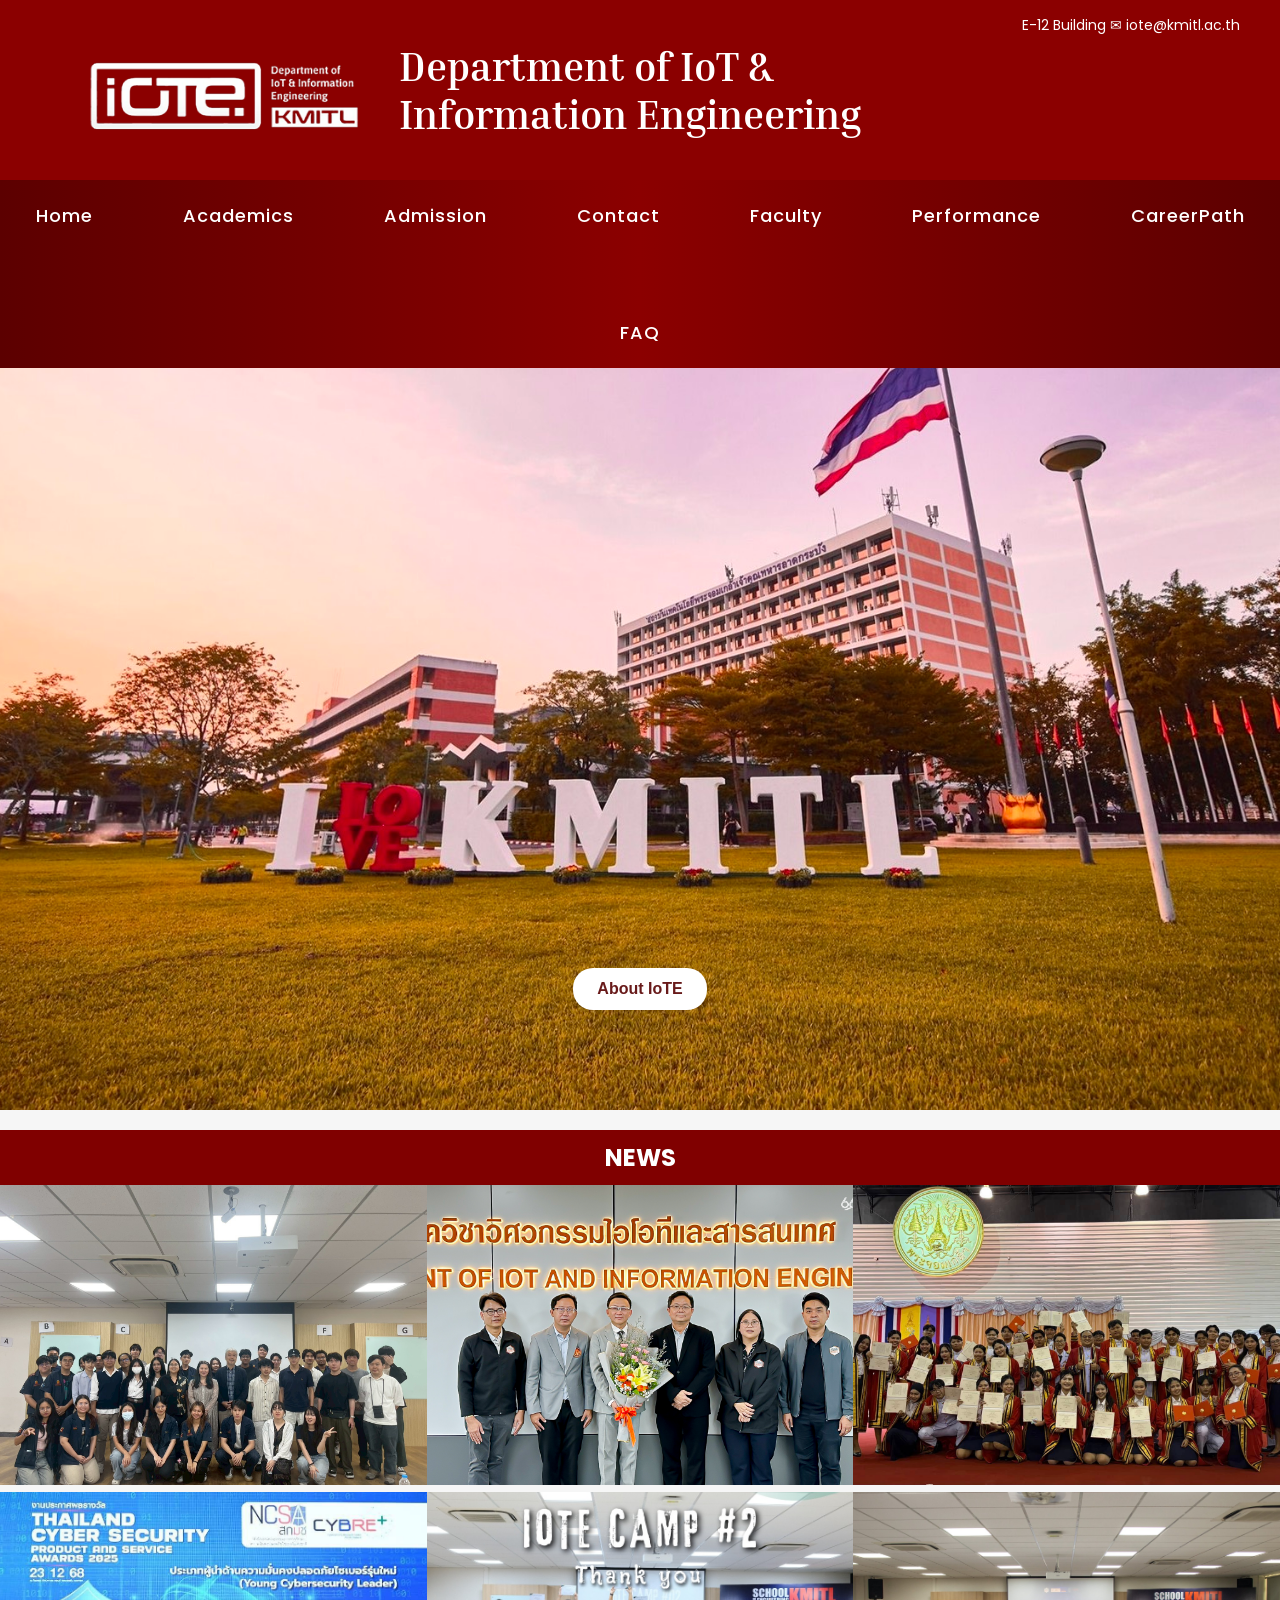
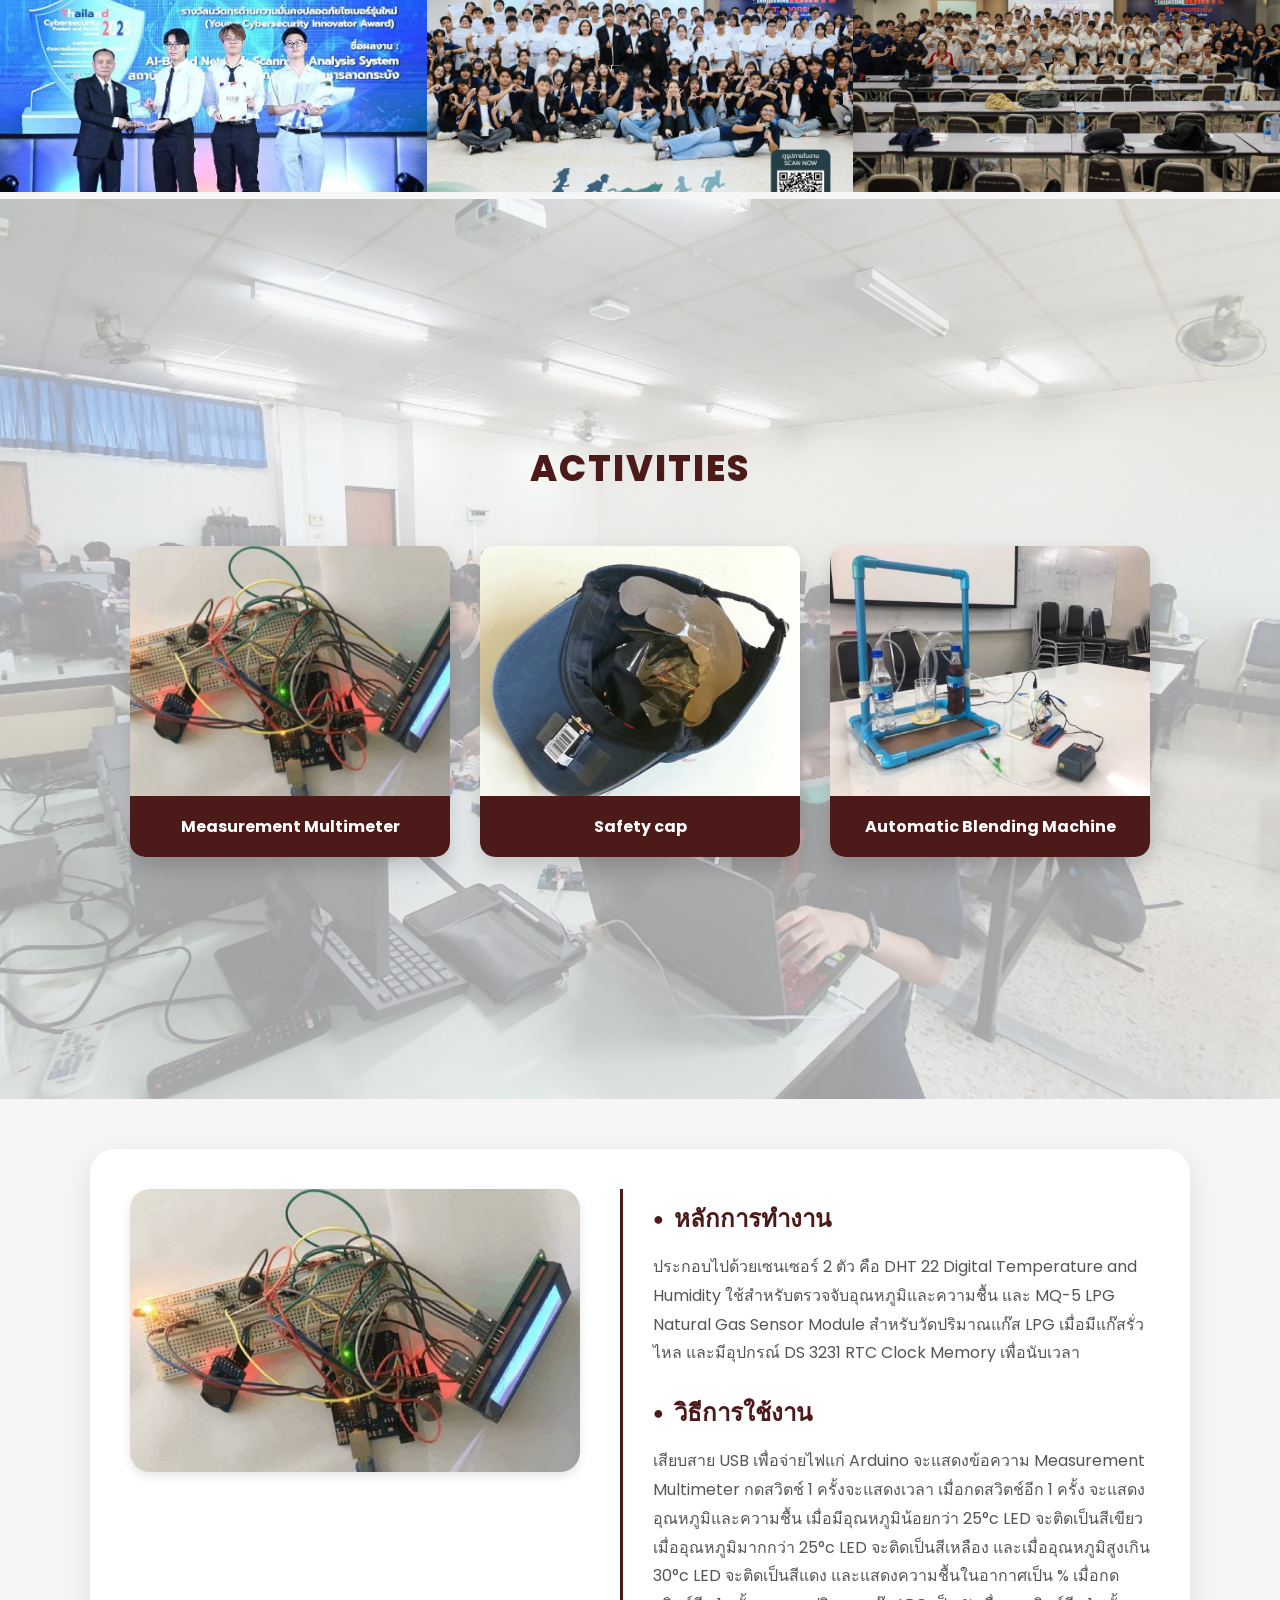
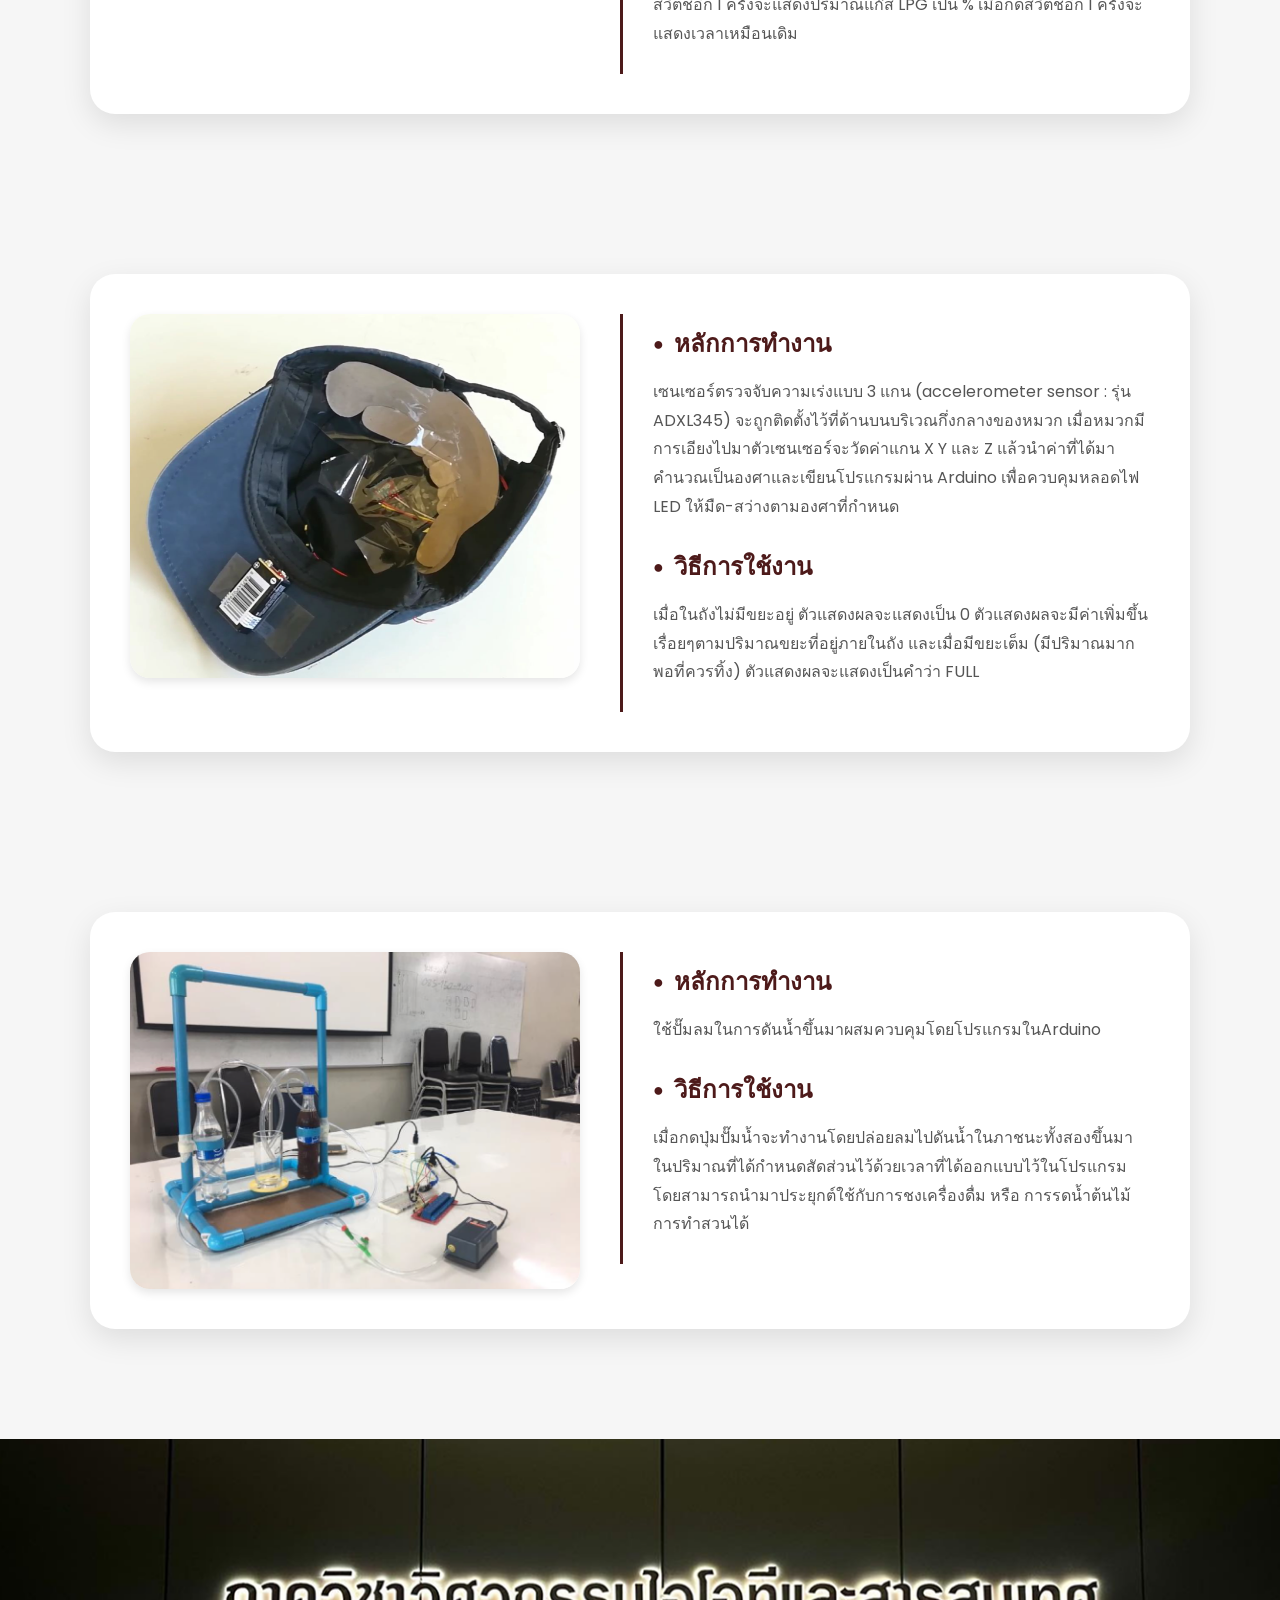
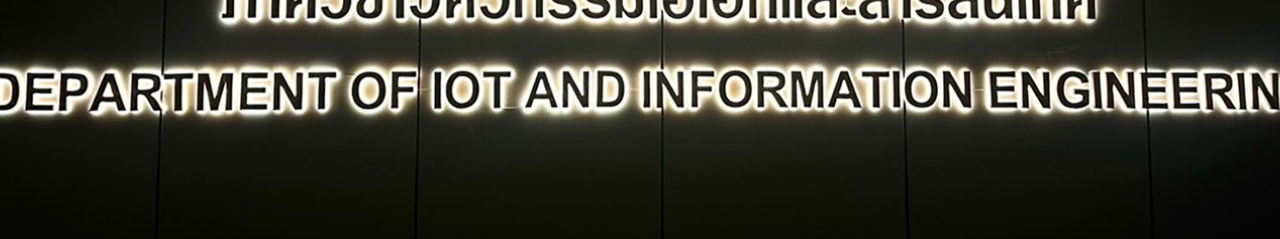
<file: index.html>
<!DOCTYPE html>
<html lang="en">

<head>
    <meta charset="UTF-8">
    <title>Home</title>
    <meta name="viewport" content="width=device-width, initial-scale=1.0">

    <!-- Google Font -->
    <link href="https://fonts.googleapis.com/css2?family=Poppins:wght@300;400;600;700&display=swap" rel="stylesheet">
    <link href="https://fonts.googleapis.com/css2?family=Inria+Serif:wght@300;400;700&display=swap" rel="stylesheet">
    <link href="https://fonts.googleapis.com/css2?family=Instrument+Sans:wght@400;600;700&display=swap"
        rel="stylesheet">
    <!-- CSS -->
    <link rel="stylesheet" href="Home.css">
</head>
<body>
    <!-- HEADER -->
    <div class="header-top">

        <div class="header-left">
            <img src="image/Logo.png" alt="IoT Logo" class="logo">

            <div class="header-title">
                <h1>Department of IoT &</h1>
                <h1>Information Engineering</h1>
            </div>
        </div>

        <div class="header-right">
            <span>E-12 Building</span>
            <span>✉ iote@kmitl.ac.th</span>
        </div>

    </div>
<!-- NAVIGATION -->
    <div class="nav-container">
        <nav>
            <ul>
                <li><a href="index.html">Home</a></li>
                <li><a href="academic.html">Academics</a></li>
                <li><a href="admission.html">Admission</a></li>
    
                <li class="dropdown" tabindex="0">
                    Contact
                    <div class="dropdown-content">
                        <a href="contact.html">IoT System and Information</a>
                        <a href="contact1.html">Dual Degree</a>
                    </div>
                </li>
                
                <li class="dropdown" tabindex="0">
                    Faculty
                    <div class="dropdown-content">
                        <a href="Professor of IoTE.html">Professor of IoT System and Information</a>
                        <a href="Professor of PhysIoTE.html">Professor of Industrial Physics</a>
                    </div>
                </li>
                
                <li><a href="performance.html">Performance</a></li>
                <li><a href="CareerPath.html">CareerPath</a></li>
                <li><a href="FAQ.html">FAQ</a></li>
            </ul>
        </nav>
    </div> 
    <div class="Welcome">
        <a href="about.html"> <button class="welcome-button">About IoTE</button> </a>
    </div>
 
    <!-- News -->
    <section class="news-section">
        <div class="news-header">
            <h2>NEWS</h2>
        </div>
    
        <div class="news-grid">
            <a href="https://www.facebook.com/share/p/17c6GQsfUD/" target="_blank">
                <img src="image/News1.jpg" alt="News 1">
            </a>

            <a href="https://www.facebook.com/share/p/19wuj6HBRP/" target="_blank">
                <img src="image/News2.jpg" alt="News 2">
            </a>

            <a href="https://www.facebook.com/share/p/18HX44JBfQ/" target="_blank">
                <img src="image/News3.jpg" alt="News 3">
            </a>
            <a href="https://www.facebook.com/share/p/1B9YNnEP73/" target="_blank">
                <img src="image/News4.jpg" alt="News 4">
            </a>
            <a href="https://www.facebook.com/share/p/17oUpek5XE/" target="_blank">
                <img src="image/News5.jpg" alt="News 5">
            </a>
            <a href="https://www.facebook.com/share/p/1QXsV5Zorg/" target="_blank">
                <img src="image/News6.jpg" alt="News 6">
            </a>
            
        </div>
    </section>
<!-- Activities -->
<section class="activities-section">
    <div class="activities-bg"></div>
    
    <div class="activities-content">
        <h2 class="activities-title">ACTIVITIES</h2>
        
        <div class="activities-grid">
            <div class="activity-card">
                <div class="image-container">
                    <img src="image/Measurement Multimeter.png" alt="Measurement Multimeter">
                </div>
                <a href="#detail-1" class="activity-btn">Measurement Multimeter</a>
            </div>

            <div class="activity-card">
                <div class="image-container">
                    <img src="image/safetyCap.png" alt="Safety cap">
                </div>
                <a href="#detail-2" class="activity-btn">Safety cap</a>
            </div>

            <div class="activity-card">
                <div class="image-container">
                    <img src="image/blendingMachine.png" alt="Automatic Blending Machine">
                </div>
                <a href="#detail-3" class="activity-btn">Automatic Blending Machine</a>
            </div>
        </div>
    </div>
</section>
<!-- More -->
<section class="activities-more">
    <div class="activities-details-container">
        <div id="detail-1" class="detail-box">
            <img src="image/Measurement Multimeter.png" alt="Detail 1">
            <div class="detail-text">
                <h3>หลักการทำงาน</h3>
                <p>ประกอบไปด้วยเซนเซอร์ 2 ตัว คือ DHT 22 Digital Temperature and Humidity ใช้สำหรับตรวจจับอุณหภูมิและความชื้น และ MQ-5 LPG Natural Gas Sensor Module สำหรับวัดปริมาณแก๊ส LPG เมื่อมีแก๊สรั่วไหล และมีอุปกรณ์ DS 3231 RTC Clock Memory เพื่อนับเวลา</p>
                <h3>วิธีการใช้งาน</h3>
                <p>เสียบสาย USB เพื่อจ่ายไฟแก่ Arduino จะแสดงข้อความ Measurement Multimeter กดสวิตช์ 1 ครั้งจะแสดงเวลา เมื่อกดสวิตช์อีก 1 ครั้ง จะแสดงอุณหภูมิและความชื้น เมื่อมีอุณหภูมิน้อยกว่า 25°c LED จะติดเป็นสีเขียว เมื่ออุณหภูมิมากกว่า 25°c LED จะติดเป็นสีเหลือง และเมื่ออุณหภูมิสูงเกิน 30°c LED จะติดเป็นสีแดง และแสดงความชื้นในอากาศเป็น % เมื่อกดสวิตช์อีก 1 ครั้งจะแสดงปริมาณแก๊ส LPG เป็น % เมื่อกดสวิตช์อีก 1 ครั้งจะแสดงเวลาเหมือนเดิม</p>
            </div>
        </div>
    </div>
      <div class="activities-details-container">
        <div id="detail-2" class="detail-box">
            <img src="image/safetyCap.png" alt="Detail 2">
            <div class="detail-text">
                <h3>หลักการทำงาน</h3>
                <p>เซนเซอร์ตรวจจับความเร่งแบบ 3 แกน (accelerometer sensor : รุ่น ADXL345) จะถูกติดตั้งไว้ที่ด้านบนบริเวณกึ่งกลางของหมวก เมื่อหมวกมีการเอียงไปมาตัวเซนเซอร์จะวัดค่าแกน X Y และ Z แล้วนำค่าที่ได้มาคำนวณเป็นองศาและเขียนโปรแกรมผ่าน Arduino เพื่อควบคุมหลอดไฟ LED ให้มืด-สว่างตามองศาที่กำหนด</p>
                <h3>วิธีการใช้งาน</h3>
                <p>เมื่อในถังไม่มีขยะอยู่ ตัวแสดงผลจะแสดงเป็น 0 ตัวแสดงผลจะมีค่าเพิ่มขึ้นเรื่อยๆตามปริมาณขยะที่อยู่ภายในถัง และเมื่อมีขยะเต็ม (มีปริมาณมากพอที่ควรทิ้ง) ตัวแสดงผลจะแสดงเป็นคำว่า FULL</p>
            </div>
        </div>
    </div>
    <div class="activities-details-container">
        <div id="detail-3" class="detail-box">
            <img src="image/blendingMachine.png" alt="Detail 3">
            <div class="detail-text">
                <h3>หลักการทำงาน</h3>
                <p>ใช้ปั๊มลมในการดันน้ำขึ้นมาผสมควบคุมโดยโปรแกรมในArduino</p>
                <h3>วิธีการใช้งาน</h3>
                <p>เมื่อกดปุ่มปั๊มน้ำจะทำงานโดยปล่อยลมไปดันน้ำในภาชนะทั้งสองขึ้นมาในปริมาณที่ได้กำหนดสัดส่วนไว้ด้วยเวลาที่ได้ออกแบบไว้ในโปรแกรม โดยสามารถนำมาประยุกต์ใช้กับการชงเครื่องดื่ม หรือ การรดน้ำต้นไม้การทำสวนได้</p>
            </div>
        </div>
    </div>
</section>
<div class="footer"> </div>
<script>
document.addEventListener("DOMContentLoaded", function() {
    const dropdowns = document.querySelectorAll('.dropdown');
    dropdowns.forEach(dropdown => {
        dropdown.addEventListener('click', function(e) {
           
            dropdowns.forEach(other => {
                if (other !== dropdown) {
                    other.classList.remove('active');
                }
            });
            
            this.classList.toggle('active');
        });
    });
    document.addEventListener('click', function(e) {
        if (!e.target.closest('.dropdown')) {
            dropdowns.forEach(dropdown => {
                dropdown.classList.remove('active');
            });
        }
    });
});
</script>
</body>
</file>
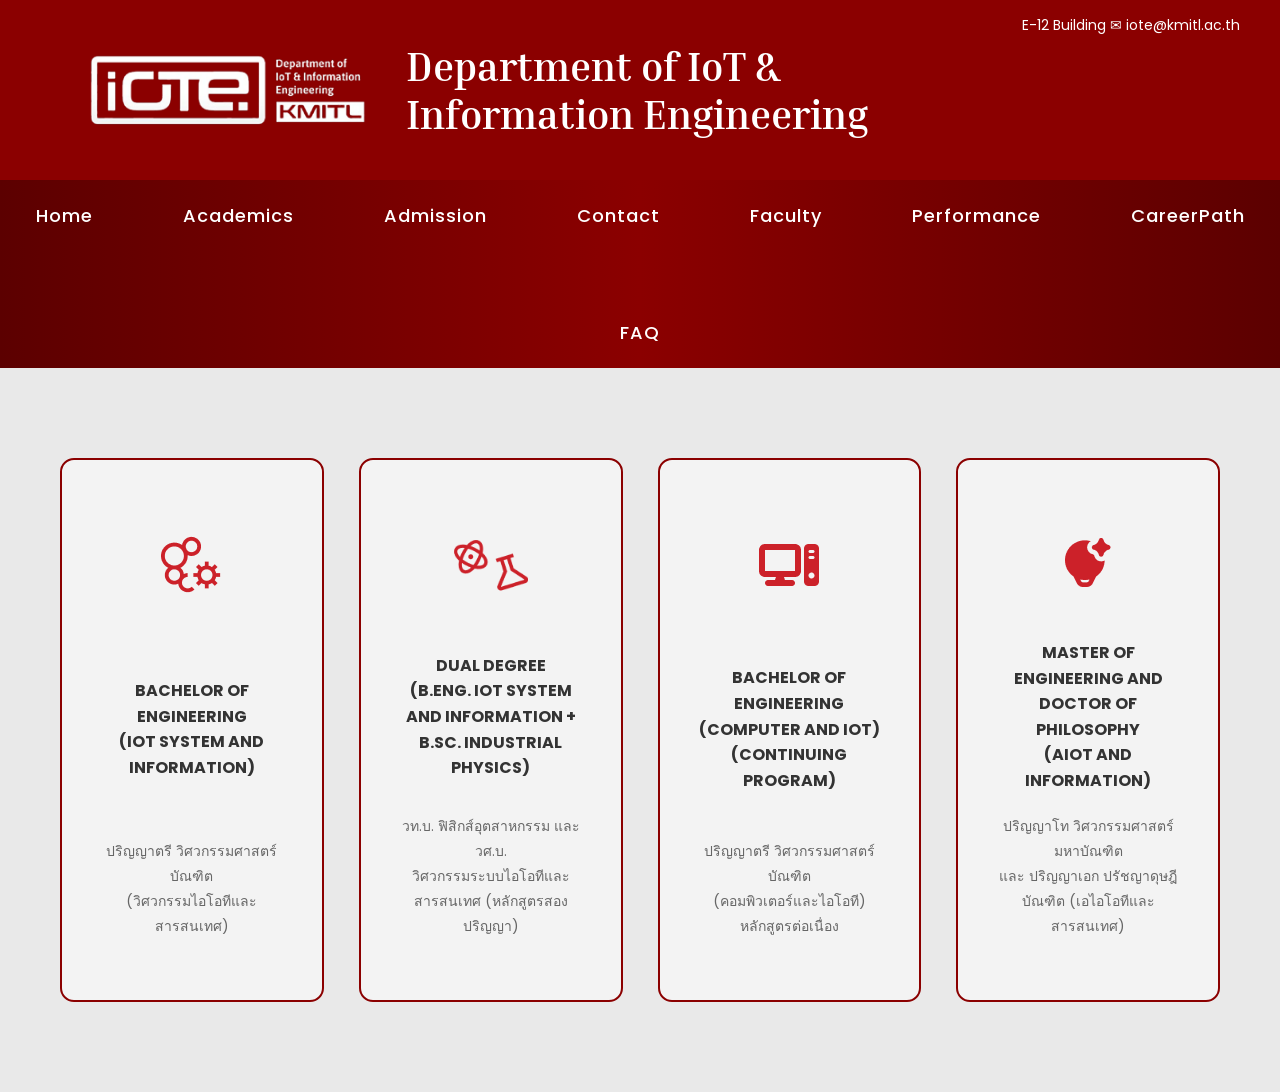
<file: academic.html>
<!DOCTYPE html>
<html lang="en">

<head>
    <meta charset="UTF-8">
    <title>Academics - Lab Security</title>
    <meta name="viewport" content="width=device-width, initial-scale=1.0">

    <!-- Google Font -->
    <link href="https://fonts.googleapis.com/css2?family=Poppins:wght@300;400;600;700&display=swap" rel="stylesheet">
    <link href="https://fonts.googleapis.com/css2?family=Inria+Serif:wght@300;400;700&display=swap" rel="stylesheet">

    <!-- FontAwesome -->
    <link href="https://cdnjs.cloudflare.com/ajax/libs/font-awesome/6.5.0/css/all.min.css" rel="stylesheet">

    <!-- CSS -->
    <link rel="stylesheet" href="Academics.css">
</head>

<body>

    <!-- HEADER -->
    <div class="header-top">
        <div class="header-left">
            <img src="pic/LogoIOT.png" alt="IoT Logo" class="logo">
            <div class="header-title">
                <h1>Department of IoT &</h1>
                <h1>Information Engineering</h1>
            </div>
        </div>

        <div class="header-right">
            <span>E-12 Building</span>
            <span>✉ iote@kmitl.ac.th</span>
        </div>
    </div>

<!-- NAVIGATION -->
    <div class="nav-container">
        <nav>
            <ul>
                <li><a href="index.html">Home</a></li>
                <li><a href="academic.html">Academics</a></li>
                <li><a href="admission.html">Admission</a></li>
    
                <li class="dropdown" tabindex="0">
                    Contact
                    <div class="dropdown-content">
                        <a href="contact.html">IoT System and Information</a>
                        <a href="contact1.html">Dual Degree</a>
                    </div>
                </li>
                
                <li class="dropdown" tabindex="0">
                    Faculty
                    <div class="dropdown-content">
                        <a href="Professor of IoTE.html">Professor of IoT System and Information</a>
                        <a href="Professor of PhysIoTE.html">Professor of Industrial Physics</a>
                    </div>
                </li>
                
                <li><a href="performance.html">Performance</a></li>
                <li><a href="CareerPath.html">CareerPath</a></li>
                <li><a href="FAQ.html">FAQ</a></li>
            </ul>
        </nav>
    </div> 

    <!-- PROGRAM SECTION -->
    <section class="program-section">
        <div class="program-container">

            <!-- CARD 1 -->
            <a href="Bachelor_of_Engineering.html" class="card-link">
                <div class="program-card">
                    <div class="program-icon">
                        <img src="pic/Icon_iote1.png" alt="IoT Icon 1">
                    </div>
                    <h3>
                        BACHELOR OF ENGINEERING<br>
                        (IOT SYSTEM AND INFORMATION)
                    </h3>
                    <p>
                        ปริญญาตรี วิศวกรรมศาสตร์บัณฑิต<br>
                        (วิศวกรรมไอโอทีและสารสนเทศ)
                    </p>
                </div>
            </a>

            <!-- CARD 2 -->
            <a href="Dual-degree.html" class="card-link">
                <div class="program-card">
                    <div class="program-icon">
                        <img src="pic/Icon_iote2.png" alt="IoT Icon 2">
                    </div>
                    <h3>
                        DUAL DEGREE <br>
                        (B.ENG. IOT SYSTEM AND INFORMATION + B.SC. INDUSTRIAL PHYSICS)
                    </h3>
                    <p>
                        วท.บ. ฟิสิกส์อุตสาหกรรม และ วศ.บ.<br>
                        วิศวกรรมระบบไอโอทีและสารสนเทศ (หลักสูตรสองปริญญา)
                    </p>
                </div>
            </a>

            <!-- CARD 3 -->
            <a href="https://drive.google.com/file/d/17Cr1Pr2UA5CFrj59IzT3AmSAj3aKSIFm/view" class="card-link">
                <div class="program-card">
                    <div class="program-icon">
                        <img src="pic/Icon_iotecom.png" alt="IoT Computer Icon">
                    </div>
                    <h3>
                        BACHELOR OF ENGINEERING<br>
                        (COMPUTER AND IOT)<br>
                        (CONTINUING PROGRAM)
                    </h3>
                    <p>
                        ปริญญาตรี วิศวกรรมศาสตร์บัณฑิต<br>
                        (คอมพิวเตอร์และไอโอที) หลักสูตรต่อเนื่อง
                    </p>
                </div>
            </a>

            <!-- CARD 4 -->
            <a href="https://drive.google.com/file/d/16r4SkgENrTD4TjJB5EYgHcaTzqGkHYHr/view" class="card-link">
                <div class="program-card">
                    <div class="program-icon">
                        <img src="pic/Icon_ioteto.png" alt="IoT Master Icon">
                    </div>
                    <h3>
                        MASTER OF ENGINEERING AND DOCTOR OF PHILOSOPHY<br>
                        (AIOT AND INFORMATION)
                    </h3>
                    <p>
                        ปริญญาโท วิศวกรรมศาสตร์มหาบัณฑิต<br>
                        และ ปริญญาเอก ปรัชญาดุษฎีบัณฑิต (เอไอโอทีและสารสนเทศ)
                    </p>
                </div>
            </a>

        </div>
    </section>

</html>
</file>
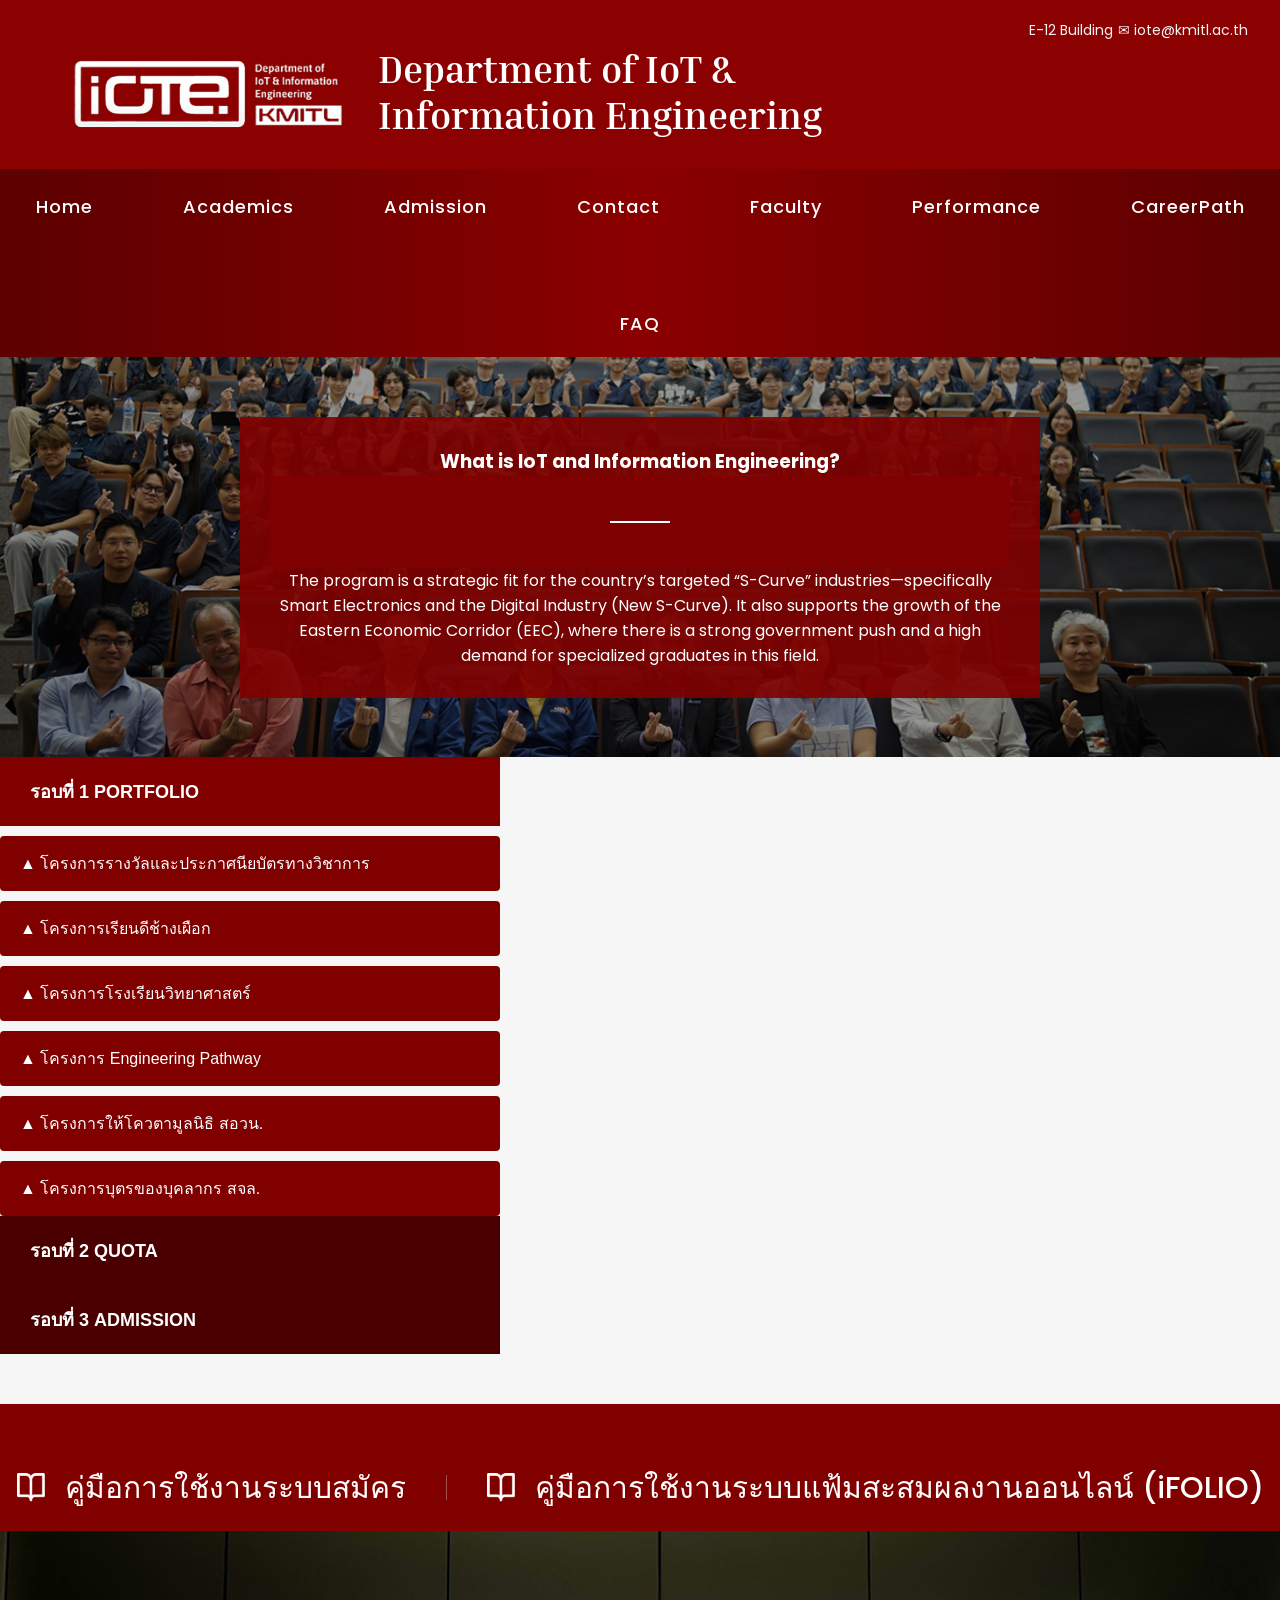
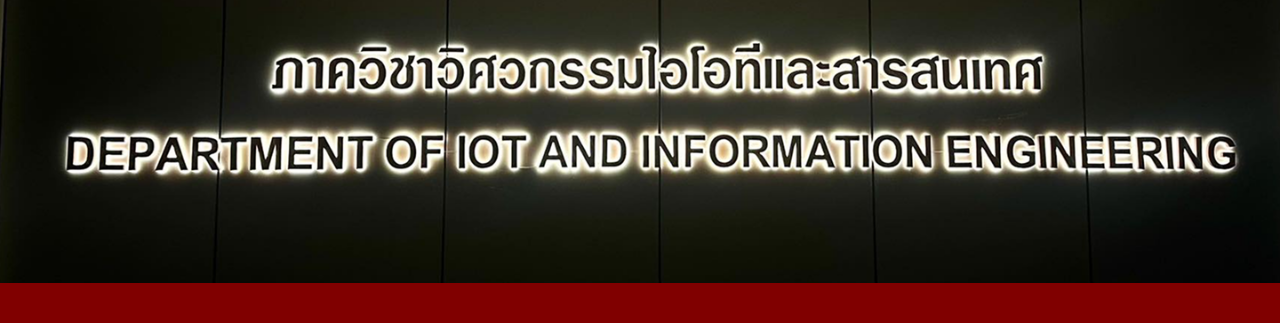
<file: admission.html>
<!DOCTYPE html>
<html lang="th">

<head>
    <meta charset="UTF-8">
    <meta name="viewport" content="width=device-width, initial-scale=1.0">
    <title>Admission - IoT & Information Engineering</title>
    <link rel="stylesheet" href="admission.css">

    <link href="https://fonts.googleapis.com/css2?family=Poppins:wght@300;400;600;700&display=swap" rel="stylesheet">
    <link href="https://fonts.googleapis.com/css2?family=Inria+Serif:wght@300;400;700&display=swap" rel="stylesheet">
    <link href="https://fonts.googleapis.com/css2?family=Instrument+Sans:wght@400;600;700&display=swap"
        rel="stylesheet">

</head>

<body>
    <div class="sticky-top"></div>
    <header class="main-header">
        <div class="top-bar">
            <div class="top-right">
                <span>E-12 Building</span>
                <span>✉ iote@kmitl.ac.th</span>
            </div>
        </div>

        <div class="logo-bar">
            <img src="assets/Logo.png" alt="IoT Logo" class="logo">
            <div class="header-title">
                <h1>Department of IoT &<br>Information Engineering</h1>
            </div>
        </div>
    </header>
    <nav>
        <ul>
        </ul>
    </nav>
    </div>

    <nav>
        <ul>
            <li><a href="index.html">Home</a></li>
            <li><a href="academic.html">Academics</a></li>
            <li><a href="admission.html">Admission</a></li>
            <li class="dropdown" tabindex="0">
                Contact
                <div class="dropdown-content">
                    <a href="contact.html">IoT System and Information</a>
                    <a href="contact1.html">Dual Degree</a>
                </div>
            </li>

            <li class="dropdown" tabindex="0">
                Faculty
                <div class="dropdown-content">
                    <a href="Professor of IoTE.html">Professor of IoT System and Information</a>
                    <a href="Professor of PhysIoTE.html">Professor of Industrial Physics</a>
                </div>
            </li>
            <li><a href="performance.html">Performance</a></li>
            <li><a href="CareerPath.html">CareerPath</a></li>
            <li><a href="FAQ.html">FAQ</a></li>
        </ul>
    </nav>

    <section class="hero">
        <div class="hero-box">
            <h3>What is IoT and Information Engineering?</h3>
            <div class="hero-box">
                <div class="white-line"></div>
            </div>
            <p>The program is a strategic fit for the country’s targeted “S-Curve” industries—specifically Smart
                Electronics and the Digital Industry (New S-Curve). It also supports the growth of the Eastern Economic
                Corridor (EEC), where there is a strong government push and a high demand for specialized graduates in
                this field.</p>
        </div>
    </section>

    <section class="rounds">
        <div class="round-container">
            <div class="round-buttons">

                <div class="group">
                    <button class="main-round-btn active" onclick="switchRound('portfolio', event)">
                        รอบที่ 1 PORTFOLIO
                    </button>
                    <div id="sub-portfolio" class="sub-projects show">
                        <div class="sub-group">
                            <button class="sub-btn" onclick="toggleDetail('detail-awards', this); hideImage()">▲
                                โครงการรางวัลและประกาศนียบัตรทางวิชาการ</button>
                            <div id="detail-awards" class="quota-detail-content"
                                style="padding: 20px; background: #fff5f5; border-left: 5px solid #8B0000;">
                                <strong>คุณสมบัติเฉพาะ:</strong>
                                <ul>
                                    <li>รับผู้สมัครที่จบจาก รร. หลักสูตรแกนกลาง</li>
                                    <li>รับผู้สมัครที่จบจาก รร. หลักสูตรนานาชาติ</li>
                                    <li>รับผู้สมัครที่จบจาก รร. หลักสูตรอาชีวะ</li>
                                    <li>
                                        ผู้สมัครจะต้องมีผลการเรียนเฉลี่ยสะสมรวมอย่างน้อย 5 ภาคการศึกษา ไม่น้อยกว่า 3.50
                                    </li>
                                    <li>
                                        เป็นผู้ที่เคยได้รับรางวัลการแข่งขันในระดับชาติหรือระดับนานาชาติอย่างน้อย 1
                                        รายการ
                                        ทางด้านคณิตศาสตร์และวิทยาศาสตร์หรือเทคโนโลยีที่เกี่ยวข้องกับสาขาวิชาที่สมัคร
                                        ทั้งนี้ต้องเป็นงานที่จัดขึ้นโดยหน่วยงานซึ่งเป็นที่ยอมรับ อย่างกว้างขวาง
                                    </li>
                                    <li>
                                        เป็นผู้ไม่มีโรคสำคัญที่เป็นอุปสรรคต่อการศึกษา
                                    </li>
                                    <li>
                                        จำนวนที่เปิดรับ
                                        30 คน (รับร่วมกัน)
                                    </li>
                                    <strong>รายละเอียดเพิ่มเติม:
                                        https://new.reg.kmitl.ac.th/admission/#/ </strong>
                                </ul>
                            </div>
                        </div>

                        <div class="sub-group">
                            <button class="sub-btn" onclick="toggleDetail('detail-white-elephant', this); hideImage()">▲
                                โครงการเรียนดีช้างเผือก</button>
                            <div id="detail-white-elephant" class="quota-detail-content"
                                style="padding: 15px; background: #fff5f5; border-left: 4px solid #800000;">
                                <strong>คุณสมบัติเฉพาะ:</strong>
                                <ul>
                                    <li>รับผู้สมัครที่จบจาก รร. หลักสูตรแกนกลาง</li>
                                    <li>
                                        รับผู้สมัครที่จบจาก รร. หลักสูตรนานาชาติ
                                    </li>
                                    <li>โรงเรียนมีสิทธิ์เสนอชื่อนักเรียนได้ตามจํานวนและต้องให้นักเรียนที่มีผลการเรียนเฉลี่ยรวมอย่างน้อย
                                        5 ภาคการศึกษา (ในระดับชั้นมัธยมศึกษาปีที่ 4-6) สูงที่สุด
                                        ได้รับสิทธิ์ในการส่งรายชื่อก่อนเสมอ
                                    </li>
                                    <li>
                                        จำนวนที่เปิดรับ
                                        30 คน (รับร่วมกัน)
                                    </li>
                                    <strong>รายละเอียดเพิ่มเติม:
                                        https://new.reg.kmitl.ac.th/admission/#/ </strong>
                                </ul>
                            </div>
                        </div>

                        <div class="sub-group">
                            <button class="sub-btn" onclick="toggleDetail('detail-science-school', this)">▲
                                โครงการโรงเรียนวิทยาศาสตร์</button>
                            <div id="detail-science-school" class="quota-detail-content"
                                style="padding: 15px; background: #fff5f5; border-left: 4px solid #800000;">
                                <strong>คุณสมบัติเฉพาะ:</strong>
                                <ul>
                                    <li>รับผู้สมัครที่จบจาก รร. หลักสูตรแกนกลาง</li>
                                    <li>รับผู้สมัครที่จบจาก รร. หลักสูตรนานาชาติ</li>
                                    <li>เป็นผู้ไม่มีโรคสำคัญที่เป็นอุปสรรคต่อการศึกษา</li>
                                    <li>ผู้สมัครจะต้องมีผลการเรียนเฉลี่ยสะสมรวมอย่างน้อย 5 ภาคการศึกษา ไม่น้อยกว่า 3.00
                                    </li>
                                    <li>
                                        เป็นผู้ที่มีผลงาน รางวัล หรือประกาศนียบัตร
                                    </li>
                                    <li>
                                        เป็นผู้ที่กำลังศึกษาระดับชั้นมัธยมศึกษาปีที่ 6
                                        (สายวิทยาศาสตร์และคณิตศาสตร์)ในโรงเรียนวิทยาศาสตร์
                                        หรือโรงเรียนที่มีโครงการห้องเรียนพิเศษด้านวิทยาศาสตร์
                                        คณิตศาสตร์หรือโรงเรียนที่มีการจัดการเรียนสอนให้แก่ผู้มีความสามารถ
                                        พิเศษด้านคณิตศาสตร์และวิทยาศาสตร์
                                    </li>
                                    <li>
                                        จำนวนที่เปิดรับ
                                        30 คน (รับร่วมกัน)
                                    </li>
                                    <strong>รายละเอียดเพิ่มเติม:
                                        https://new.reg.kmitl.ac.th/admission/#/ </strong>
                                </ul>
                            </div>
                        </div>

                        <div class="sub-group">
                            <button class="sub-btn" onclick="toggleDetail('detail-pathway', this)">▲ โครงการ Engineering
                                Pathway</button>
                            <div id="detail-pathway" class="quota-detail-content"
                                style="padding: 15px; background: #fff5f5; border-left: 4px solid #800000;">
                                <strong>คุณสมบัติเฉพาะ:</strong>
                                <ul>
                                    <li>รับผู้สมัครที่จบจาก รร. หลักสูตรแกนกลาง
                                    </li>
                                    <li>
                                        รับผู้สมัครที่จบจาก รร. หลักสูตรนานาชาติ
                                    </li>
                                    <li>
                                        เป็นผู้ไม่มีโรคสำคัญที่เป็นอุปสรรคต่อการศึกษา
                                    </li>
                                    <li>
                                        ผู้สมัครจะต้องมีผลการเรียนเฉลี่ยสะสมรวมอย่างน้อย 5 ภาคการศึกษา ไม่น้อยกว่า 3.00
                                    </li>
                                    <li>
                                        เป็นผู้ที่เข้าร่วมเรียนในโครงการ Pre-Engineering School
                                        ที่จัดโดยคณะวิศวกรรมศาสตร์ สจล. และได้คะแนนเฉลี่ยสะสมรวมอย่างน้อย 3.5
                                        จากการเรียน 6 วิชา
                                    </li>
                                    <li>
                                        จำนวนที่เปิดรับ
                                        30 คน (รับร่วมกัน)
                                    </li>
                                    <strong>รายละเอียดเพิ่มเติม:
                                        https://new.reg.kmitl.ac.th/admission/#/ </strong>
                                </ul>
                            </div>
                        </div>

                        <div class="sub-group">
                            <button class="sub-btn" onclick="toggleDetail('detail-posn', this)">▲ โครงการให้โควตามูลนิธิ
                                สอวน.</button>
                            <div id="detail-posn" class="quota-detail-content"
                                style="padding: 15px; background: #fff5f5; border-left: 4px solid #800000;">
                                <strong>คุณสมบัติเฉพาะ:</strong>
                                <ul>
                                    <li>รับผู้สมัครที่จบจาก รร. หลักสูตรแกนกลาง
                                    </li>
                                    <li>
                                        รับผู้สมัครที่จบจาก รร. หลักสูตรนานาชาติ
                                    </li>
                                    <li>
                                        เป็นผู้ไม่มีโรคสำคัญที่เป็นอุปสรรคต่อการศึกษา
                                    </li>
                                    <li>
                                        สำเร็จการศึกษาหรือกำลังศึกษาระดับชั้นมัธยมศึกษาปีที่ 6 (สายวิทยาศาสตร์ –
                                        คณิตศาสตร์และแผนการเรียนศิลป์ – คำนวณ)
                                    </li>
                                    <li>
                                        ต้องมีผลการเรียนเฉลี่ยสะสมรวมอย่างน้อยรวม 4 ภาคการศึกษา ไม่น้อยกว่า 2.75
                                    </li>
                                    <li>
                                        เป็นผู้สำเร็จการอบรมค่าย 2 ของมูลนิธิ สอวน. จำนวนที่เปิดรับ 40 คน
                                        (รวมทุกหลักสูตร)
                                    </li>
                                    <strong>รายละเอียดเพิ่มเติม:
                                        https://new.reg.kmitl.ac.th/admission/#/ </strong>
                                </ul>
                            </div>
                        </div>

                        <div class="sub-group">
                            <button class="sub-btn" onclick="toggleDetail('detail-staff-child', this)"> ▲
                                โครงการบุตรของบุคลากร สจล.</button>
                            <div id="detail-staff-child" class="quota-detail-content"
                                style="padding: 15px; background: #fff5f5; border-left: 4px solid #800000;">
                                <strong>คุณสมบัติเฉพาะ:</strong>
                                <ul>
                                    <li>รับผู้สมัครที่จบจาก รร. หลักสูตรแกนกลาง</li>
                                    <li>
                                        รับผู้สมัครที่จบจาก รร. หลักสูตรนานาชาติ
                                    </li>
                                    <li>
                                        เป็นผู้ไม่มีโรคสำคัญที่เป็นอุปสรรคต่อการศึกษา
                                    </li>
                                    <li>
                                        สำเร็จการศึกษาหรือกำลังศึกษาระดับชั้นมัธยมศึกษาปีที่ 6 (สายวิทยาศาสตร์ –
                                        คณิตศาสตร์และแผนการเรียนศิลป์ – คำนวณ)
                                    </li>
                                    <li>
                                        ต้องมีผลการเรียนเฉลี่ยสะสมรวมอย่างน้อยรวม 5 ภาคการศึกษา ไม่น้อยกว่า 2.75
                                    </li>
                                    <li>
                                        ผู้สมัครต้องเป็นบุตรโดยชอบด้วยกฎหมายของพนักงานสถาบัน ข้าราชการ
                                        หรือลูกจ้างประจำของสถาบันเทคโนโลยีพระจอมเกล้าเจ้าคุณทหารลาดกระบังเท่านั้น
                                        ซึ่งยกเว้นบุตรบุญธรรม
                                    </li>
                                    <strong>รายละเอียดเพิ่มเติม:
                                        https://new.reg.kmitl.ac.th/admission/#/ </strong>
                                </ul>
                            </div>
                        </div>
                    </div>
                </div>

                <div class="group">
                    <button class="main-round-btn" onclick="switchRound('quota', event)">
                        รอบที่ 2 QUOTA
                    </button>
                    <div id="sub-quota" class="sub-projects">

                        <div class="sub-group">
                            <button class="sub-btn" onclick="toggleDetail('detail-quota-good', this)">▲
                                โควตาเรียนดี</button>
                            <div id="detail-quota-good" class="quota-detail-content"
                                style="display:none; padding: 15px; background: #fff5f5; border-left: 4px solid #800000;">
                                <strong>คุณสมบัติเฉพาะ:</strong>
                                <ul>
                                    <li>รับผู้สมัครที่จบจาก รร. หลักสูตรแกนกลาง</li>
                                    <li>รับผู้สมัครที่จบจาก รร. หลักสูตรนานาชาติ</li>
                                    <li>รับผู้สมัครที่จบจาก รร. หลักสูตรอาชีวะ</li>
                                    <li>มีผลการเรียนเฉลี่ยสะสมรวมอย่างน้อยรวม 5 ภาคการศึกษา ไม่น้อยกว่า 3.00</li>
                                </ul>
                                <strong>รายละเอียดเพิ่มเติม: https://new.reg.kmitl.ac.th/admission/#/ </strong>
                            </div>
                        </div>

                        <div class="sub-group">
                            <button class="sub-btn" onclick="toggleDetail('detail-quota-eng', this)">▲ โควตากิจกรรม
                                K-Engineering </button>
                            <div id="detail-quota-eng" class="quota-detail-content"
                                style="display:none; padding: 15px; background: #fff5f5; border-left: 4px solid #800000;">
                                <strong>คุณสมบัติเฉพาะ:</strong>
                                <ul>
                                    <li>รับผู้สมัครที่จบจาก รร. หลักสูตรแกนกลาง</li>
                                    <li>รับผู้สมัครที่จบจาก รร. หลักสูตรนานาชาติ</li>
                                    <li>มีผลการเรียนเฉลี่ยสะสมรวมอย่างน้อยรวม 5 ภาคการศึกษา ไม่น้อยกว่า 2.75</li>
                                    <li>เป็นผู้ที่ผ่านการเข้าร่วมกิจกรรมและได้รับประกาศนียบัตรในโครงการทางวิชาการกับ คณะ
                                        วิศวกรรมศาสตร์ สจล.</li>
                                </ul>
                                <strong>รายละเอียดเพิ่มเติม: https://new.reg.kmitl.ac.th/admission/#/ </strong>
                            </div>
                        </div>

                        <div class="sub-group">
                            <button class="sub-btn" onclick="toggleDetail('detail-quota-one', this)">▲ โควตา KMITL
                                One</button>
                            <div id="detail-quota-one" class="quota-detail-content"
                                style="display:none; padding: 15px; background: #fff5f5; border-left: 4px solid #800000;">
                                <strong>คุณสมบัติเฉพาะ:</strong>
                                <ul>
                                    <li>รับผู้สมัครที่จบจาก รร. หลักสูตรแกนกลาง</li>
                                    <li>รับผู้สมัครที่จบจาก รร. หลักสูตรนานาชาติ</li>
                                    <li>มีผลการเรียนเฉลี่ยสะสมรวมอย่างน้อยรวม 5 ภาคการศึกษา ไม่น้อยกว่า 2.75</li>
                                    <li>เป็นผู้ที่ผ่านการเข้าร่วมกิจกรรมและได้รับประกาศนียบัตรในโครงการทางวิชาการกับ คณะ
                                        วิศวกรรมศาสตร์ สจล.</li>
                                </ul>
                                <strong>รายละเอียดเพิ่มเติม: https://new.reg.kmitl.ac.th/admission/#/ </strong>
                            </div>
                        </div>

                    </div>
                </div>
                <div class="group">
                    <button class="main-round-btn" onclick="switchRound('admission', event)">
                        รอบที่ 3 ADMISSION
                    </button>

                    <div id="sub-admission" class="sub-projects">
                        <div class="sub-group">
                            <button class="sub-btn" onclick="toggleDetail('detail-admission-info', this)">▲
                                ADMISSION</button>

                            <div id="detail-admission-info" class="quota-detail-content"
                                style="display:none; padding: 15px; background: #fff5f5; border-left: 4px solid #800000;">

                                <strong>คุณสมบัติเฉพาะ:</strong>
                                <ul>
                                    <li>รับผู้สมัครที่จบจาก รร. หลักสูตรแกนกลาง</li>
                                    <li>รับผู้สมัครที่จบจาก รร. หลักสูตรนานาชาติ</li>
                                    <li>รับผู้สมัครที่จบจาก รร. หลักสูตรอาชีวะ</li>
                                </ul>

                                <strong>เงื่อนไขการรับ:</strong>
                                <ul>
                                    <li>กำลังศึกษาหรือสำเร็จการศึกษาระดับมัธยมศึกษาตอนปลายสาย วิทย์-คณิต
                                        หรือประกาศนียบัตรวิชาชีพ (ปวช.) สายช่างอุตสาหกรรม</li>
                                    <li>ผู้สมัครต้องมีคะแนน TGAT, TPAT3, A-level Math 1 และ Physics</li>
                                </ul>

                                <strong>การคำนวณคะแนน:</strong>
                                <ul>
                                    <li>ความถนัดทั่วไป (TGAT): 20%</li>
                                    <li>ความถนัดวิทยาศาสตร์ เทคโนโลยี วิศวกรรมศาสตร์ (TPAT3): 25%</li>
                                    <li>A-Level คณิตศาสตร์ประยุกต์ 1 (พื้นฐาน+เพิ่มเติม): 25%</li>
                                    <li>A-Level ฟิสิกส์: 30%</li>
                                </ul>

                                <strong>จำนวนที่เปิดรับ:</strong>
                                <ul>
                                    <li>5 คน</li>
                                </ul>
                                <strong>รายละเอียดเพิ่มเติม: https://new.reg.kmitl.ac.th/admission/#/ </strong>
                            </div>
                        </div>
                    </div>
                </div>
            </div>
        </div>
        <div class="round-image hide" id="target-image">
            <img id="display-img" src="assets/Admission1.png" alt="Admission Detail">
        </div>

        </div>
    </section>
    <footer class="footer">
        <div class="footer-guide-bar">
            <div class="container">
                <a href="https://new.reg.kmitl.ac.th/admission/#/help" target="_blank" class="guide-link">
                    <img src="assets/icon-book.png" alt="icon" class="footer-icon">
                    <span>คู่มือการใช้งานระบบสมัคร</span>
                </a>
                <div class="v-line"></div> <a href="https://ifolio.kmitl.ac.th/" target="_blank" class="guide-link">
                    <img src="assets/icon-book.png" alt="icon" class="footer-icon">
                    <span>คู่มือการใช้งานระบบแฟ้มสะสมผลงานออนไลน์ (iFOLIO)</span>
                </a>
            </div>
        </div>

        <div class="footer-banner">
            <img src="assets/Admission3.png" alt="KMITL Admission Footer">
        </div>
    </footer>

    <script>

        function switchRound(round, event) {
            const imgElement = document.getElementById('display-img');
            const images = {
                'portfolio': 'assets/Admission1.png',
                'quota': 'assets/Admission1.png',
                'admission': 'assets/Admission1.png'
            };


            document.querySelectorAll('.quota-detail-content').forEach(d => d.style.display = 'none');
            document.querySelectorAll('.sub-btn').forEach(b => {
                b.innerText = b.innerText.replace('▼', '▲');
            });



            if (imgElement) {
                imgElement.style.opacity = 0;
                setTimeout(() => {
                    imgElement.src = images[round] || images['portfolio'];
                    imgElement.style.opacity = 1;
                }, 200);
            }


            document.querySelectorAll('.main-round-btn').forEach(btn => btn.classList.remove('active'));
            if (event) event.currentTarget.classList.add('active');


            document.querySelectorAll('.sub-projects').forEach(el => el.classList.remove('show'));
            const targetSub = document.getElementById('sub-' + round);
            if (targetSub) targetSub.classList.add('show');
        }


        function toggleDetail(detailId, btn) {
            const detail = document.getElementById(detailId);
            const isHidden = (detail.style.display === "none" || detail.style.display === "");

            if (isHidden) {

                detail.style.display = "block";
                btn.innerText = btn.innerText.replace('▲', '▼');

            } else {
                detail.style.display = "none";
                btn.innerText = btn.innerText.replace('▼', '▲');
            }
        }
        function hideImage() {
            const imgBox = document.querySelector('.round-image');
            if (imgBox) {
                imgBox.style.display = 'none';
            }
        }
    </script>
    <script>
        function removeImage() {

            const imageElement = document.querySelector('.round-image');

            if (imageElement) {
                imageElement.remove();
            }
        }
        window.onload = function () {

            const allDetails = document.querySelectorAll('.detail-content');
            allDetails.forEach(detail => {
                detail.style.display = 'none';
            });


            const activeButtons = document.querySelectorAll('.sub-btn.active');
            activeButtons.forEach(btn => {
                btn.classList.remove('active');
            });


            const imgBox = document.querySelector('.round-image');
            if (imgBox) {
                imgBox.classList.add('hide');
            }
        };
    </script>
    <script>
        if ('ontouchstart' in window || navigator.maxTouchPoints > 0) {
            document.querySelectorAll('li.dropdown').forEach(function (dropdown) {

                dropdown.addEventListener('click', function (e) {
                    e.stopPropagation();
                    const isOpen = dropdown.classList.contains('open');

                    // ปิดทุก dropdown ก่อน
                    document.querySelectorAll('li.dropdown').forEach(d => d.classList.remove('open'));

                    // ถ้ายังไม่เปิด ให้เปิด
                    if (!isOpen) {
                        dropdown.classList.add('open');
                    }
                });
            });

            // แตะที่อื่นแล้วปิดทั้งหมด
            document.addEventListener('click', function () {
                document.querySelectorAll('li.dropdown').forEach(d => d.classList.remove('open'));
            });
        }
    </script>
</body>

</html>
</file>
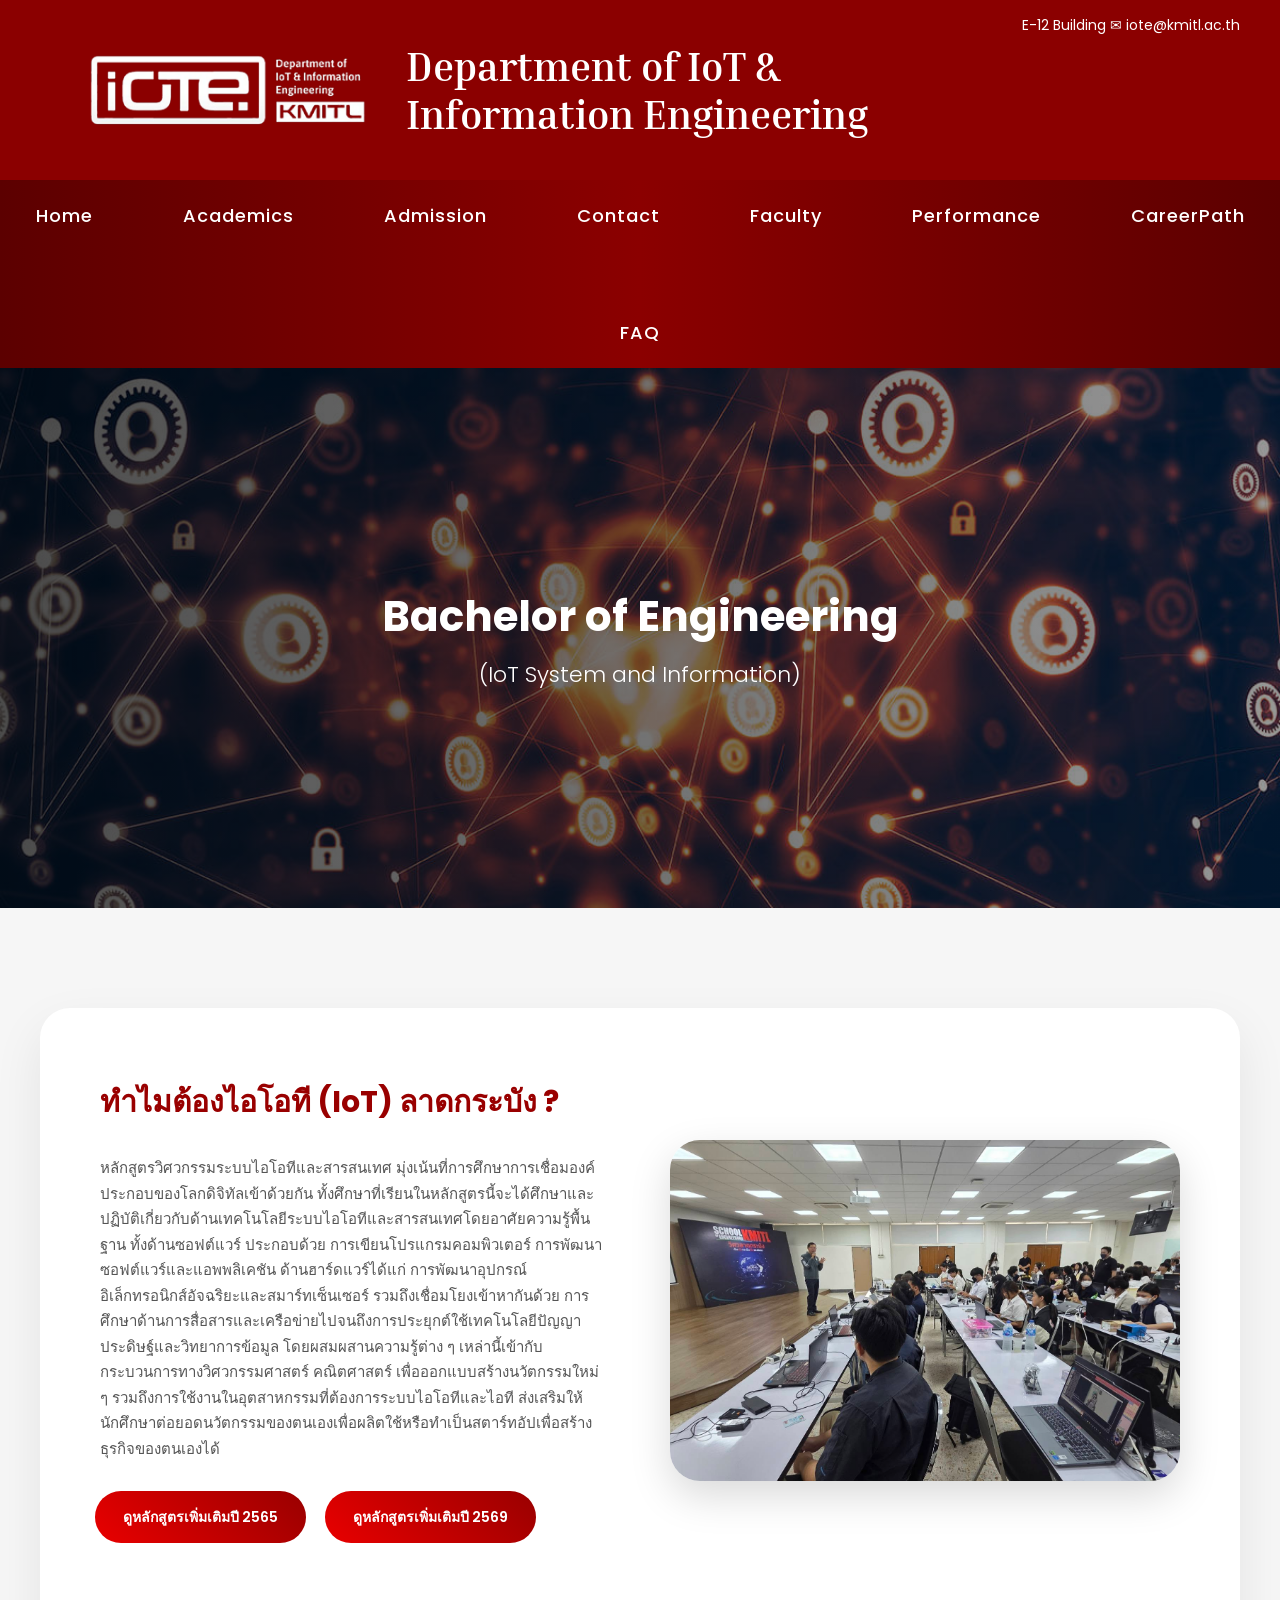
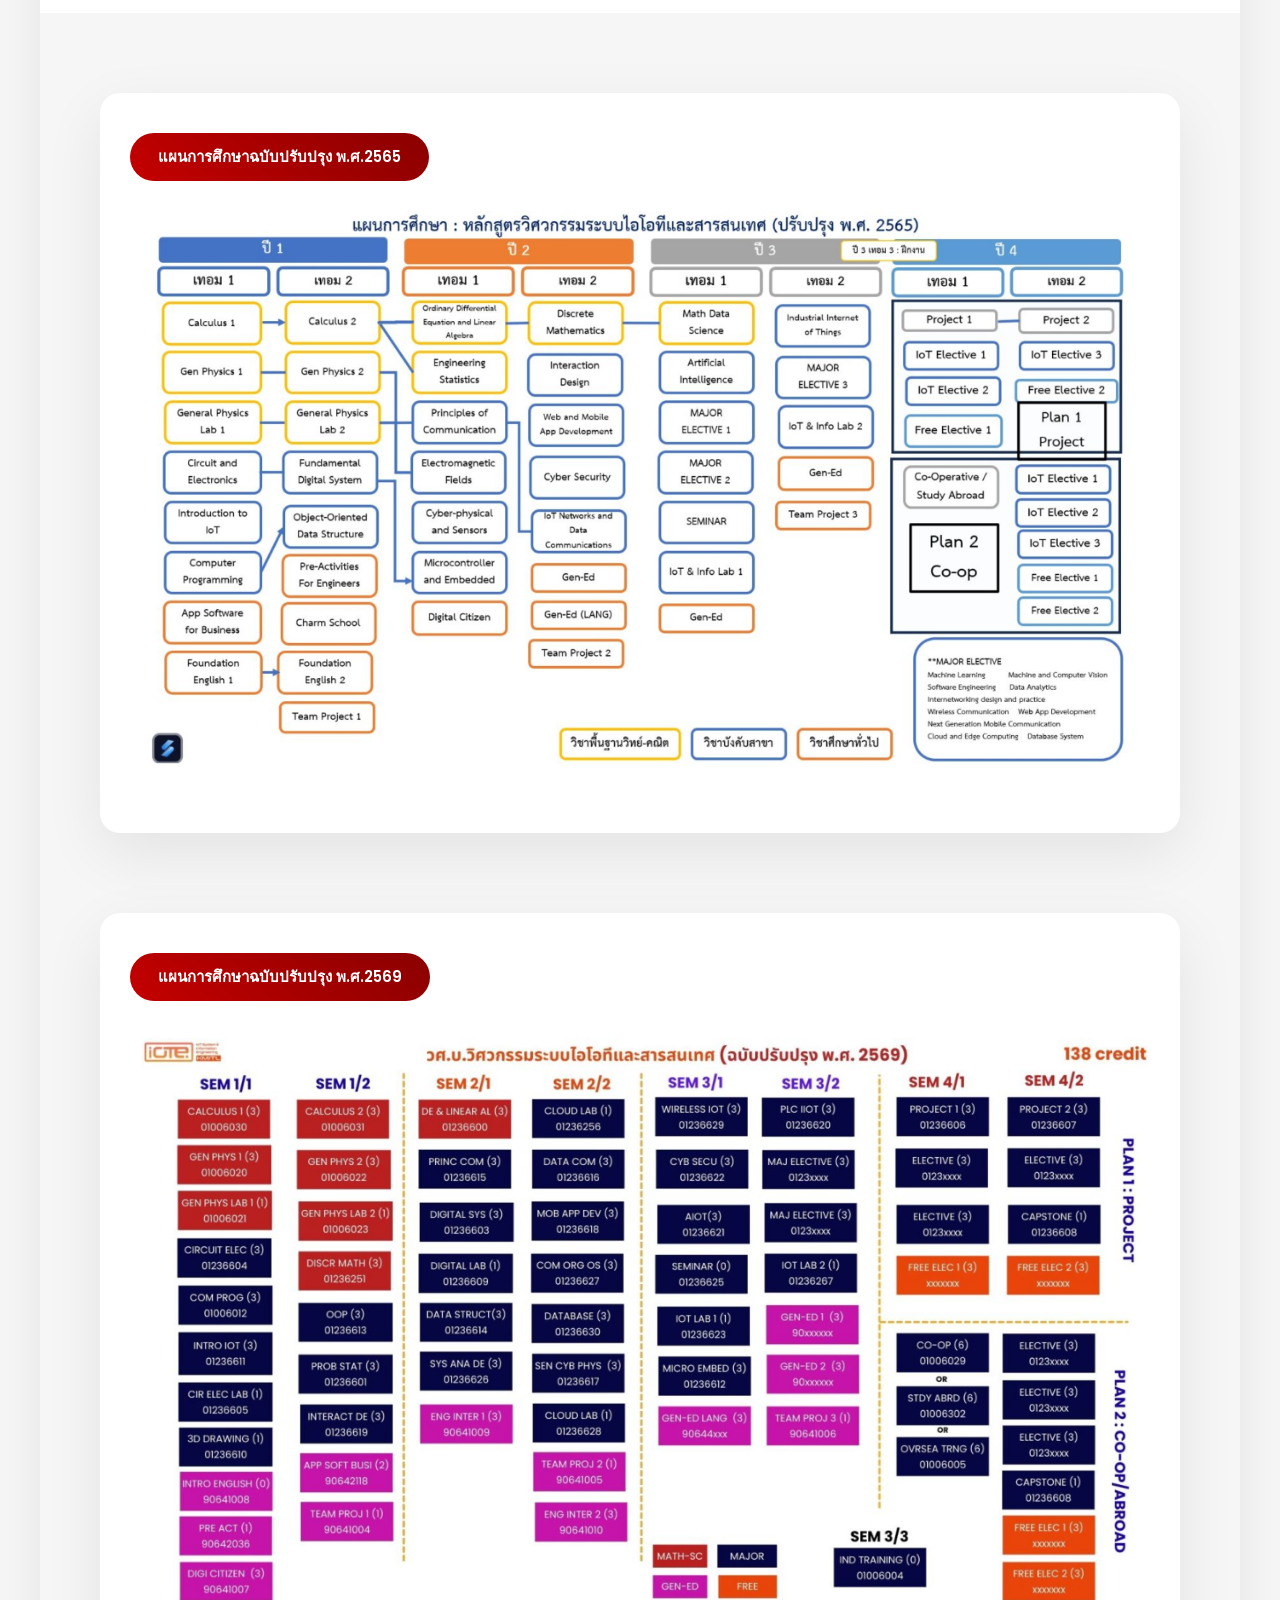
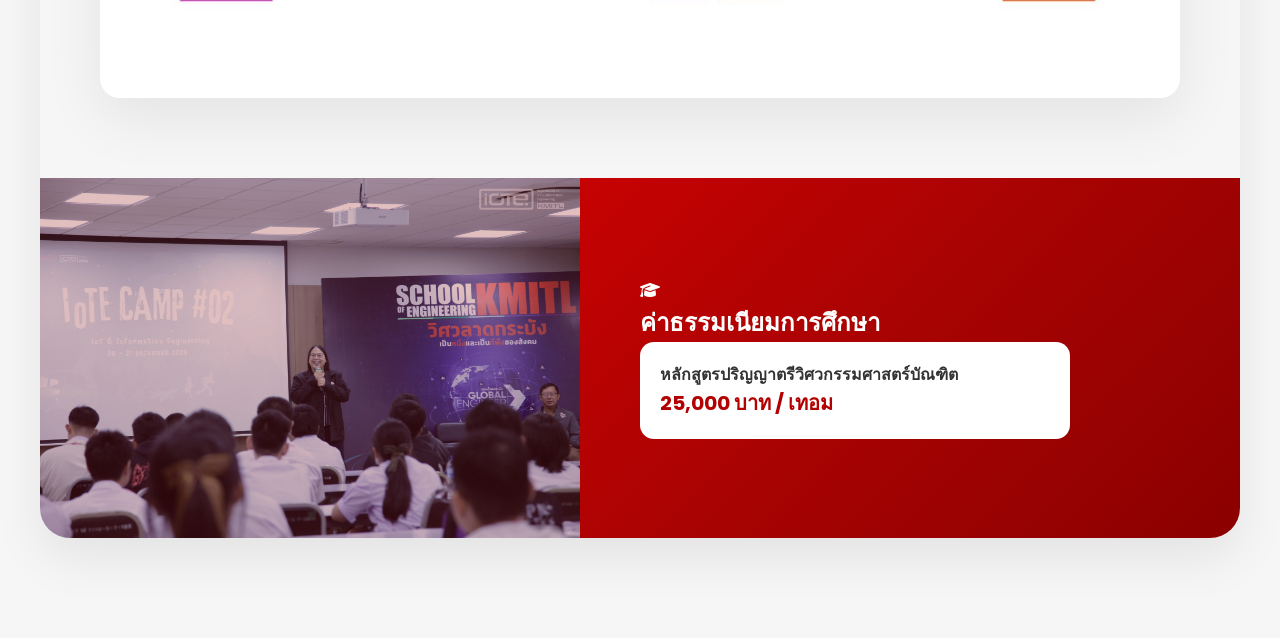
<file: Bachelor_of_Engineering.html>
<!DOCTYPE html>
<html lang="th">

<head>
    <meta charset="UTF-8">
    <title>Academics - Lab Security</title>
    <meta name="viewport" content="width=device-width, initial-scale=1.0">

    <!-- Google Fonts -->
    <link href="https://fonts.googleapis.com/css2?family=Poppins:wght@300;400;600;700&display=swap" rel="stylesheet">
    <link href="https://fonts.googleapis.com/css2?family=Inria+Serif:wght@300;400;700&display=swap" rel="stylesheet">
    <link href="https://fonts.googleapis.com/css2?family=Instrument+Sans:wght@400;600;700&display=swap"
        rel="stylesheet">
    <link rel="stylesheet" href="https://cdnjs.cloudflare.com/ajax/libs/font-awesome/6.5.0/css/all.min.css">

    <!-- External CSS -->
    <link rel="stylesheet" href="Bachelor_of_Engineering.css">
</head>

<body>

    <!-- HEADER -->
    <div class="header-top">
        <div class="header-left">
            <img src="pic/LogoIOT.png" alt="IoT Logo" class="logo">
            <div class="header-title">
                <h1>Department of IoT &</h1>
                <h1>Information Engineering</h1>
            </div>
        </div>

        <div class="header-right">
            <span>E-12 Building ✉ iote@kmitl.ac.th</span><br>
        </div>
    </div>

    <!-- NAVIGATION -->
    <div class="nav-container">
        <nav>
            <ul>
                <li><a href="index.html">Home</a></li>
                <li><a href="academic.html">Academics</a></li>
                <li><a href="admission.html">Admission</a></li>

                <li class="dropdown" tabindex="0">
                    Contact
                    <div class="dropdown-content">
                        <a href="contact.html">IoT System and Information</a>
                        <a href="contact1.html">Dual Degree</a>
                    </div>
                </li>

                <li class="dropdown" tabindex="0">
                    Faculty
                    <div class="dropdown-content">
                        <a href="Professor of IoTE.html">Professor of IoT System and Information</a>
                        <a href="Professor of PhysIoTE.html">Professor of Industrial Physics</a>
                    </div>
                </li>

                <li><a href="performance.html">Performance</a></li>
                <li><a href="CareerPath.html">CareerPath</a></li>
                <li><a href="FAQ.html">FAQ</a></li>
            </ul>
        </nav>
    </div>

    <!-- HERO SECTION -->
    <section class="hero">
        <div class="hero-overlay"></div>
        <div class="hero-content">
            <h1>Bachelor of Engineering</h1>
            <h2>(IoT System and Information)</h2>
        </div>
    </section>

    <!-- ===========
    ABOUT + TUITION
    ============== -->
    <section class="main-section">
        <div class="main-card">

            <!-- ABOUT -->
            <div class="about-container">

                <div class="about-text">
                    <h2>ทำไมต้องไอโอที (IoT) ลาดกระบัง ?</h2>

                    <p>
                        หลักสูตรวิศวกรรมระบบไอโอทีและสารสนเทศ
                        มุ่งเน้นที่การศึกษาการเชื่อมองค์ประกอบของโลกดิจิทัลเข้าด้วยกัน
                        ทั้งศึกษาที่เรียนในหลักสูตรนี้จะได้ศึกษาและปฏิบัติเกี่ยวกับด้านเทคโนโลยีระบบไอโอทีและสารสนเทศโดยอาศัยความรู้พื้นฐาน
                        ทั้งด้านซอฟต์แวร์ ประกอบด้วย การเขียนโปรแกรมคอมพิวเตอร์ การพัฒนาซอฟต์แวร์และแอพพลิเคชัน
                        ด้านฮาร์ดแวร์ได้แก่ การพัฒนาอุปกรณ์อิเล็กทรอนิกส์อัจฉริยะและสมาร์ทเซ็นเซอร์
                        รวมถึงเชื่อมโยงเข้าหากันด้วย
                        การศึกษาด้านการสื่อสารและเครือข่ายไปจนถึงการประยุกต์ใช้เทคโนโลยีปัญญาประดิษฐ์และวิทยาการข้อมูล
                        โดยผสมผสานความรู้ต่าง ๆ เหล่านี้เข้ากับกระบวนการทางวิศวกรรมศาสตร์ คณิตศาสตร์
                        เพื่อออกแบบสร้างนวัตกรรมใหม่ ๆ รวมถึงการใช้งานในอุตสาหกรรมที่ต้องการระบบไอโอทีและไอที
                        ส่งเสริมให้นักศึกษาต่อยอดนวัตกรรมของตนเองเพื่อผลิตใช้หรือทำเป็นสตาร์ทอัปเพื่อสร้างธุรกิจของตนเองได้
                    </p>
                    <a href="https://drive.google.com/file/d/1VUKRooxFdjAaf4ox0QikqLmvonMvnBB4/view" target="_blank"
                        class="btn-primary btn-left">
                        ดูหลักสูตรเพิ่มเติมปี 2565
                    </a>

                    <a href="https://drive.google.com/file/d/1QwCpsDUdwfdnNp4ZKYXeEyMoTk7DBRXQ/view" target="_blank"
                        class="btn-primary">
                        ดูหลักสูตรเพิ่มเติมปี 2569
                    </a>
                </div>

                <!-- SLIDER -->
                <div class="slider">
                    <div class="slides">
                        <img src="pic/IoTE_pic3.jpg" alt="IoT Lab 1">
                        <img src="pic/IoTE_pic4.jpg" alt="IoT Lab 2">
                        <img src="pic/IoTE_pic5.jpg" alt="IoT Lab 3">
                    </div>
                </div>
            </div>
            <section class="curriculum-section">

                <!-- 2565 -->
                <div class="curriculum-card">
                    <div class="curriculum-title">
                        แผนการศึกษาฉบับปรับปรุง พ.ศ.2565
                    </div>

                    <div class="curriculum-image">
                        <img src="pic/Degree2565.png" alt="แผนการเรียน 2565">
                    </div>
                </div>

                <!-- 2569 -->
                <div class="curriculum-card">
                    <div class="curriculum-title">
                        แผนการศึกษาฉบับปรับปรุง พ.ศ.2569
                    </div>

                    <div class="curriculum-image">
                        <img src="pic/Degree2569.png" alt="แผนการเรียน 2569">
                    </div>
                </div>

            </section>

            <!-- TUITION -->
            <div class="tuition-wrapper">

                <!-- LEFT IMAGE -->
                <div class="tuition-image">
                    <img src="pic/IoTE_pic7.jpg" alt="Faculty of Engineering">
                </div>

                <!-- RIGHT CONTENT -->
                <div class="tuition-content">
                    <div class="tuition-icon">
                        <i class="fa-solid fa-graduation-cap"></i>
                    </div>
                    <h2>ค่าธรรมเนียมการศึกษา</h2>

                    <div class="tuition-list">
                        <div class="tuition-item">
                            <h4>หลักสูตรปริญญาตรีวิศวกรรมศาสตร์บัณฑิต</h4>
                            <p>25,000 บาท / เทอม</p>
                        </div>
                    </div>

                </div>

            </div>
            <!-- SLIDER SCRIPT -->
            <script>
                document.addEventListener("DOMContentLoaded", function () {

                    let index = 0;
                    const slides = document.querySelector('.slides');
                    const totalSlides = document.querySelectorAll('.slides img').length;

                    setInterval(() => {
                        index++;

                        if (index >= totalSlides) {
                            index = 0;
                        }

                        slides.style.transform = `translateX(-${index * 100}%)`;

                    }, 3000);

                });
            </script>
        </div>
    </section>
</body>

</html>
</file>
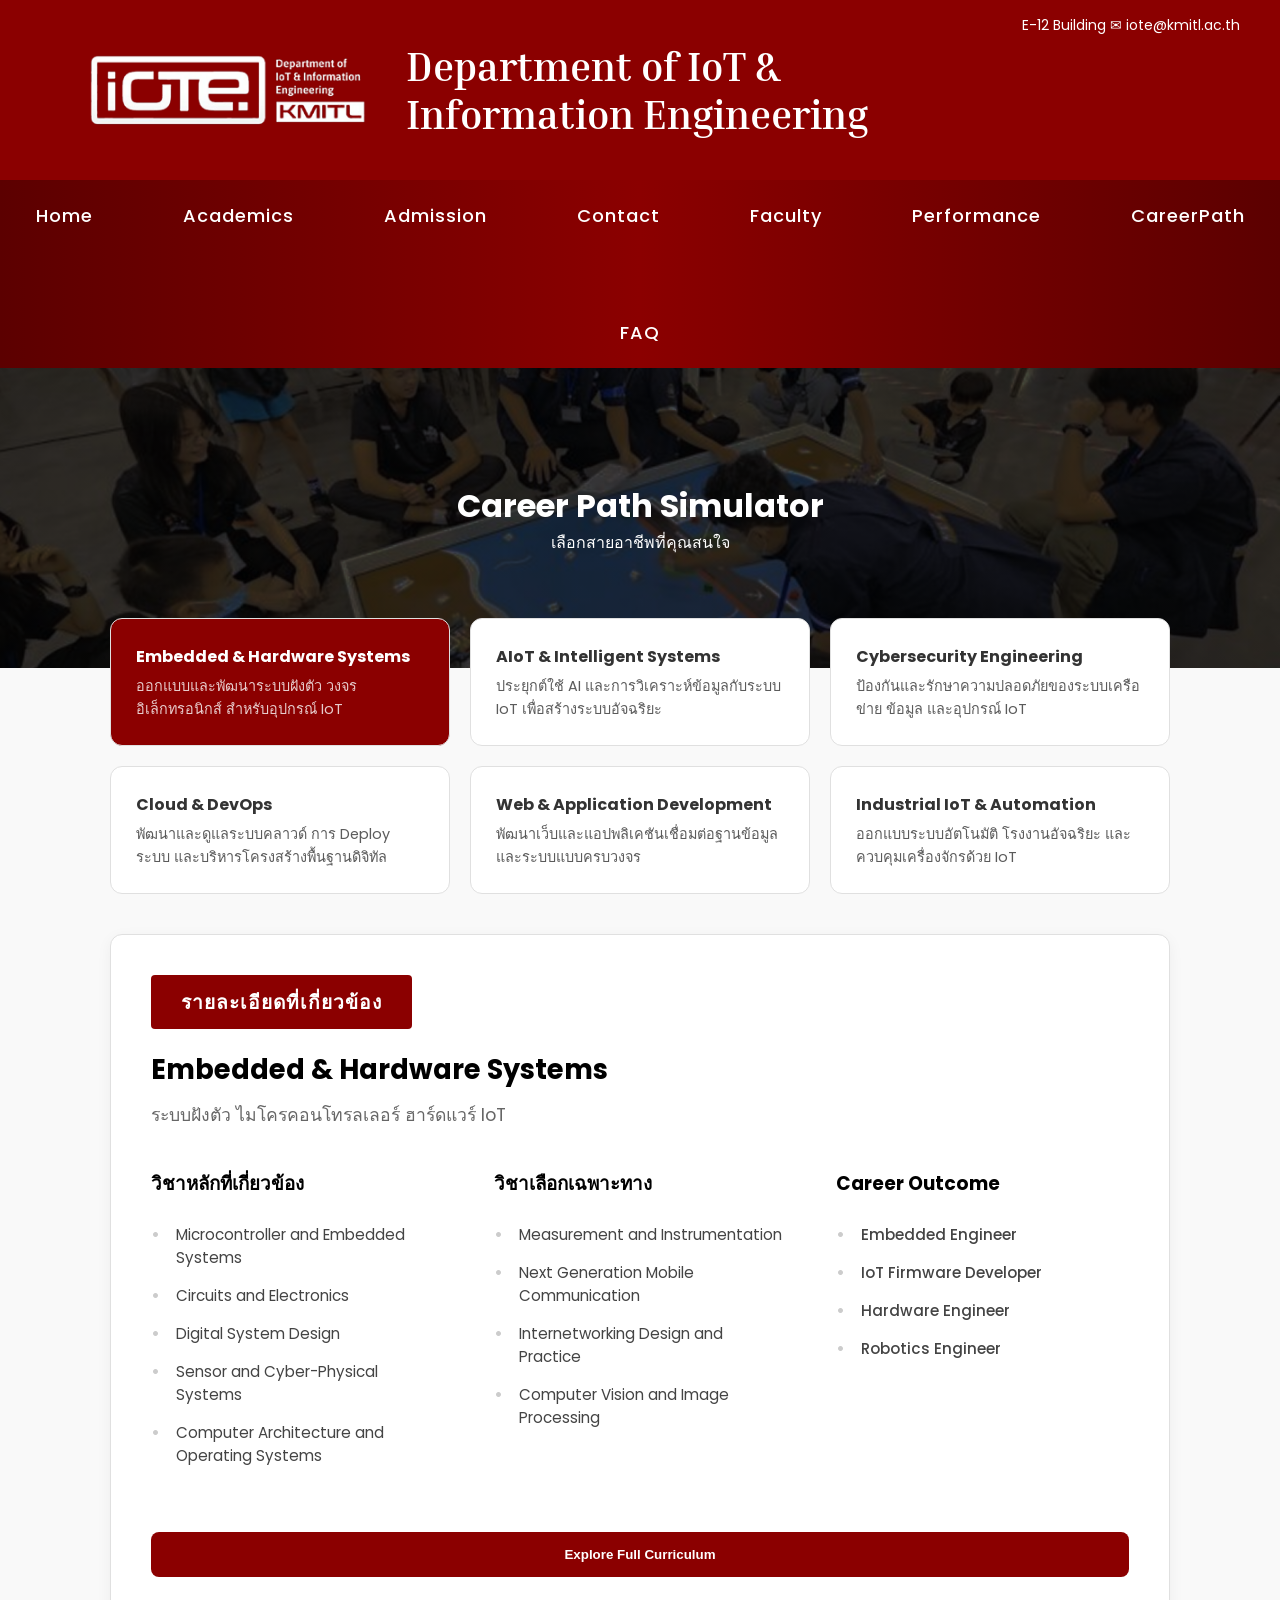
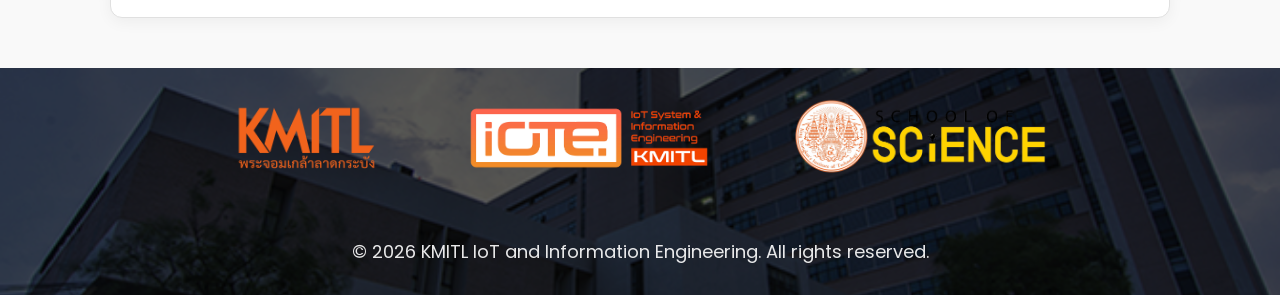
<file: CareerPath.html>
<!DOCTYPE html>
<html lang="en">

<head>
    <meta charset="UTF-8">
    <title>Career Path | IoT</title>
    <meta name="viewport" content="width=device-width, initial-scale=1.0">

    <!-- Google Font -->
    <link href="https://fonts.googleapis.com/css2?family=Poppins:wght@300;400;600;700&display=swap" rel="stylesheet">
    <link href="https://fonts.googleapis.com/css2?family=Poppins:wght@300;400;600;700&display=swap" rel="stylesheet">
    <link href="https://fonts.googleapis.com/css2?family=Inria+Serif:wght@300;400;700&display=swap" rel="stylesheet">
    <link href="https://fonts.googleapis.com/css2?family=Instrument+Sans:wght@400;600;700&display=swap"
        rel="stylesheet">

    <!-- CSS -->  
    <link rel="stylesheet" href="CareerPath.css">
</head>

<body>

<!-- HEADER -->
    <div class="header-top">

        <div class="header-left">
            <img src="myphoto/logoiot.png" alt="IoT Logo" class="logo">

            <div class="header-title">
                <h1>Department of IoT &</h1>
                <h1>Information Engineering</h1>
            </div>
        </div>

        <div class="header-right">
            <span>E-12 Building</span>
            <span>✉ iote@kmitl.ac.th</span>
        </div>

    </div>

         <!-- NAVIGATION -->
    <div class="nav-container">
        <nav>
            <ul>
                <li><a href="index.html">Home</a></li>
                <li><a href="academic.html">Academics</a></li>
                <li><a href="admission.html">Admission</a></li>
                
                <li class="dropdown" tabindex="0">
                    Contact
                    <div class="dropdown-content">
                        <a href="contact.html">IoT System and Information</a>
                        <a href="contact1.html">Dual Degree</a>
                    </div>
                </li>
                
                <li class="dropdown" tabindex="0">
                    Faculty
                    <div class="dropdown-content">
                        <a href="Professor of IoTE.html">Professor of IoT System and Information</a>
                        <a href="Professor of PhysIoTE.html">Professor of Industrial Physics</a>
                    </div>
                </li>
                
                <li><a href="performance.html">Performance</a></li>
                <li><a href="CareerPath.html">CareerPath</a></li>
                <li><a href="FAQ.html">FAQ</a></li>
            </ul>
        </nav>
    </div>

    <header class="hero-section">
        <h1>Career Path Simulator</h1>
        <p>เลือกสายอาชีพที่คุณสนใจ</p>
    </header>

    <main class="container">
        <div id="topics-grid" class="grid-container">
            </div>

        <section class="detail-section">
            <div class="detail-header">รายละเอียดที่เกี่ยวข้อง</div>
            <div id="detail-content">
                </div>
        </section>
    </main>

     <!-- Footer -->
    <footer class="footer">
    <div class="footer-overlay">

        <div class="footer-logos">
            <img src="myphoto/kmitl-logo.png" alt="KMITL">
            <img src="myphoto/iote-logo.png" alt="IoTE">
            <img src="myphoto/science-logo.png" alt="Science">
        </div>

        <p class="copyright">
            © 2026 KMITL IoT and Information Engineering. All rights reserved.
        </p>

    </div>
    </footer>

     <script src="CareerPath.js"></script>
</body>

</html>
</file>
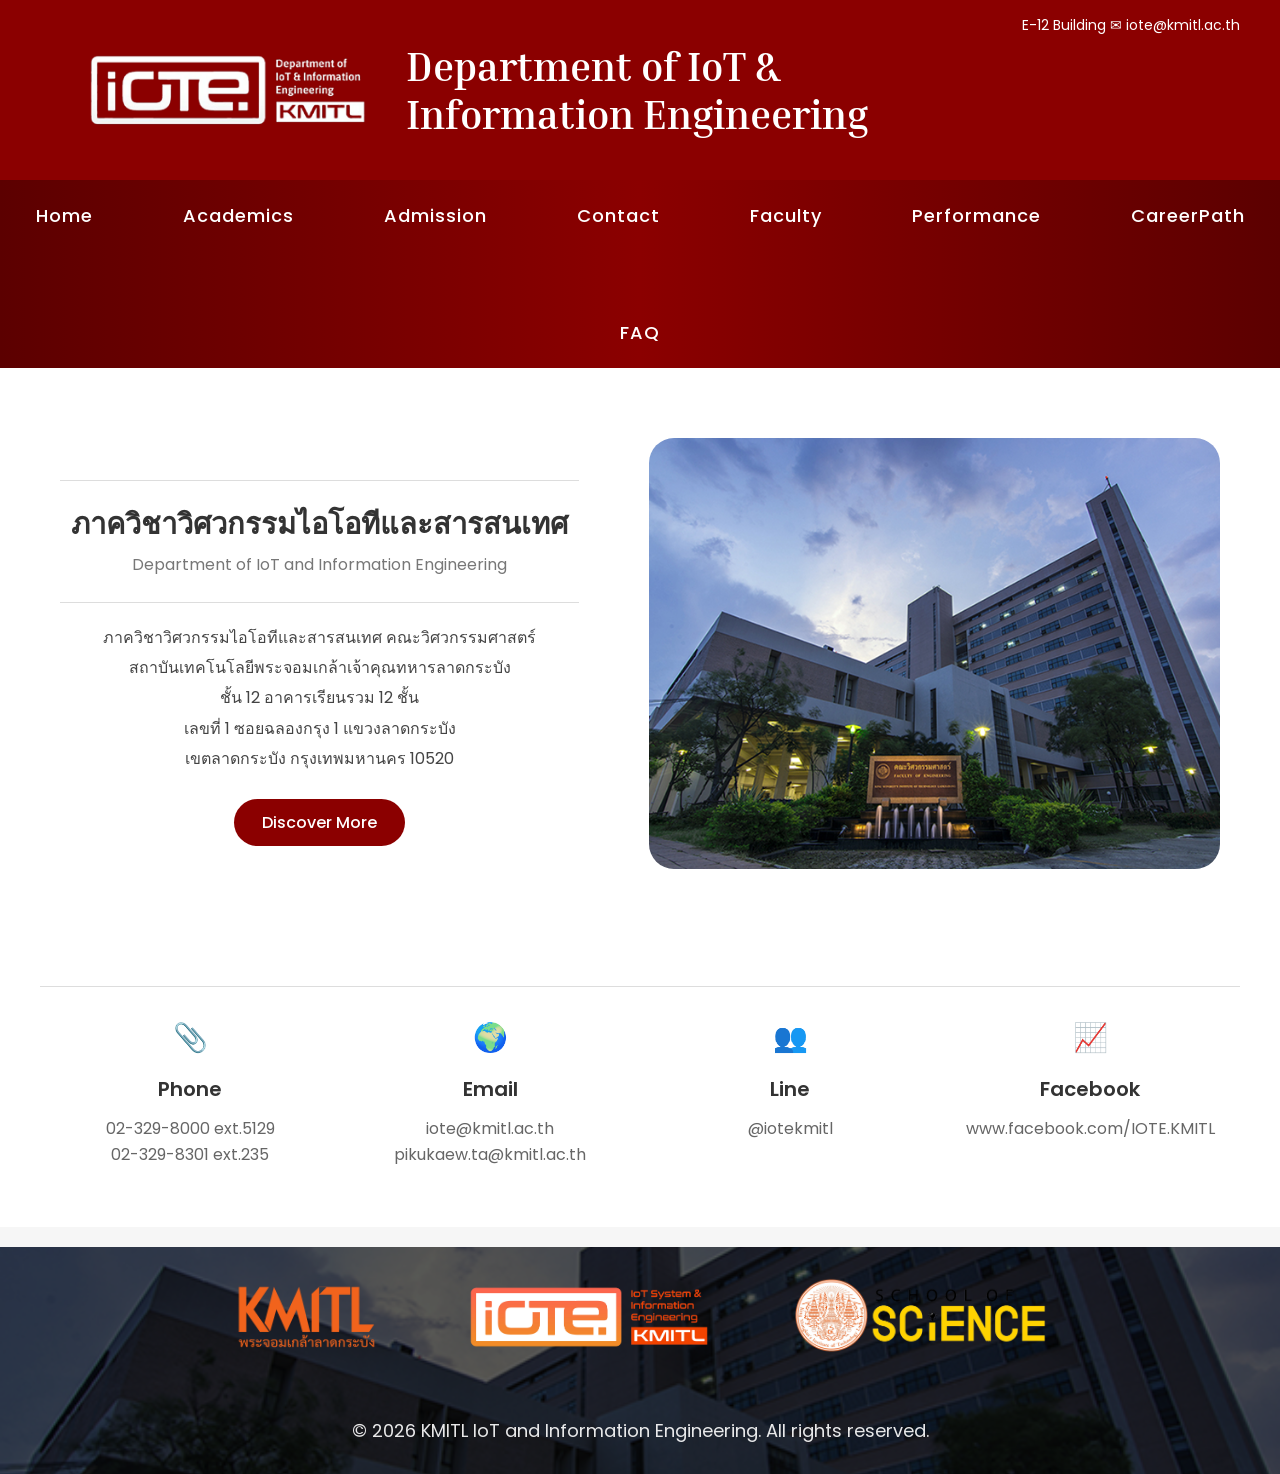
<file: contact.html>
<!DOCTYPE html>
<html lang="en">

<head>
    <meta charset="UTF-8">
    <title>Contact IoT</title>
    <meta name="viewport" content="width=device-width, initial-scale=1.0">

    <link href="https://fonts.googleapis.com/css2?family=Poppins:wght@300;400;600;700&display=swap" rel="stylesheet">
    <link href="https://fonts.googleapis.com/css2?family=Inria+Serif:wght@300;400;700&display=swap" rel="stylesheet">
    <link href="https://fonts.googleapis.com/css2?family=Instrument+Sans:wght@400;600;700&display=swap"
        rel="stylesheet">


    <link rel="stylesheet" href="contact.css">
</head>

<body>

    <div class="header-top">

        <div class="header-left">
            <img src="myphoto/logoiot.png" alt="IoT Logo" class="logo">

            <div class="header-title">
                <h1>Department of IoT &</h1>
                <h1>Information Engineering</h1>
            </div>
        </div>

        <div class="header-right">
            <span>E-12 Building</span>
            <span>✉ iote@kmitl.ac.th</span>
        </div>

    </div>



        <div class="nav-container">
        <nav>
            <ul>
                <li><a href="index.html">Home</a></li>
                <li><a href="academic.html">Academics</a></li>
                <li><a href="admission.html">Admission</a></li>
                
                <li class="dropdown" tabindex="0">
                    Contact
                    <div class="dropdown-content">
                        <a href="contact.html">IoT System and Information</a>
                        <a href="contact1.html">Dual Degree</a>
                    </div>
                </li>
                
                <li class="dropdown" tabindex="0">
                    Faculty
                    <div class="dropdown-content">
                        <a href="Professor of IoTE.html">Professor of IoT System and Information</a>
                        <a href="Professor of PhysIoTE.html">Professor of Industrial Physics</a>
                    </div>
                </li>
                
                <li><a href="performance.html">Performance</a></li>
                <li><a href="CareerPath.html">CareerPath</a></li>
                <li><a href="FAQ.html">FAQ</a></li>
            </ul>
        </nav>
    </div> 

    <section class="main">
    <div class="container">

        <div class="text">
            <h2>ภาควิชาวิศวกรรมไอโอทีและสารสนเทศ</h2>

            <p class="subtitle">
                Department of IoT and Information Engineering
            </p>

            <hr class="line">

            <p class="detail">
                ภาควิชาวิศวกรรมไอโอทีและสารสนเทศ คณะวิศวกรรมศาสตร์<br>
                สถาบันเทคโนโลยีพระจอมเกล้าเจ้าคุณทหารลาดกระบัง<br>
                ชั้น 12 อาคารเรียนรวม 12 ชั้น<br>
                เลขที่ 1 ซอยฉลองกรุง 1 แขวงลาดกระบัง <br>
                เขตลาดกระบัง กรุงเทพมหานคร 10520
            </p>

            <a href="https://maps.app.goo.gl/XSZhQx27NWDeagdSA"
            target="_blank" rel="noopener noreferrer" class="discover-btn">Discover More</a>
        </div>

        <div class="image">
            <img src="myphoto/building.png" alt="Building">
        </div>

    </div>
    </section>
    <section class="contact-section">
    <div class="contact-container">

        <div class="contact-item">
            <div class="icon">📎</div>
            <h4>Phone</h4>
            <p>
                02-329-8000 ext.5129<br>
                02-329-8301 ext.235
            </p>
        </div>

        <div class="contact-item">
            <div class="icon">🌍</div>
            <h4>Email</h4>
            <p>
                iote@kmitl.ac.th<br>
                pikukaew.ta@kmitl.ac.th
            </p>
        </div>

        <div class="contact-item">
            <div class="icon">👥</div>
            <h4>Line</h4>
            <p>@iotekmitl</p>
        </div>

        <div class="contact-item">
            <div class="icon">📈</div>
            <h4>Facebook</h4>
            <p>www.facebook.com/IOTE.KMITL</p>
        </div>

    </div>
</section>

    <footer class="footer">
    <div class="footer-overlay">

        <div class="footer-logos">
            <img src="myphoto/kmitl-logo.png" alt="KMITL">
            <img src="myphoto/iote-logo.png" alt="IoTE">
            <img src="myphoto/science-logo.png" alt="Science">
        </div>

        <p class="copyright">
            © 2026 KMITL IoT and Information Engineering. All rights reserved.
        </p>

    </div>
    </footer>
    
    <script src="contact.js"></script>

</body>
</html>
</file>
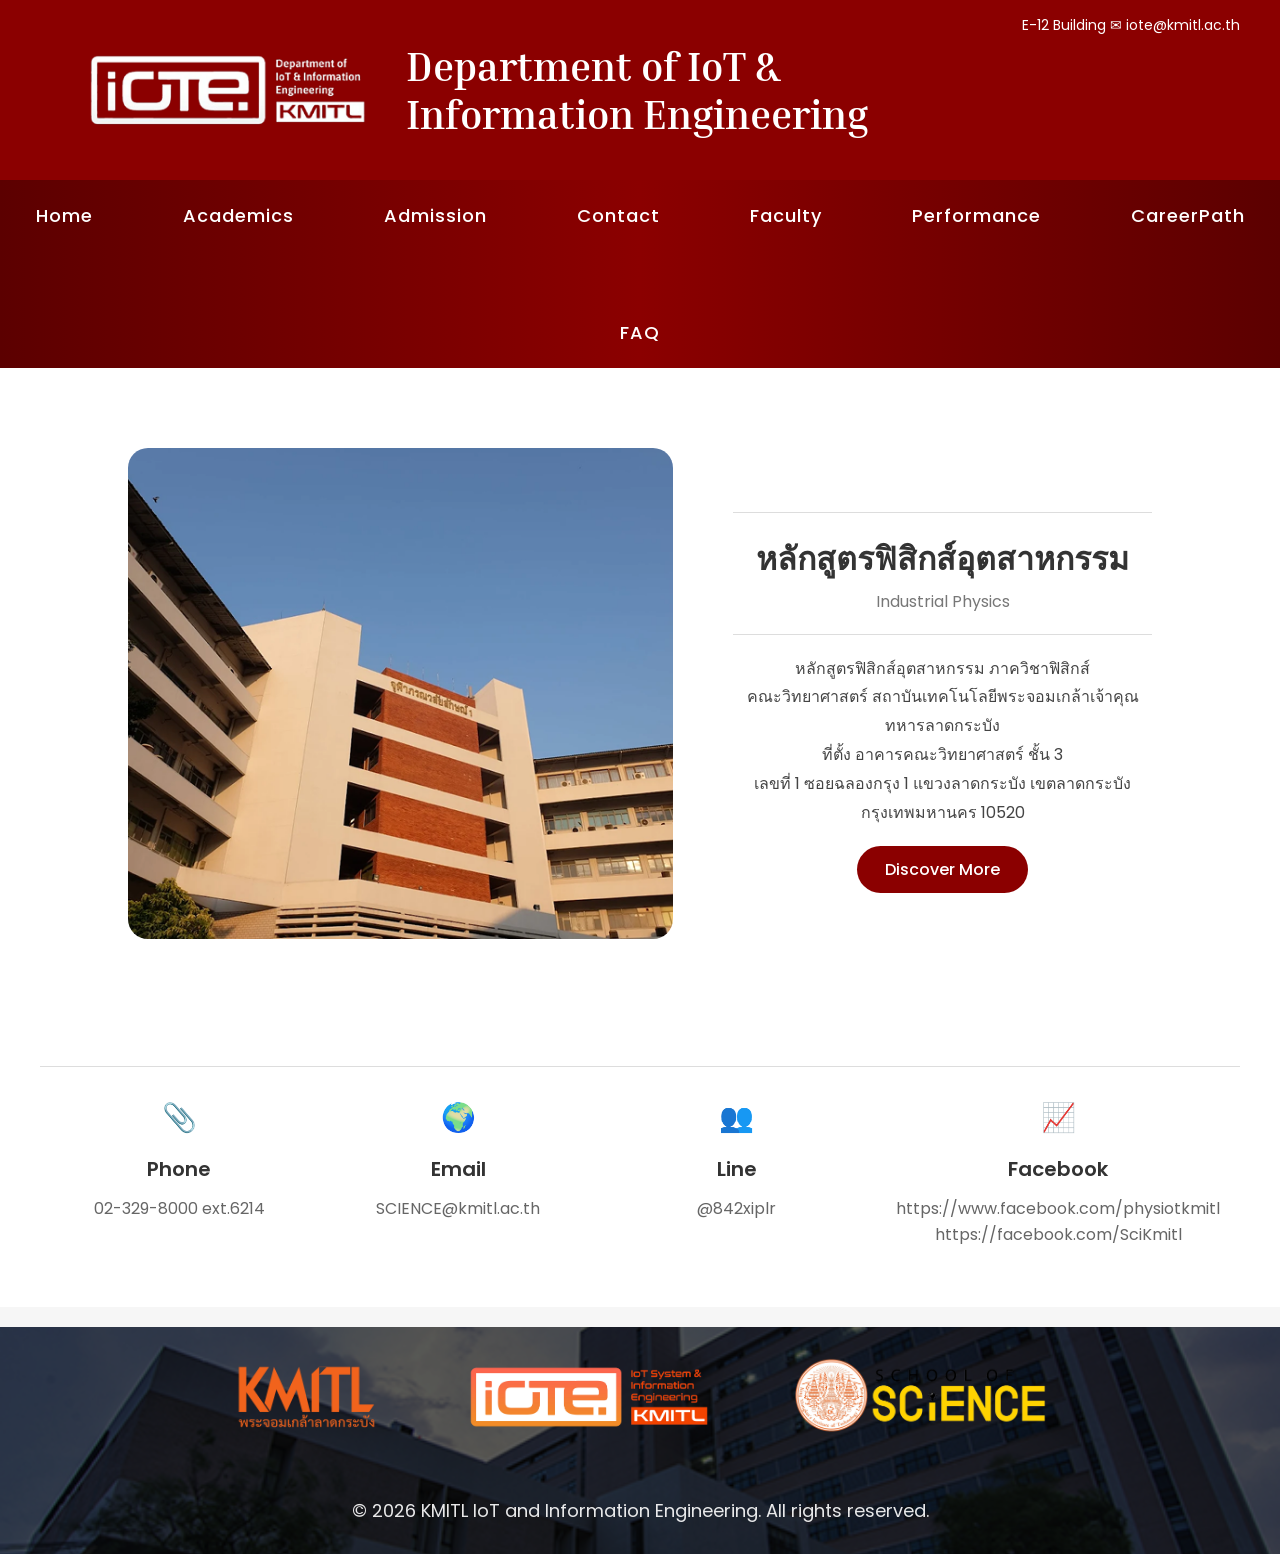
<file: contact1.html>
<!DOCTYPE html>
<html lang="en">

<head>
    <meta charset="UTF-8">
    <title>Contact PhysicIoT</title>
    <meta name="viewport" content="width=device-width, initial-scale=1.0">

    <!-- Google Font -->
    <link href="https://fonts.googleapis.com/css2?family=Poppins:wght@300;400;600;700&display=swap" rel="stylesheet">
    <link href="https://fonts.googleapis.com/css2?family=Inria+Serif:wght@300;400;700&display=swap" rel="stylesheet">
    <link href="https://fonts.googleapis.com/css2?family=Instrument+Sans:wght@400;600;700&display=swap"
        rel="stylesheet">


    <!-- CSS -->
    <link rel="stylesheet" href="contact1.css">
</head>

<body>

    <!-- HEADER -->
    <div class="header-top">

        <div class="header-left">
            <img src="myphoto/logoiot.png" alt="IoT Logo" class="logo">

            <div class="header-title">
                <h1>Department of IoT &</h1>
                <h1>Information Engineering</h1>
            </div>
        </div>

        <div class="header-right">
            <span>E-12 Building</span>
            <span>✉ iote@kmitl.ac.th</span>
        </div>

    </div>

         <!-- NAVIGATION -->
   <div class="nav-container">
        <nav>
            <ul>
                <li><a href="index.html">Home</a></li>
                <li><a href="academic.html">Academics</a></li>
                <li><a href="admission.html">Admission</a></li>
                
                <li class="dropdown" tabindex="0">
                    Contact
                    <div class="dropdown-content">
                        <a href="contact.html">IoT System and Information</a>
                        <a href="contact1.html">Dual Degree</a>
                    </div>
                </li>
                
                <li class="dropdown" tabindex="0">
                    Faculty
                    <div class="dropdown-content">
                        <a href="Professor of IoTE.html">Professor of IoT System and Information</a>
                        <a href="Professor of PhysIoTE.html">Professor of Industrial Physics</a>
                    </div>
                </li>
                
                <li><a href="performance.html">Performance</a></li>
                <li><a href="CareerPath.html">CareerPath</a></li>
                <li><a href="FAQ.html">FAQ</a></li>
            </ul>
        </nav>
    </div> 

    <!-- Main Section -->
    <section class="program-section">
  <div class="program-container">
    
    <div class="program-image">
      <img src="myphoto/IndustrialPhysics.png" alt="Industrial Physics">
    </div>

    <div class="program-content">
      <h2>หลักสูตรฟิสิกส์อุตสาหกรรม</h2>
      <p class="subtitle">Industrial Physics</p>

      <hr>

      <p class="description">
        หลักสูตรฟิสิกส์อุตสาหกรรม ภาควิชาฟิสิกส์<br>
        คณะวิทยาศาสตร์ สถาบันเทคโนโลยีพระจอมเกล้าเจ้าคุณทหารลาดกระบัง<br>
        ที่ตั้ง อาคารคณะวิทยาศาสตร์ ชั้น 3<br>
        เลขที่ 1 ซอยฉลองกรุง 1 แขวงลาดกระบัง เขตลาดกระบัง<br>
        กรุงเทพมหานคร 10520
      </p>

      <a href="https://maps.app.goo.gl/njeraB2bUphekMYs8"
         target="_blank"
         rel="noopener noreferrer"
         class="discover-btn">
         Discover More
      </a>

    </div>
    </section>
    <section class="contact-section">
    <div class="contact-container">

        <div class="contact-item">
            <div class="icon">📎</div>
            <h4>Phone</h4>
            <p>
                02-329-8000 ext.6214
            </p>
        </div>

        <div class="contact-item">
            <div class="icon">🌍</div>
            <h4>Email</h4>
            <p>
                SCIENCE@kmitl.ac.th
            </p>
        </div>

        <div class="contact-item">
            <div class="icon">👥</div>
            <h4>Line</h4>
            <p>@842xiplr</p>
        </div>

        <div class="contact-item">
            <div class="icon">📈</div>
            <h4>Facebook</h4>
            <p>https://www.facebook.com/physiotkmitl
               https://facebook.com/SciKmitl</p>
        </div>

    </div>
</section>

    <!-- Footer -->
    <footer class="footer">
    <div class="footer-overlay">

        <div class="footer-logos">
            <img src="myphoto/kmitl-logo.png" alt="KMITL">
            <img src="myphoto/iote-logo.png" alt="IoTE">
            <img src="myphoto/science-logo.png" alt="Science">
        </div>

        <p class="copyright">
            © 2026 KMITL IoT and Information Engineering. All rights reserved.
        </p>

    </div>
    </footer>

    <script src="contact.js"></script>

</body>
</html>
</file>
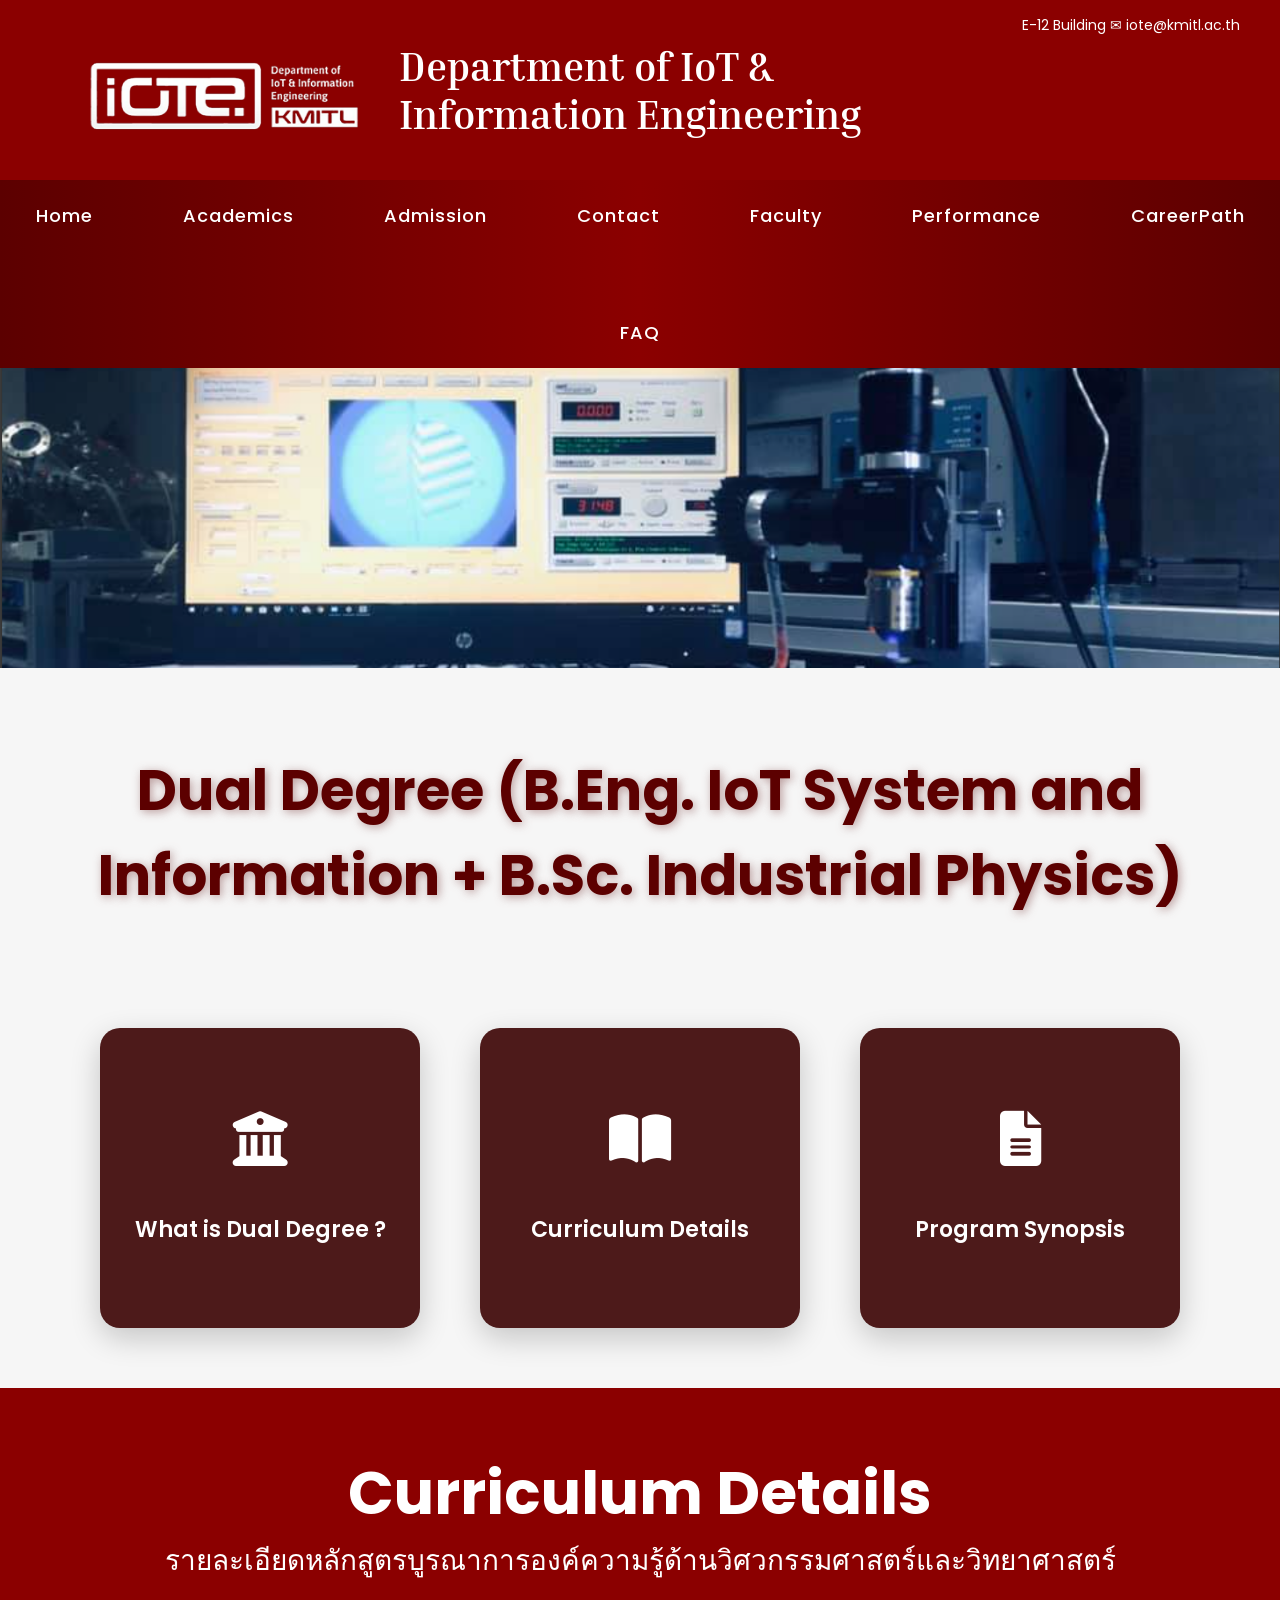
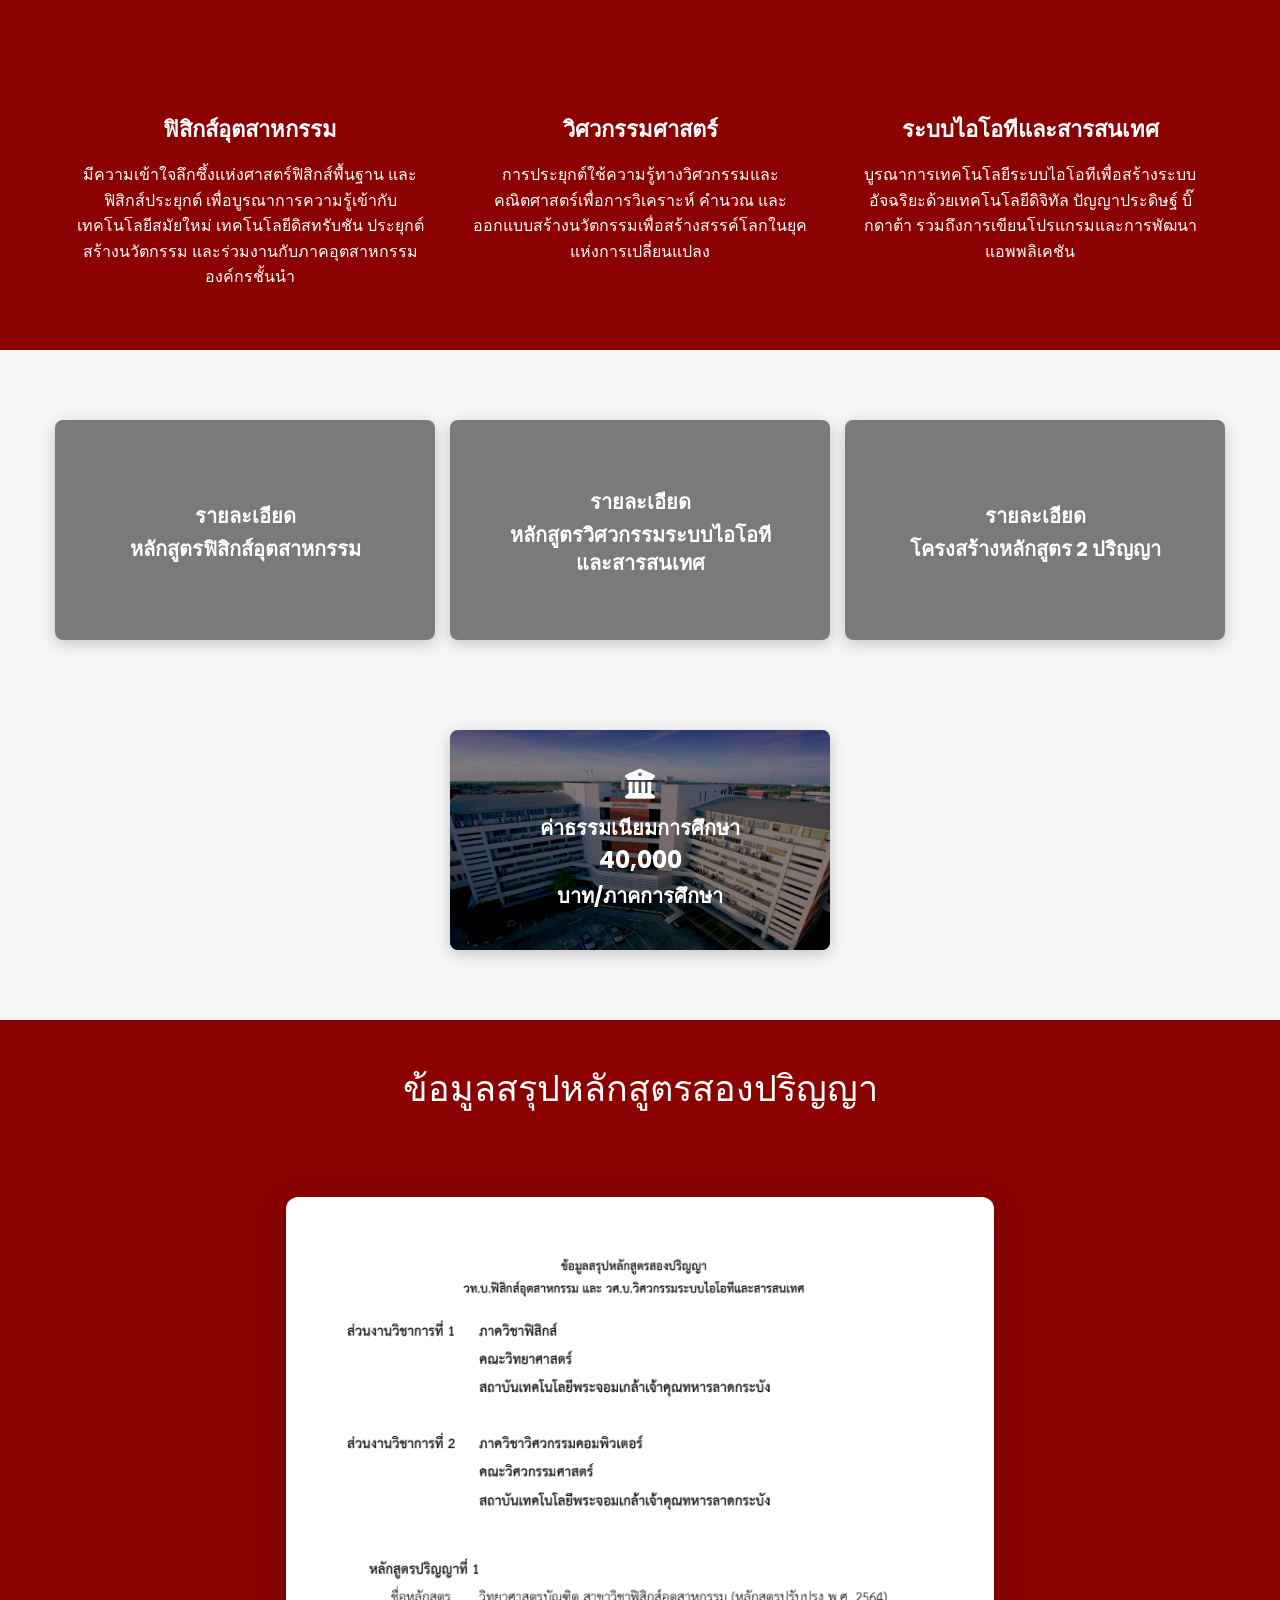
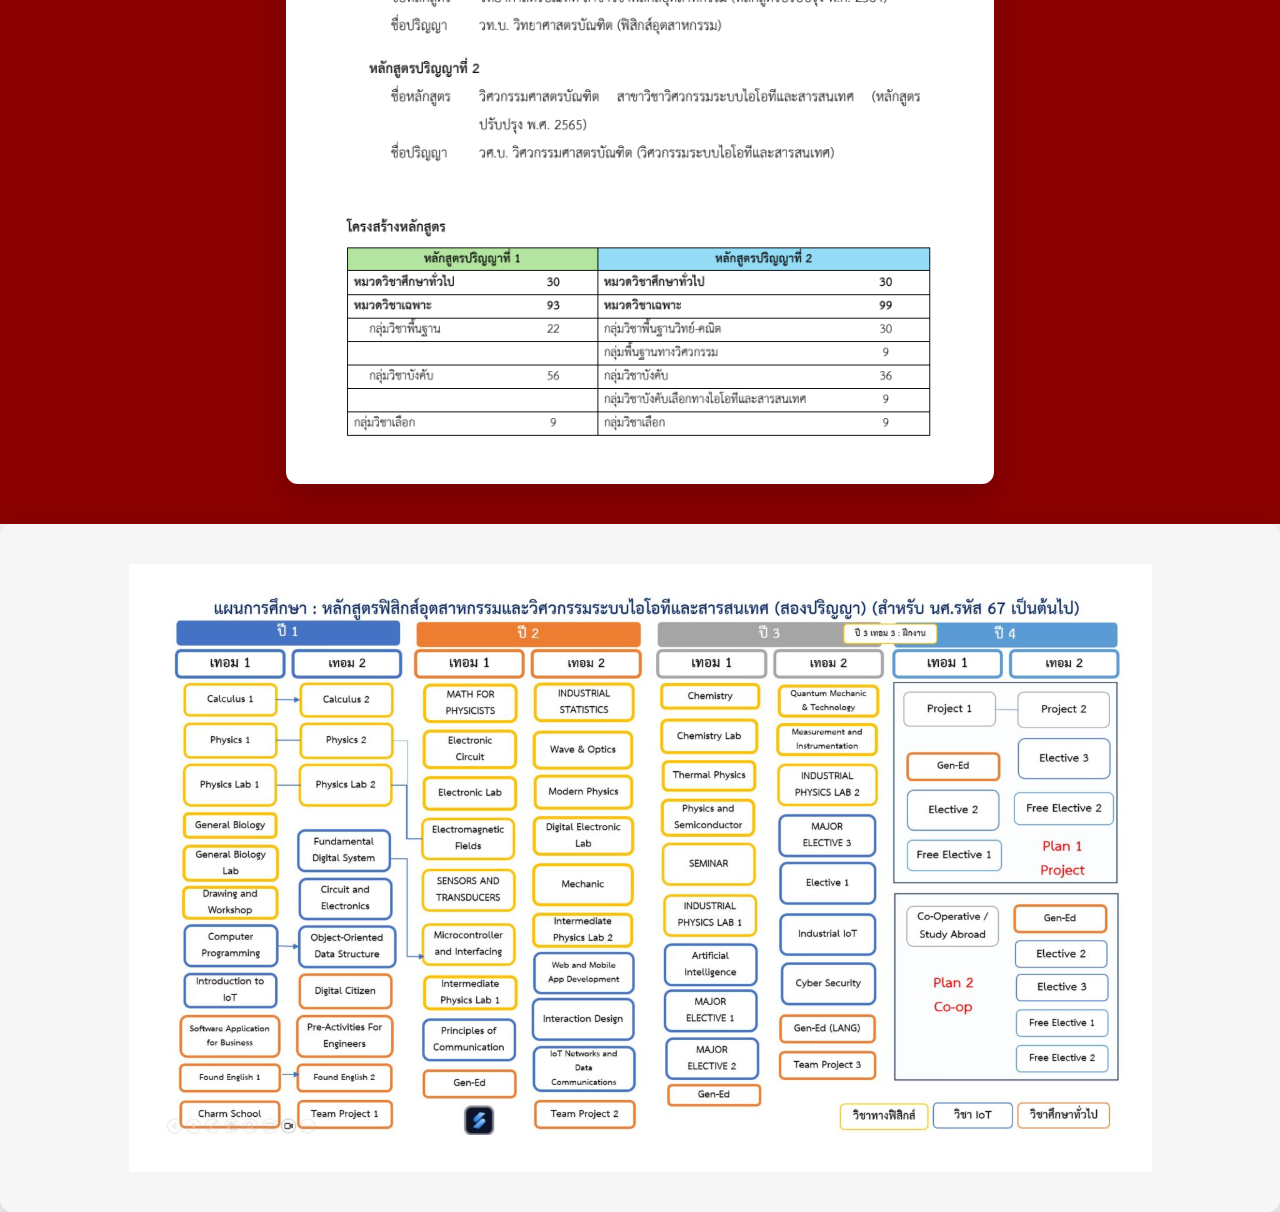
<file: Dual-degree.html>
<!DOCTYPE html>
<html lang="en">

<head>
    <meta charset="UTF-8">
    <title>Dual-degree</title>
    <meta name="viewport" content="width=device-width, initial-scale=1.0">

    <!-- Google Font -->
    <link href="https://fonts.googleapis.com/css2?family=Poppins:wght@300;400;600;700&display=swap" rel="stylesheet">
    <link href="https://fonts.googleapis.com/css2?family=Inria+Serif:wght@300;400;700&display=swap" rel="stylesheet">
    <link href="https://fonts.googleapis.com/css2?family=Instrument+Sans:wght@400;600;700&display=swap"
        rel="stylesheet">
    <link rel="stylesheet" href="https://cdnjs.cloudflare.com/ajax/libs/font-awesome/6.0.0/css/all.min.css">
    <!-- CSS -->
    <link rel="stylesheet" href="Dual-degree.css">
</head>
<body>
    <!-- HEADER -->
    <div class="header-top">

        <div class="header-left">
            <img src="image/Logo.png" alt="IoT Logo" class="logo">

            <div class="header-title">
                <h1>Department of IoT &</h1>
                <h1>Information Engineering</h1>
            </div>
        </div>

        <div class="header-right">
            <span>E-12 Building</span>
            <span>✉ iote@kmitl.ac.th</span>
        </div>

    </div>
  <!-- NAVIGATION -->
     <div class="nav-container">
        <nav>
            <ul>
                <li><a href="index.html">Home</a></li>
                <li><a href="academic.html">Academics</a></li>
                <li><a href="admission.html">Admission</a></li>
                
                <li class="dropdown" tabindex="0">
                    Contact
                    <div class="dropdown-content">
                        <a href="contact.html">IoT System and Information</a>
                        <a href="contact1.html">Dual Degree</a>
                    </div>
                </li>
                
                <li class="dropdown" tabindex="0">
                    Faculty
                    <div class="dropdown-content">
                        <a href="Professor of IoTE.html">Professor of IoT System and Information</a>
                        <a href="Professor of PhysIoTE.html">Professor of Industrial Physics</a>
                    </div>
                </li>
                
                <li><a href="performance.html">Performance</a></li>
                <li><a href="CareerPath.html">CareerPath</a></li>
                <li><a href="FAQ.html">FAQ</a></li>
            </ul>
        </nav>
    </div> 
    <!--Head -->
    <section class="show-section"></section>
    <div class="show-container">
            <h1>Dual Degree (B.Eng. IoT System and Information + B.Sc. Industrial Physics)</h1>
    </div>
  <!-- Activities -->
  <section class="botton-why">
    <div class="activities-grid">
        <div class="activity-card">
            <a href="#whatis" class="activity-btn">
                <i class="fa-solid fa-university"></i>
                <span>What is Dual Degree ?</span>
            </a>
        </div>

        <div class="activity-card">
            <a href="#curriculum" class="activity-btn">
                <i class="fa-solid fa-book-open"></i>
                <span>Curriculum Details</span>
            </a>
        </div>

        <div class="activity-card">
            <a href="#Program Synopsis" class="activity-btn">
                <i class="fa-solid fa-file-lines"></i>
                <span>Program Synopsis</span>
            </a>
        </div>
    </div>
</section>
<!-- Curriculum Details-->
 <section id="curriculum" class="curriculum-section">

    <div class="curriculum-container">
        <h1>Curriculum Details</h1>
        <h2>รายละเอียดหลักสูตรบูรณาการองค์ความรู้ด้านวิศวกรรมศาสตร์และวิทยาศาสตร์</h2>
    </div>

    <div class="curriculum-grid">
        <div class="curriculum-card">
                <h2>ฟิสิกส์อุตสาหกรรม</h2>
                <p>มีความเข้าใจลึกซึ้งแห่งศาสตร์ฟิสิกส์พื้นฐาน และฟิสิกส์ประยุกต์ เพื่อบูรณาการความรู้เข้ากับเทคโนโลยีสมัยใหม่ เทคโนโลยีดิสทรับชัน ประยุกต์สร้างนวัตกรรม และร่วมงานกับภาคอุตสาหกรรม องค์กรชั้นนำ</p>
        </div>

        <div class="curriculum-card">
                <h2>วิศวกรรมศาสตร์</h2>
                <p>การประยุกต์ใช้ความรู้ทางวิศวกรรมและคณิตศาสตร์เพื่อการวิเคราะห์ คำนวณ และออกแบบสร้างนวัตกรรมเพื่อสร้างสรรค์โลกในยุคแห่งการเปลี่ยนแปลง</p>
        </div>

        <div class="curriculum-card">
                <h2>ระบบไอโอทีและสารสนเทศ</h2>
                <p>บูรณาการเทคโนโลยีระบบไอโอทีเพื่อสร้างระบบอัจฉริยะด้วยเทคโนโลยีดิจิทัล ปัญญาประดิษฐ์ บิ๊กดาต้า รวมถึงการเขียนโปรแกรมและการพัฒนาแอพพลิเคชัน</p>
        </div>
    </div>
</section>

<section id="whatis" class="banner-selection">
    <div class="banner-grid">
        <a href="https://www.reg.kmitl.ac.th/curriculum/file/bachelor/05/IndustrialPhysics64edit2.pdf?curr=945" class="banner-card" style="background-image: url('https://images.unsplash.com/photo-1636466497217-26a8cbeaf0aa?q=80&w=1000&auto=format&fit=crop');">
            <div class="overlay">
                <div class="content">
                    <h3>รายละเอียด</h3>
                    <h3>หลักสูตรฟิสิกส์อุตสาหกรรม</h3>
                </div>
            </div>
        </a>

        <a href="https://drive.google.com/file/d/1VUKRooxFdjAaf4ox0QikqLmvonMvnBB4/view" class="banner-card" style="background-image: url('https://images.unsplash.com/photo-1518770660439-4636190af475?q=80&w=1000&auto=format&fit=crop');">
            <div class="overlay">
                <div class="content">
                    <h3>รายละเอียด</h3>
                    <h3>หลักสูตรวิศวกรรมระบบไอโอที<br>และสารสนเทศ</h3>
                </div>
            </div>
        </a>

        <a href="https://www.reg.kmitl.ac.th/curriculum/file/bachelor/01/DualIoTInformationIndustrialPhysics.pdf?curr=354" class="banner-card" style="background-image: url('https://images.unsplash.com/photo-1434030216411-0b793f4b4173?q=80&w=1000&auto=format&fit=crop');">
            <div class="overlay">
                <div class="content">
                    <h3>รายละเอียด</h3>
                    <h3>โครงสร้างหลักสูตร 2 ปริญญา</h3>
                </div>
            </div>
        </a>

    </div>
</section>

<section id="whatis" class="banner-selection">
    <div class="banner-grid">
       <div class="banner-card" style="background-image: url('image/science-top-view.jpg');">
            <div class="overlay">
                <div class="content">
                    <i class="fa-solid fa-university"></i>
                    <h3>ค่าธรรมเนียมการศึกษา</h3>
                    <h2>40,000</h2>
                    <h3>บาท/ภาคการศึกษา</h3>
                </div>
            </div>
    </div>
</section>
<section id="Program Synopsis" class="Program-Synopsis-selection">
    <div class="text">  
        <h1>ข้อมูลสรุปหลักสูตรสองปริญญา</h1>
    </div>
    <div class="Program-Synopsis">
         <img src="image/Program Synopsi.png" alt="" class="">
    </div>
</section>
    <div class="last">  
       <img src="image/sc.png" alt="" class="">
    </div>
<script>
        document.addEventListener("DOMContentLoaded", function() {
            const dropdowns = document.querySelectorAll('.dropdown');
            dropdowns.forEach(dropdown => {
                dropdown.addEventListener('click', function(e) {
                   
                    dropdowns.forEach(other => {
                        if (other !== dropdown) {
                            other.classList.remove('active');
                        }
                    });
                    
                    this.classList.toggle('active');
                });
            });
            document.addEventListener('click', function(e) {
                if (!e.target.closest('.dropdown')) {
                    dropdowns.forEach(dropdown => {
                        dropdown.classList.remove('active');
                    });
                }
            });
        });
  </script>
</body>
</file>
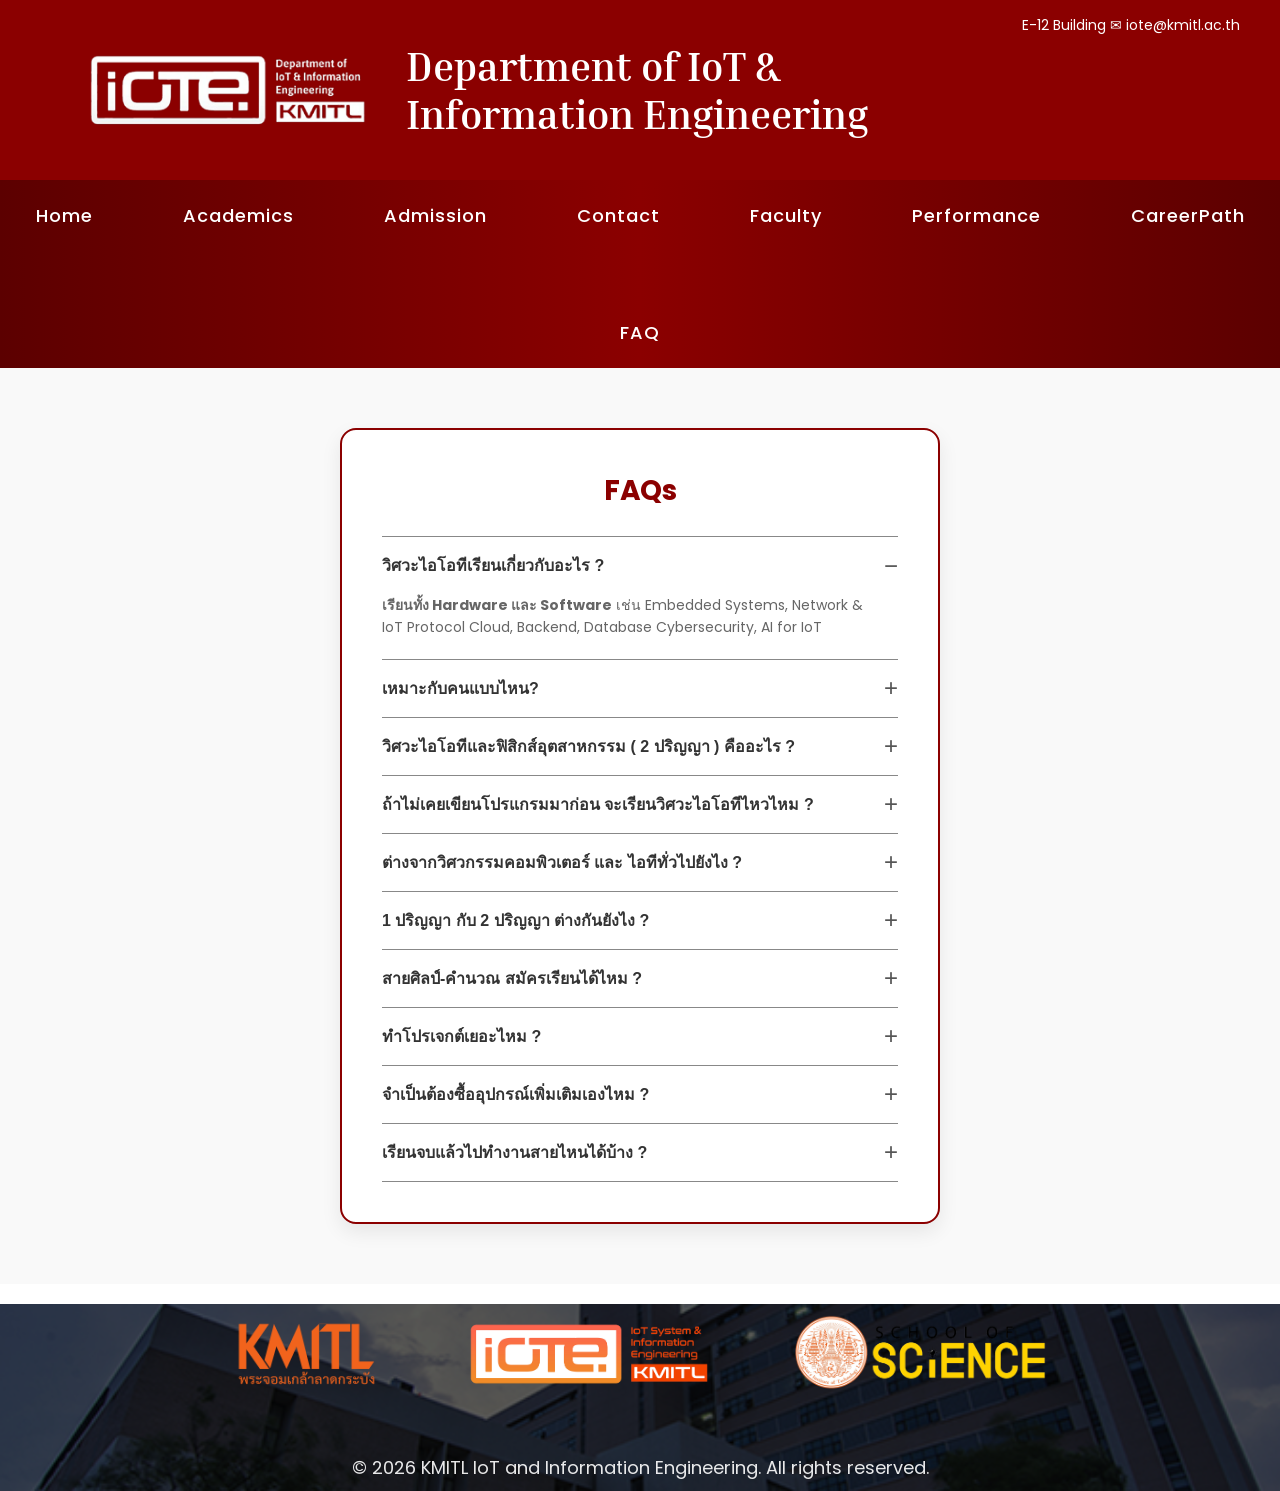
<file: FAQ.html>
<!DOCTYPE html>
<html lang="en">

<head>
    <meta charset="UTF-8">
    <title>FAQ - PhysicIoT</title>
    <meta name="viewport" content="width=device-width, initial-scale=1.0">

    <link href="https://fonts.googleapis.com/css2?family=Poppins:wght@300;400;500;600;700&display=swap" rel="stylesheet">
    <link href="https://fonts.googleapis.com/css2?family=Inria+Serif:wght@300;400;700&display=swap" rel="stylesheet">
    <link href="https://fonts.googleapis.com/css2?family=Instrument+Sans:wght@400;600;700&display=swap" rel="stylesheet">

    <link rel="stylesheet" href="FAQ.css">
</head>

<body>

    <div class="header-top">
        <div class="header-left">
            <img src="myphoto/logoiot.png" alt="IoT Logo" class="logo">
            <div class="header-title">
                <h1>Department of IoT &</h1>
                <h1>Information Engineering</h1>
            </div>
        </div>
        <div class="header-right">
            <span>E-12 Building</span>
            <span>✉ iote@kmitl.ac.th</span>
        </div>
    </div>

    <div class="nav-container">
        <nav>
            <ul>
                <li><a href="index.html">Home</a></li>
                <li><a href="academic.html">Academics</a></li>
                <li><a href="admission.html">Admission</a></li>
                
                <li class="dropdown" tabindex="0">
                    Contact
                    <div class="dropdown-content">
                        <a href="contact.html">IoT System and Information</a>
                        <a href="contact1.html">Dual Degree</a>
                    </div>
                </li>
                
                <li class="dropdown" tabindex="0">
                    Faculty
                    <div class="dropdown-content">
                        <a href="Professor of IoTE.html">Professor of IoT System and Information</a>
                        <a href="Professor of PhysIoTE.html">Professor of Industrial Physics</a>
                    </div>
                </li>
                
                <li><a href="performance.html">Performance</a></li>
                <li><a href="CareerPath.html">CareerPath</a></li>
                <li><a href="FAQ.html">FAQ</a></li>
            </ul>
        </nav>
    </div> 


    <main class="main-content">
        <div class="faq-container">
            <h2 class="faq-title">FAQs</h2>
            <hr class="faq-divider">

            <div class="faq-item active">
                <button class="faq-question">
                    วิศวะไอโอทีเรียนเกี่ยวกับอะไร ?
                    <span class="faq-icon">−</span>
                </button>
                <div class="faq-answer">
                    <p><strong>เรียนทั้ง Hardware และ Software</strong> เช่น Embedded Systems, Network & IoT Protocol Cloud, Backend, Database Cybersecurity, AI for IoT</p>
                </div>
            </div>

            <div class="faq-item">
                <button class="faq-question">
                     เหมาะกับคนแบบไหน?
                    <span class="faq-icon">+</span>
                </button>
                <div class="faq-answer">
                    <p>สาขานี้เหมาะกับคนที่ ชอบทดลอง ชอบดูว่าอุปกรณ์ทำงานยังไง สนุกกับการทำโปรเจกต์ ไม่ใช่แค่เรียนทฤษฎี ไม่กลัววงจรไฟฟ้า หรือพร้อมจะเรียนรู้มัน<br>อยากเข้าใจระบบทั้ง Hardware และ Software ไปพร้อมกัน ชอบคิดวิเคราะห์และแก้ปัญหาเป็นขั้นเป็นตอน</p>
                </div>
            </div>

            <div class="faq-item">
                <button class="faq-question">
                    วิศวะไอโอทีและฟิสิกส์อุตสาหกรรม ( 2 ปริญญา ) คืออะไร ?
                    <span class="faq-icon">+</span>
                </button>
                <div class="faq-answer">
                    <p>เป็นความร่วมมือพิเศษกับคณะวิทยาศาสตร์ น้องจะได้รับปริญญา 2 ใบ ได้ทั้งทักษะวิจัยเชิงลึกแบบนักวิทย์ และทักษะการประยุกต์ใช้งานจริงแบบวิศวกร<br>คุ้มสุดๆ สำหรับสาย Tech ยุคใหม่ ได้ วศ.บ. วิศวกรรมไอโอทีและสารสนเทศ และได้ วท.บ. ฟิสิกส์อุตสาหกรรม</p>
                </div>
            </div>

            <div class="faq-item">
                <button class="faq-question">
                    ถ้าไม่เคยเขียนโปรแกรมมาก่อน จะเรียนวิศวะไอโอทีไหวไหม ?
                    <span class="faq-icon">+</span>
                </button>
                <div class="faq-answer">
                    <p><strong>เรียนไหวแน่นอน</strong> หากมีความตั้งใจและพร้อมฝึกฝนอย่างสม่ำเสมอ ในปีแรกของหลักสูตรวิศวกรรมไอโอทีจะเริ่มสอนพื้นฐานการเขียนโปรแกรมตั้งแต่ระดับเบื้องต้น</p>
                </div>
            </div>

            <div class="faq-item">
                <button class="faq-question">
                    ต่างจากวิศวกรรมคอมพิวเตอร์ และ ไอทีทั่วไปยังไง ?
                    <span class="faq-icon">+</span>
                </button>
                <div class="faq-answer">
                    <p>
                        <strong>Computer Engineering</strong> → เน้น Software การเขียนโปรแกรม Hardware ระบบคอมพิวเตอร์ต่างๆ<br>
                        <strong>IT</strong> → เน้น Software และ ระบบสารสนเทศ<br>
                        <strong>IoT Engineering</strong> → ผสมวงจร อุปกรณ์จริง เครือข่าย ซอฟต์แวร์ (จะได้จับบอร์ด, ต่อวงจร, เขียน Firmware แล้วส่งข้อมูลขึ้น Cloud เองครบวงจร)
                    </p>
                </div>
            </div>

            <div class="faq-item">
                <button class="faq-question">
                    1 ปริญญา กับ 2 ปริญญา ต่างกันยังไง ?
                    <span class="faq-icon">+</span>
                </button>
                <div class="faq-answer">
                    <p>
                        <strong>วิศวกรรมระบบไอโอทีเเละสารสนเทศ (1 ปริญญา)</strong> จะเน้นการเชื่อมต่อและการจัดการข้อมูล เรียนเหมือนเป็นจอมวางแผนระบบ คือเอาอุปกรณ์ที่มีอยู่แล้วมาเขียนโปรแกรม ให้คุยกันได้ เก็บข้อมูลขึ้น Cloud และสร้าง Dashboard มาแสดงผล<br><br>
                        <strong>ฟิสิกส์อุตสาหกรรม และวิศวกรรมระบบไอโอทีเเละสารสนเทศ (2 ปริญญา)</strong> เน้นเครื่องมือวัดและความแม่นยำ เรียนเหมือนเป็นนักประดิษฐ์และปรับแต่ง คือต้องเข้าใจลึกไปถึงระดับอะตอมหรือคลื่นฟิสิกส์ เพื่อสร้างเซนเซอร์ขึ้นมาเอง หรือแก้ไขระบบวัดในโรงงานที่ซับซ้อนเกินกว่าเซนเซอร์ทั่วไปจะทำได้
                    </p>
                </div>
            </div>

            <div class="faq-item">
                <button class="faq-question">
                    สายศิลป์-คำนวณ สมัครเรียนได้ไหม ?
                    <span class="faq-icon">+</span>
                </button>
                <div class="faq-answer">
                    <p>หลักสูตรเราเน้นพื้นฐานคำนวณและฟิสิกส์ค่อนข้างแน่น หากน้องมีความตั้งใจและมีคะแนนสอบตามเกณฑ์ที่กำหนด (เช่น TGAT/TPAT) ก็สามารถสมัครได้ แต่อาจจะต้องฟิตพื้นฐานวิทย์คณิตเพิ่มเติมตอนเข้ามาเรียน</p>
                </div>
            </div>

            <div class="faq-item">
                <button class="faq-question">
                    ทำโปรเจกต์เยอะไหม ?
                    <span class="faq-icon">+</span>
                </button>
                <div class="faq-answer">
                    <p>มีโปรเจกต์ให้ทำตั้งแต่ปี 1-4 จะมีโปรเจคในแต่ละวิชา, Team Project, และ Senior Project (โปรเจกต์จบ)</p>
                </div>
            </div>

            <div class="faq-item">
                <button class="faq-question">
                    จำเป็นต้องซื้ออุปกรณ์เพิ่มเติมเองไหม ?
                    <span class="faq-icon">+</span>
                </button>
                <div class="faq-answer">
                    <p>สำหรับการเรียนในรายวิชามีอุปกรณ์พื้นฐานในห้องปฏิบัติการ เช่น Microcontroller Board อุปกรณ์วัดทางไฟฟ้า และชุดทดลองต่าง ๆ สำหรับใช้ในการเรียนการสอน และสำหรับการฝึกเพิ่มเติมหรือทำโปรเจกต์ส่วนตัว อาจพิจารณาซื้อเองตามความเหมาะสมแต่สามารถยืมอุปกรณ์จากสาขาได้</p>
                </div>
            </div>

            <div class="faq-item">
                <button class="faq-question">
                    เรียนจบแล้วไปทำงานสายไหนได้บ้าง ?
                    <span class="faq-icon">+</span>
                </button>
                <div class="faq-answer">
                    <p>
                        <strong>1. จบ "วิศวกรรมระบบไอโอทีเเละสารสนเทศ"</strong><br>
                        เช่น IoT Engineer, Network Engineer, Full-Stack Developer, Data Engineer, Cybersecurity Engineer<br><br>
                        <strong>2. จบ "ฟิสิกส์อุตสาหกรรม เเละ วิศวกรรมระบบไอโอที"</strong><br>
                        เช่น Instrumentation & Control Engineer, R&D Engineer, Metrology Specialist, Process Engineer, Optical Medical Engineer
                    </p>
                </div>
            </div>

        </div>
    </main>

     <footer class="footer">
    <div class="footer-overlay">

        <div class="footer-logos">
            <img src="myphoto/kmitl-logo.png" alt="KMITL">
            <img src="myphoto/iote-logo.png" alt="IoTE">
            <img src="myphoto/science-logo.png" alt="Science">
        </div>

        <p class="copyright">
            © 2026 KMITL IoT and Information Engineering. All rights reserved.
        </p>

    </div>
    </footer>

    <script src="FAQ.js"></script>
</body>

</html>
</file>
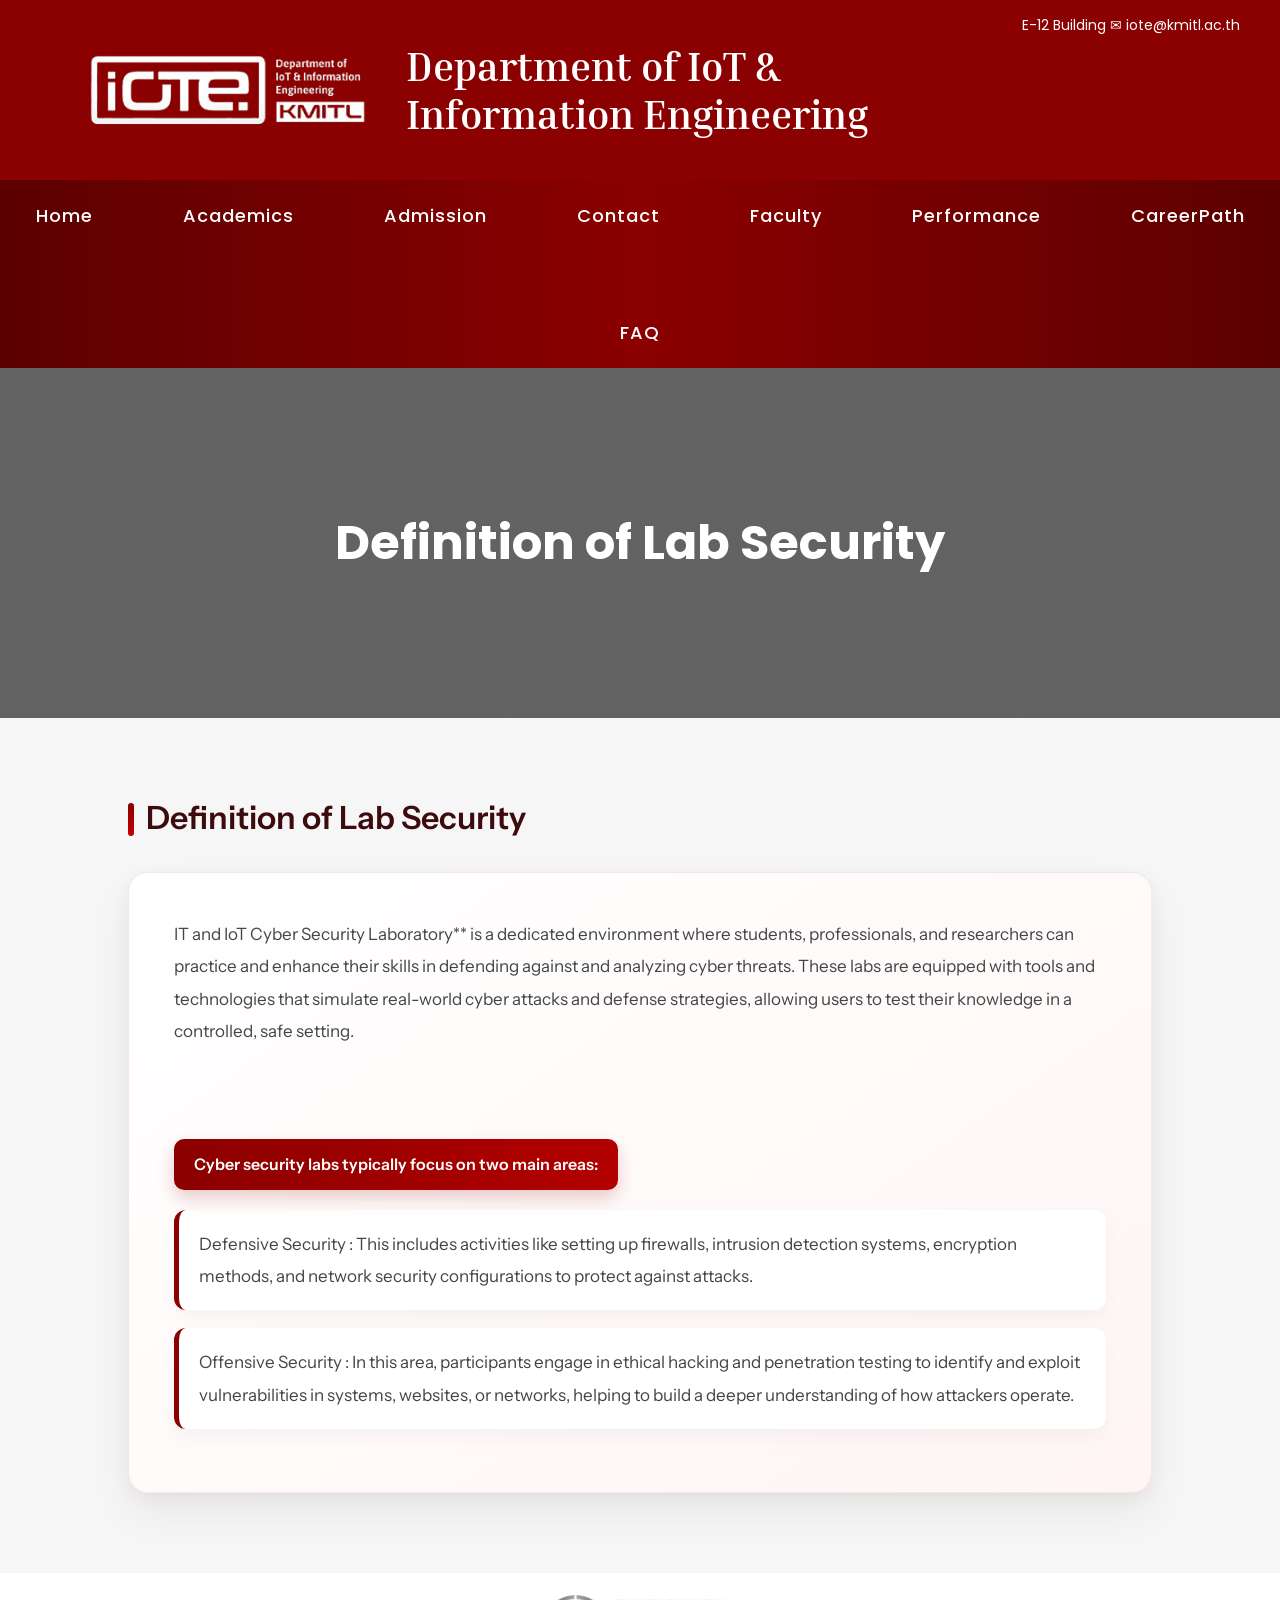
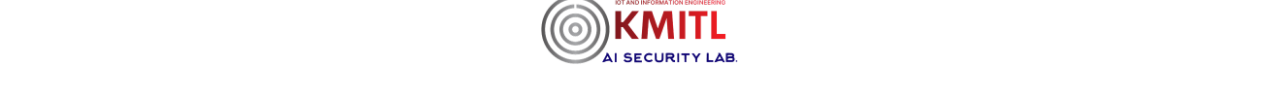
<file: performance.html>
<!DOCTYPE html>
<html lang="en">

<head>
    <meta charset="UTF-8">
    <title>Performance - Lab Security</title>
    <meta name="viewport" content="width=device-width, initial-scale=1.0">

    <!-- Google Font -->
    <link href="https://fonts.googleapis.com/css2?family=Poppins:wght@300;400;600;700&display=swap" rel="stylesheet">
    <link href="https://fonts.googleapis.com/css2?family=Inria+Serif:wght@300;400;700&display=swap" rel="stylesheet">
    <link href="https://fonts.googleapis.com/css2?family=Instrument+Sans:wght@400;600;700&display=swap"
        rel="stylesheet">


    <!-- CSS -->
    <link rel="stylesheet" href="Performance.css">
</head>

<body>

    <!-- HEADER -->
    <div class="header-top">

        <div class="header-left">
            <img src="pic/LogoIOT.png" alt="IoT Logo" class="logo">

            <div class="header-title">
                <h1>Department of IoT &</h1>
                <h1>Information Engineering</h1>
            </div>
        </div>

        <div class="header-right">
            <span>E-12 Building</span>
            <span>✉ iote@kmitl.ac.th</span>
        </div>

    </div>

    <!-- NAVIGATION -->
    <div class="nav-container">
        <nav>
            <ul>
                <li><a href="index.html">Home</a></li>
                <li><a href="academic.html">Academics</a></li>
                <li><a href="admission.html">Admission</a></li>

                <li class="dropdown" tabindex="0">
                    Contact
                    <div class="dropdown-content">
                        <a href="contact.html">IoT System and Information</a>
                        <a href="contact1.html">Dual Degree</a>
                    </div>
                </li>

                <li class="dropdown" tabindex="0">
                    Faculty
                    <div class="dropdown-content">
                        <a href="Professor of IoTE.html">Professor of IoT System and Information</a>
                        <a href="Professor of PhysIoTE.html">Professor of Industrial Physics</a>
                    </div>
                </li>

                <li><a href="performance.html">Performance</a></li>
                <li><a href="CareerPath.html">CareerPath</a></li>
                <li><a href="FAQ.html">FAQ</a></li>
            </ul>
        </nav>
    </div>

    <!-- HERO -->
    <section class="hero">
        <h2>Definition of Lab Security</h2>
    </section>

    <!-- CONTENT -->
    <div class="container">

        <div class="section-title">Definition of Lab Security</div>

        <div class="content-box">

            <p>
                IT and IoT Cyber Security Laboratory** is a dedicated environment where students, professionals, and
                researchers can practice and enhance their skills in defending against and analyzing cyber threats.
                These labs are equipped with tools and technologies that simulate real-world cyber attacks and defense
                strategies, allowing users to test their knowledge in a controlled, safe setting.
            </p>

            <br>

            <ul>
                <p class="highlight-red">
                    Cyber security labs typically focus on two main areas:
                </p>
                <li>Defensive Security : This includes activities like setting up firewalls, intrusion detection
                    systems, encryption methods, and network security configurations to protect against attacks.</li>
                <li>Offensive Security : In this area, participants engage in ethical hacking and penetration testing to
                    identify and exploit vulnerabilities in systems, websites, or networks, helping to build a deeper
                    understanding of how attackers operate.</li>

            </ul>

        </div>

    </div>

    <!-- FOOTER -->
    <div class="footer">
        <img src="pic/LogoLAB.png" alt="Logo LAB" class="footer-logo">
    </div>


</body>

</html>
</file>
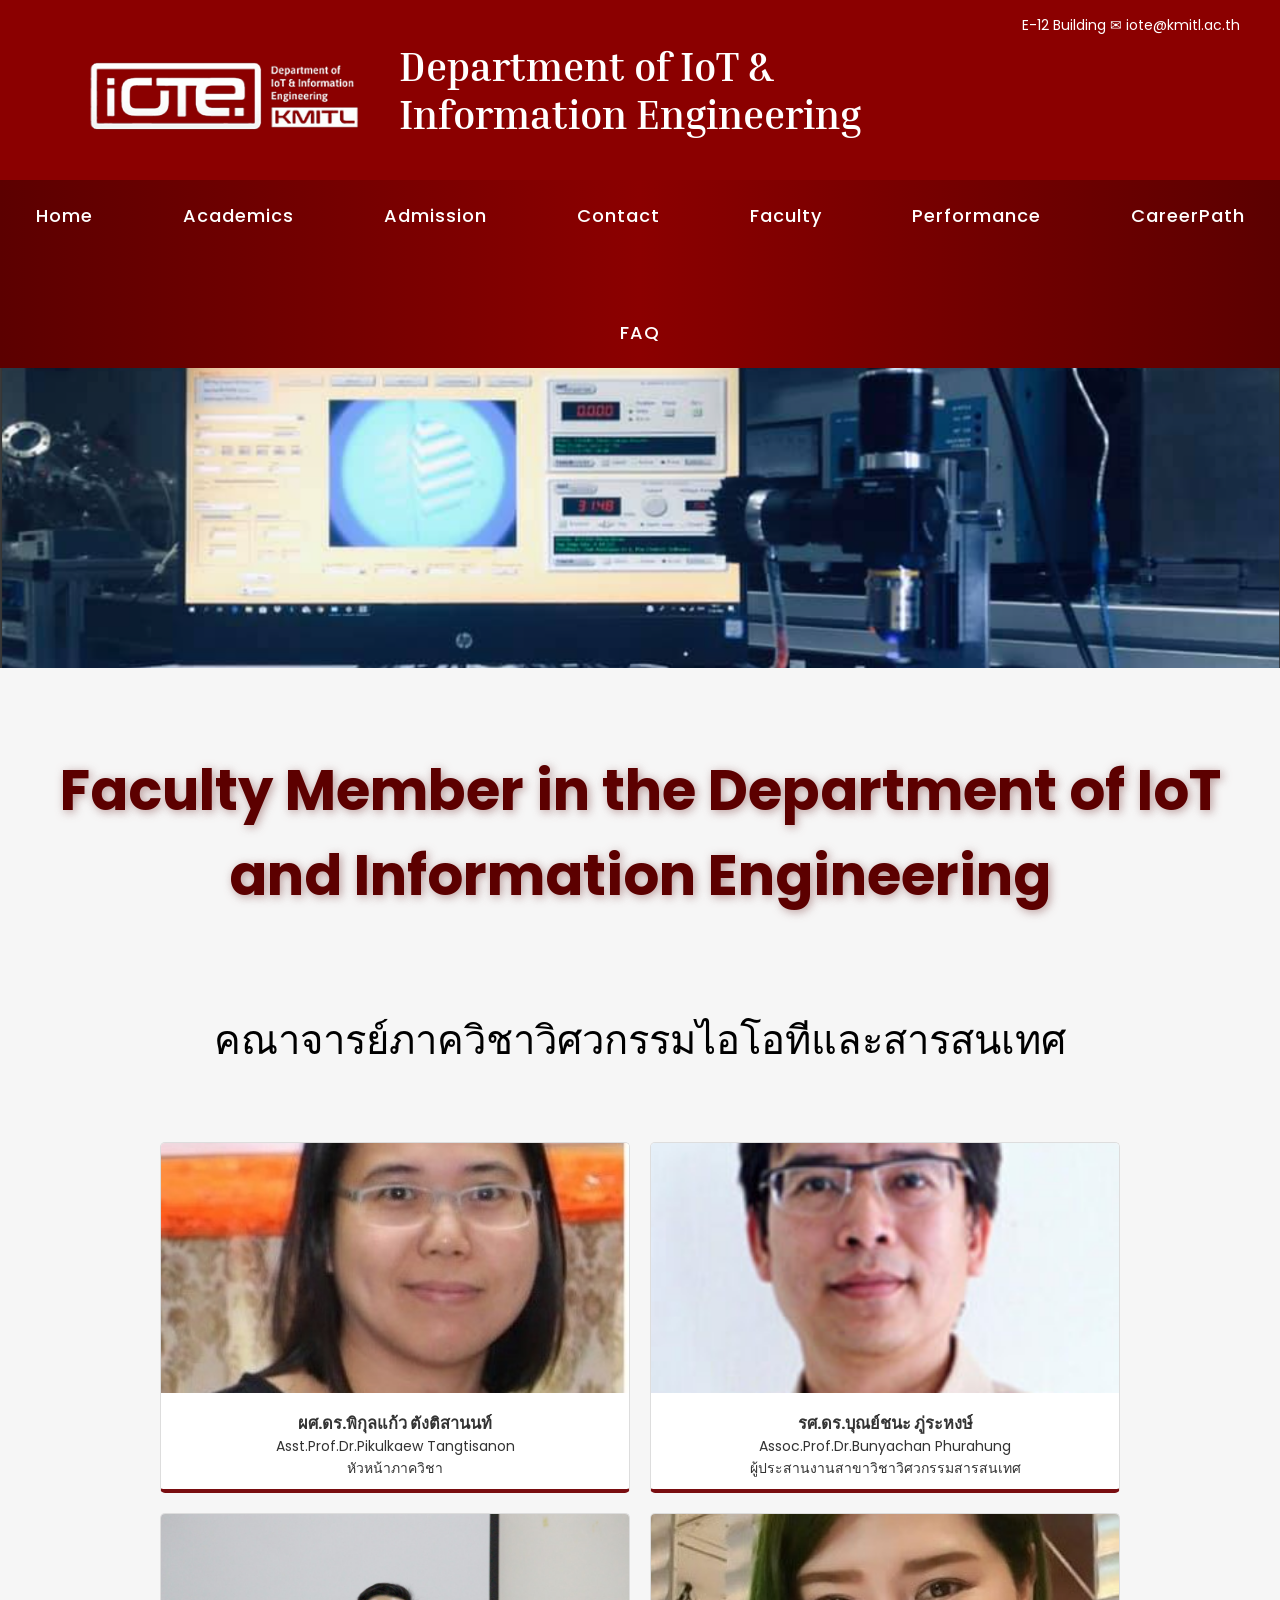
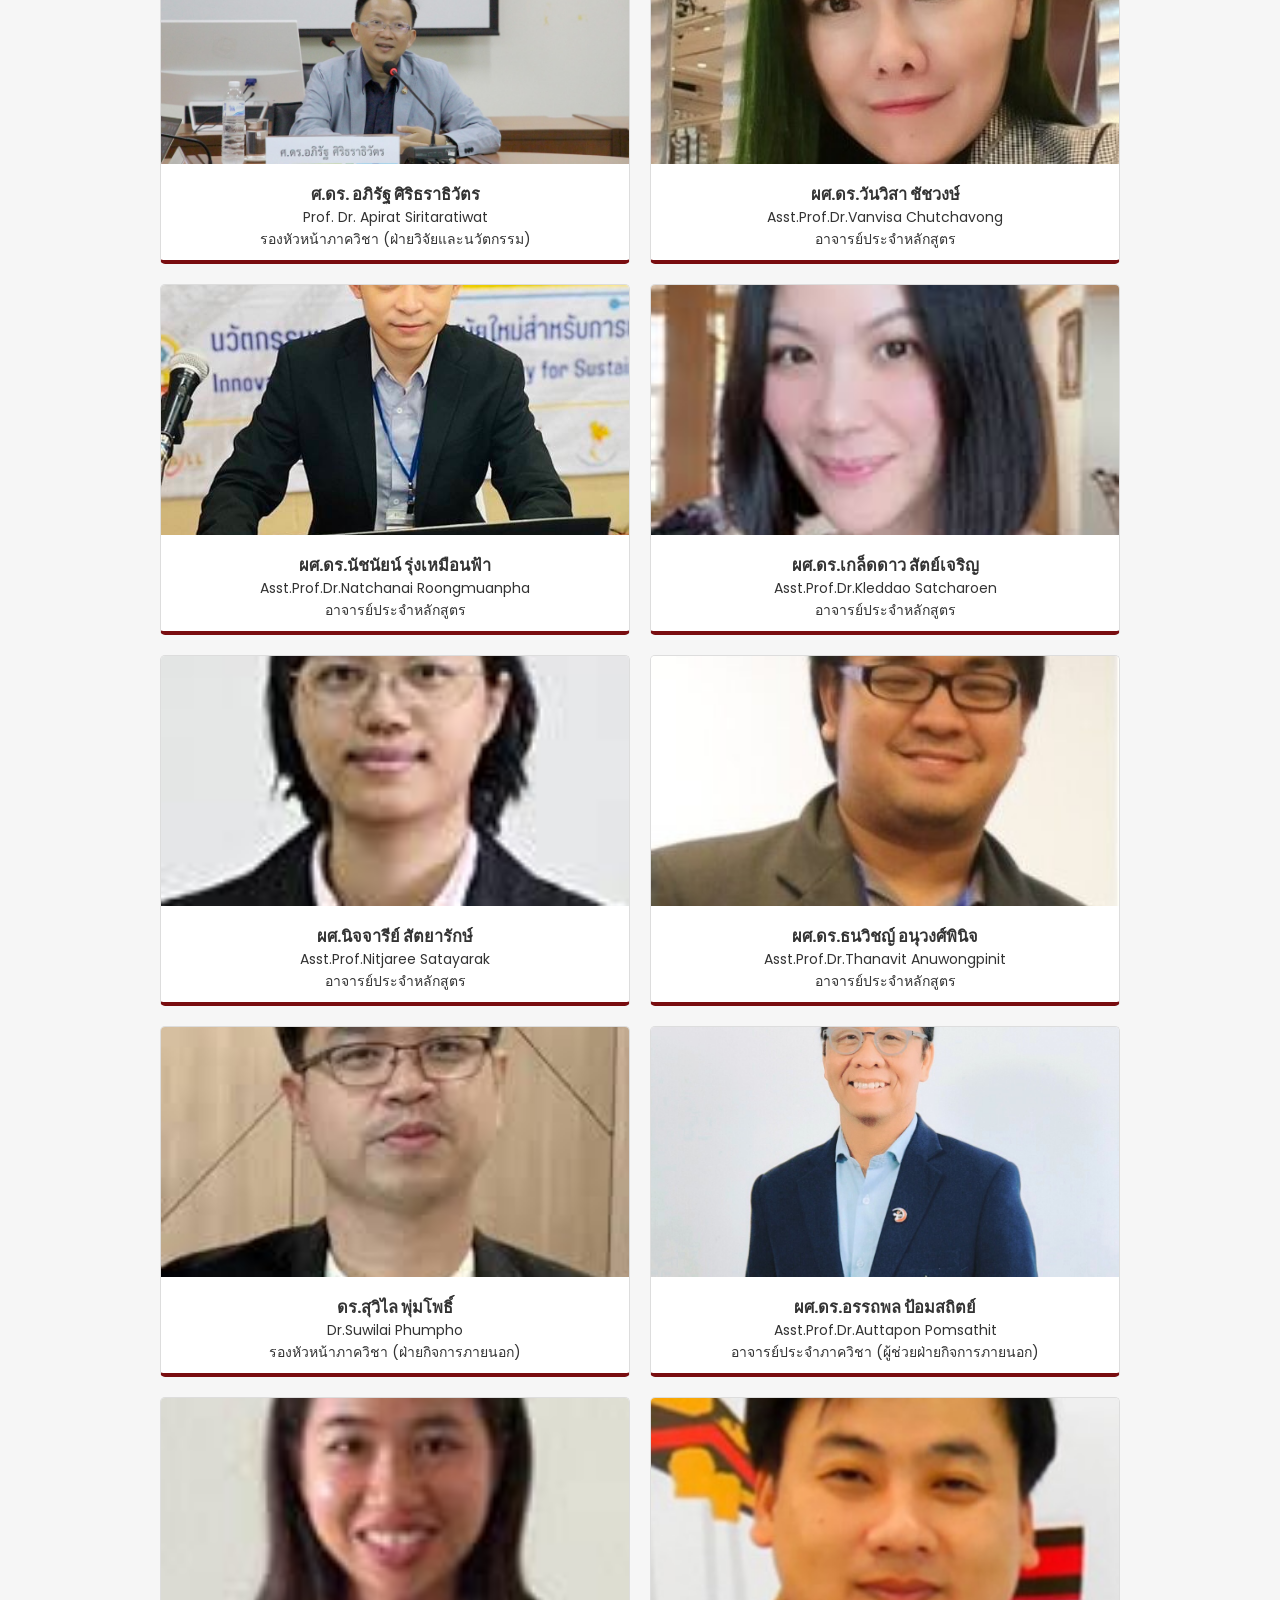
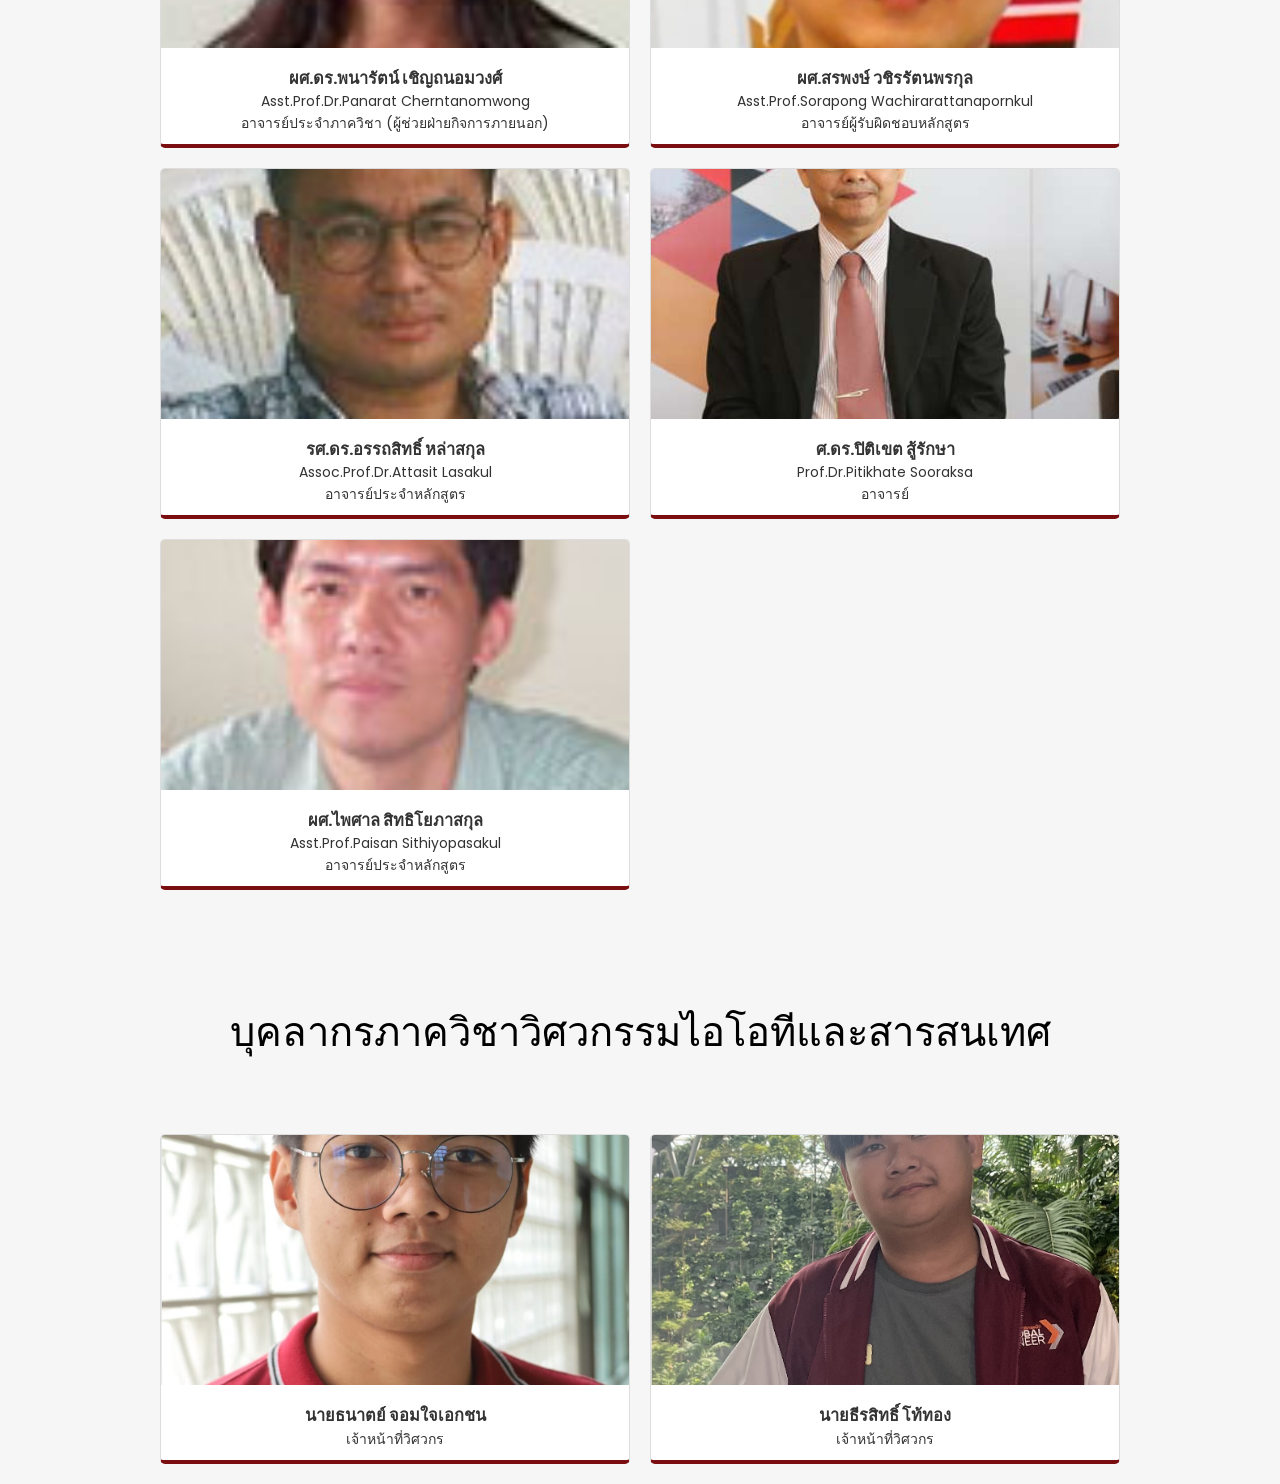
<file: Professor of IoTE.html>
<!DOCTYPE html>
<html lang="en">

<head>
    <meta charset="UTF-8">
    <title>Professor of IoTE</title>
    <meta name="viewport" content="width=device-width, initial-scale=1.0">

    <!-- Google Font -->
    <link href="https://fonts.googleapis.com/css2?family=Poppins:wght@300;400;600;700&display=swap" rel="stylesheet">
    <link href="https://fonts.googleapis.com/css2?family=Inria+Serif:wght@300;400;700&display=swap" rel="stylesheet">
    <link href="https://fonts.googleapis.com/css2?family=Instrument+Sans:wght@400;600;700&display=swap"
        rel="stylesheet">
    <!-- CSS -->
    <link rel="stylesheet" href="Professor of IoTE.css">
</head>
<body>
    <!-- HEADER -->
    <div class="header-top">

        <div class="header-left">
            <img src="image/Logo.png" alt="IoT Logo" class="logo">

            <div class="header-title">
                <h1>Department of IoT &</h1>
                <h1>Information Engineering</h1>
            </div>
        </div>

        <div class="header-right">
            <span>E-12 Building</span>
            <span>✉ iote@kmitl.ac.th</span>
        </div>

    </div>
  <!-- NAVIGATION -->
    <div class="nav-container">
        <nav>
            <ul>
                <li><a href="index.html">Home</a></li>
                <li><a href="academic.html">Academics</a></li>
                <li><a href="admission.html">Admission</a></li>
                
                <li class="dropdown" tabindex="0">
                    Contact
                    <div class="dropdown-content">
                        <a href="contact.html">IoT System and Information</a>
                        <a href="contact1.html">Dual Degree</a>
                    </div>
                </li>
                
                <li class="dropdown" tabindex="0">
                    Faculty
                    <div class="dropdown-content">
                        <a href="Professor of IoTE.html">Professor of IoT System and Information</a>
                        <a href="Professor of PhysIoTE.html">Professor of Industrial Physics</a>
                    </div>
                </li>
                
                <li><a href="performance.html">Performance</a></li>
                <li><a href="CareerPath.html">CareerPath</a></li>
                <li><a href="FAQ.html">FAQ</a></li>
            </ul>
        </nav>
    </div>  
    <!--Head -->
    <section class="show-section"></section>
    <div class="show-container">
            <h1>Faculty Member in the Department of IoT and Information Engineering</h1>
            <h2>คณาจารย์ภาควิชาวิศวกรรมไอโอทีและสารสนเทศ</h2>
    </div>
    <!--professor-->
        <!--professor 1 -->
        <div class="faculty-grid">
            
            <div class="faculty-card">
                <div class="faculty-image">
                    <img src="image/professor1.jpg" alt="Pikulkaew">
                </div>
                <div class="faculty-info">
                    <h3>ผศ.ดร.พิกุลแก้ว ตังติสานนท์</h3>
                    <p>Asst.Prof.Dr.Pikulkaew Tangtisanon</p>
                    <p class="role">หัวหน้าภาควิชา</p>
                </div>
            </div>
        <!--professor 2 -->
            <div class="faculty-card">
                <div class="faculty-image">
                    <img src="image/professor2.jpg" alt="Teacher 2">
                </div>
                <div class="faculty-info">
                    <h3>รศ.ดร.บุณย์ชนะ ภู่ระหงษ์</h3>
                    <p>Assoc.Prof.Dr.Bunyachan Phurahung</p>
                    <p class="role">ผู้ประสานงานสาขาวิชาวิศวกรรมสารสนเทศ</p>
                </div>
            </div>
        <!--professor 3 -->
            <div class="faculty-card">
                <div class="faculty-image">
                    <img src="image/professor3.jpg" alt="Teacher 2">
                </div>
                <div class="faculty-info">
                    <h3>ศ.ดร. อภิรัฐ ศิริธราธิวัตร</h3>
                    <p>Prof. Dr. Apirat Siritaratiwat</p>
                    <p class="role">รองหัวหน้าภาควิชา (ฝ่ายวิจัยและนวัตกรรม)</p>
                </div>
            </div>
        <!--professor 4 -->
            <div class="faculty-card">
                <div class="faculty-image">
                    <img src="image/professor4.jpg" alt="Teacher 2">
                </div>
                <div class="faculty-info">
                    <h3>ผศ.ดร.วันวิสา ชัชวงษ์</h3>
                    <p>Asst.Prof.Dr.Vanvisa Chutchavong</p>
                    <p class="role"> อาจารย์ประจำหลักสูตร</p>
                </div>
            </div>
        <!--professor 5 -->
            <div class="faculty-card">
                <div class="faculty-image">
                    <img src="image/professor5.jpg" alt="Teacher 2">
                </div>
                <div class="faculty-info">
                    <h3>ผศ.ดร.นัชนัยน์ รุ่งเหมือนฟ้า</h3>
                    <p>Asst.Prof.Dr.Natchanai Roongmuanpha</p>
                    <p class="role">อาจารย์ประจำหลักสูตร</p>
                </div>
            </div>
        <!--professor 6 -->
            <div class="faculty-card">
                <div class="faculty-image">
                    <img src="image/professor6.jpg" alt="Teacher 2">
                </div>
                <div class="faculty-info">
                    <h3>ผศ.ดร.เกล็ดดาว สัตย์เจริญ</h3>
                    <p>Asst.Prof.Dr.Kleddao Satcharoen</p>
                    <p class="role">อาจารย์ประจําหลักสูตร</p>
                </div>
            </div>
        <!--professor 7 -->
            <div class="faculty-card">
                <div class="faculty-image">
                    <img src="image/professor7.jpg" alt="Teacher 2">
                </div>
                <div class="faculty-info">
                    <h3>ผศ.นิจจารีย์ สัตยารักษ์</h3>
                    <p>Asst.Prof.Nitjaree Satayarak</p>
                    <p class="role"> อาจารย์ประจำหลักสูตร</p>
                </div>
            </div>
        <!--professor 8 -->
            <div class="faculty-card">
                <div class="faculty-image">
                    <img src="image/professor8.jpg" alt="Teacher 2">
                </div>
                <div class="faculty-info">
                    <h3>ผศ.ดร.ธนวิชญ์ อนุวงศ์พินิจ</h3>
                    <p>Asst.Prof.Dr.Thanavit Anuwongpinit</p>
                    <p class="role">อาจารย์ประจำหลักสูตร</p>
                </div>
            </div>
        <!--professor 9 -->
            <div class="faculty-card">
                <div class="faculty-image">
                    <img src="image/professor9.jpg" alt="Teacher 2">
                </div>
                <div class="faculty-info">
                    <h3>ดร.สุวิไล พุ่มโพธิ์</h3>
                    <p>Dr.Suwilai Phumpho</p>
                    <p class="role">รองหัวหน้าภาควิชา (ฝ่ายกิจการภายนอก)</p>
                </div>
            </div>
        <!--professor 10 -->
            <div class="faculty-card">
                <div class="faculty-image">
                    <img src="image/professor10.jpg" alt="Teacher 2">
                </div>
                <div class="faculty-info">
                    <h3>ผศ.ดร.อรรถพล ป้อมสถิตย์</h3>
                    <p>Asst.Prof.Dr.Auttapon Pomsathit</p>
                    <p class="role">อาจารย์ประจำภาควิชา (ผู้ช่วยฝ่ายกิจการภายนอก)</p>
                </div>
            </div>
        <!--professor 11 -->
            <div class="faculty-card">
                <div class="faculty-image">
                    <img src="image/professor11.jpg" alt="Teacher 2">
                </div>
                <div class="faculty-info">
                    <h3>ผศ.ดร.พนารัตน์ เชิญถนอมวงศ์</h3>
                    <p>Asst.Prof.Dr.Panarat Cherntanomwong</p>
                    <p class="role">อาจารย์ประจำภาควิชา (ผู้ช่วยฝ่ายกิจการภายนอก)</p>
                </div>
            </div>
        <!--professor 12 -->
            <div class="faculty-card">
                <div class="faculty-image">
                    <img src="image/professor12.jpg" alt="Teacher 2">
                </div>
                <div class="faculty-info">
                    <h3>ผศ.สรพงษ์ วชิรรัตนพรกุล</h3>
                    <p>Asst.Prof.Sorapong Wachirarattanapornkul</p>
                    <p class="role"> อาจารย์ผู้รับผิดชอบหลักสูตร</p>
                </div>
            </div>
        <!--professor 13 -->
            <div class="faculty-card">
                <div class="faculty-image">
                    <img src="image/professor13.jpg" alt="Teacher 2">
                </div>
                <div class="faculty-info">
                    <h3>รศ.ดร.อรรถสิทธิ์ หล่าสกุล</h3>
                    <p>Assoc.Prof.Dr.Attasit Lasakul</p>
                    <p class="role"> อาจารย์ประจําหลักสูตร</p>
                </div>
            </div>
        <!--professor 14 -->
            <div class="faculty-card">
                <div class="faculty-image">
                    <img src="image/professor14.jpg" alt="Teacher 2">
                </div>
                <div class="faculty-info">
                    <h3>ศ.ดร.ปิติเขต สู้รักษา</h3>
                    <p>Prof.Dr.Pitikhate Sooraksa</p>
                    <p class="role">อาจารย์</p>
                </div>
            </div>
        <!--professor 15 -->
            <div class="faculty-card">
                <div class="faculty-image">
                    <img src="image/professor15.jpg" alt="Teacher 2">
                </div>
                <div class="faculty-info">
                    <h3>ผศ.ไพศาล สิทธิโยภาสกุล</h3>
                    <p>Asst.Prof.Paisan Sithiyopasakul</p>
                    <p class="role">อาจารย์ประจําหลักสูตร</p>
                </div>
            </div>
        </div>
    <div class="show-container">
            <h2>บุคลากรภาควิชาวิศวกรรมไอโอทีและสารสนเทศ</h2>
    </div>
    <div class="faculty-grid">
            
            <div class="faculty-card">
                <div class="faculty-image">
                    <img src="image/1.png" alt="Pikulkaew">
                </div>
                <div class="faculty-info">
                    <h3>นายธนาตย์ จอมใจเอกชน</h3>
                    <p class="role">เจ้าหน้าที่วิศวกร</p>
                </div>
            </div>
        <!--professor 2 -->
            <div class="faculty-card">
                <div class="faculty-image">
                    <img src="image/2.png" alt="Teacher 2">
                </div>
                <div class="faculty-info">
                    <h3>นายธีรสิทธิ์ โท้ทอง</h3>
                    <p class="role">เจ้าหน้าที่วิศวกร</p>
                </div>
            </div>
    </div>
    <script>
        document.addEventListener("DOMContentLoaded", function() {
            const dropdowns = document.querySelectorAll('.dropdown');
            dropdowns.forEach(dropdown => {
                dropdown.addEventListener('click', function(e) {
                   
                    dropdowns.forEach(other => {
                        if (other !== dropdown) {
                            other.classList.remove('active');
                        }
                    });
                    
                    this.classList.toggle('active');
                });
            });
            document.addEventListener('click', function(e) {
                if (!e.target.closest('.dropdown')) {
                    dropdowns.forEach(dropdown => {
                        dropdown.classList.remove('active');
                    });
                }
            });
        });
    </script>
</body>
</file>
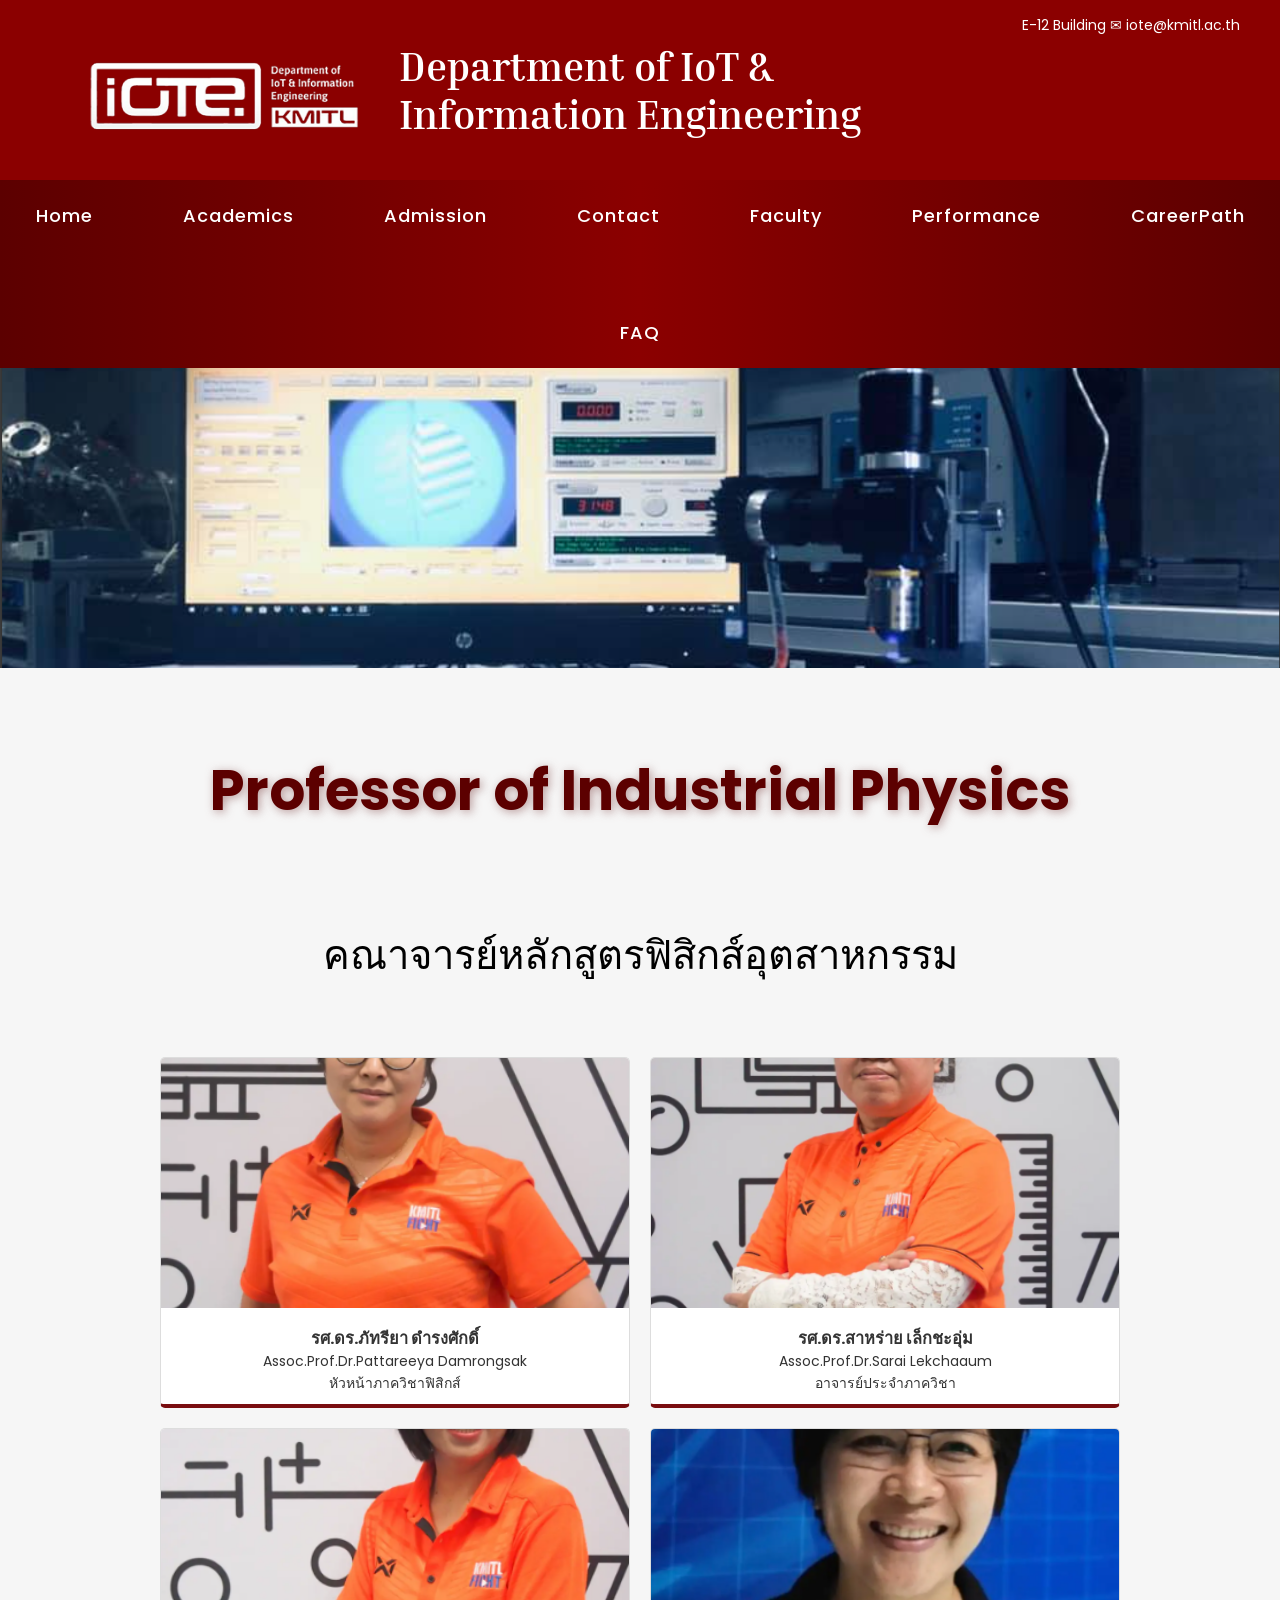
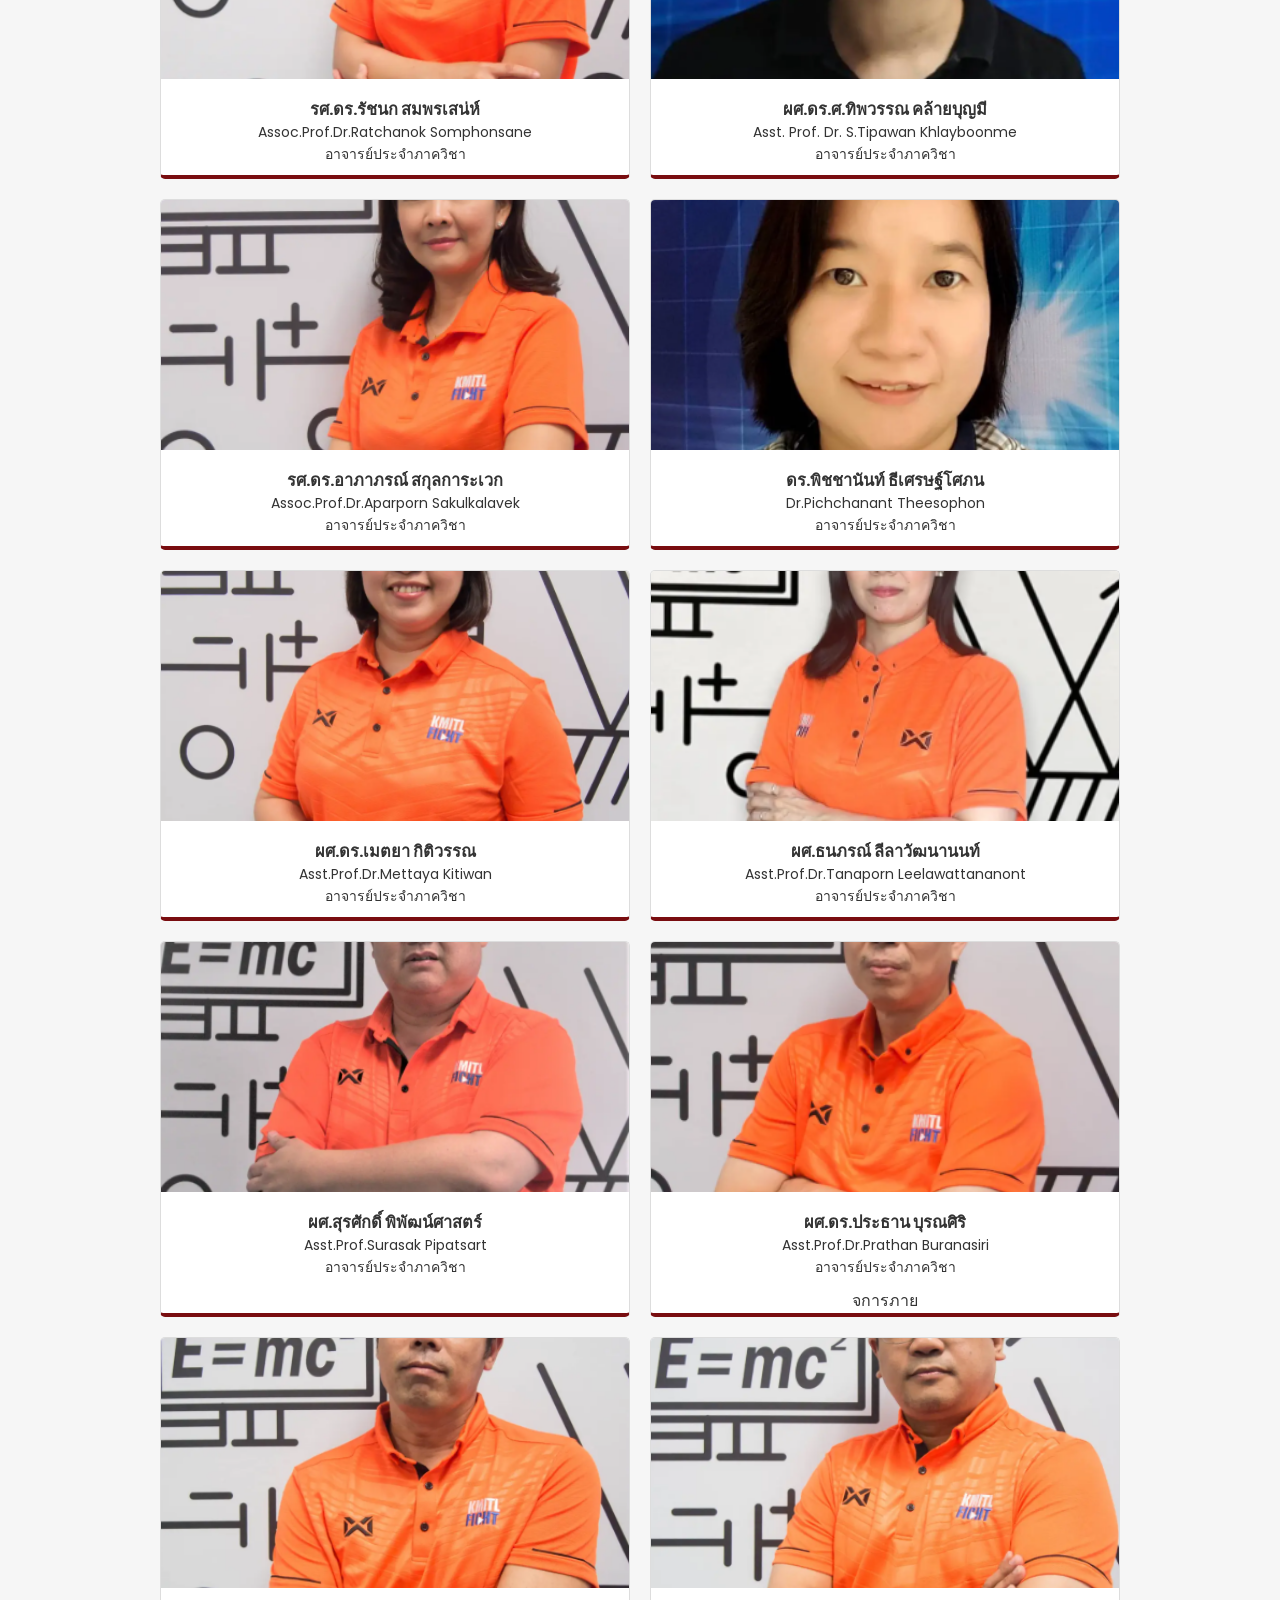
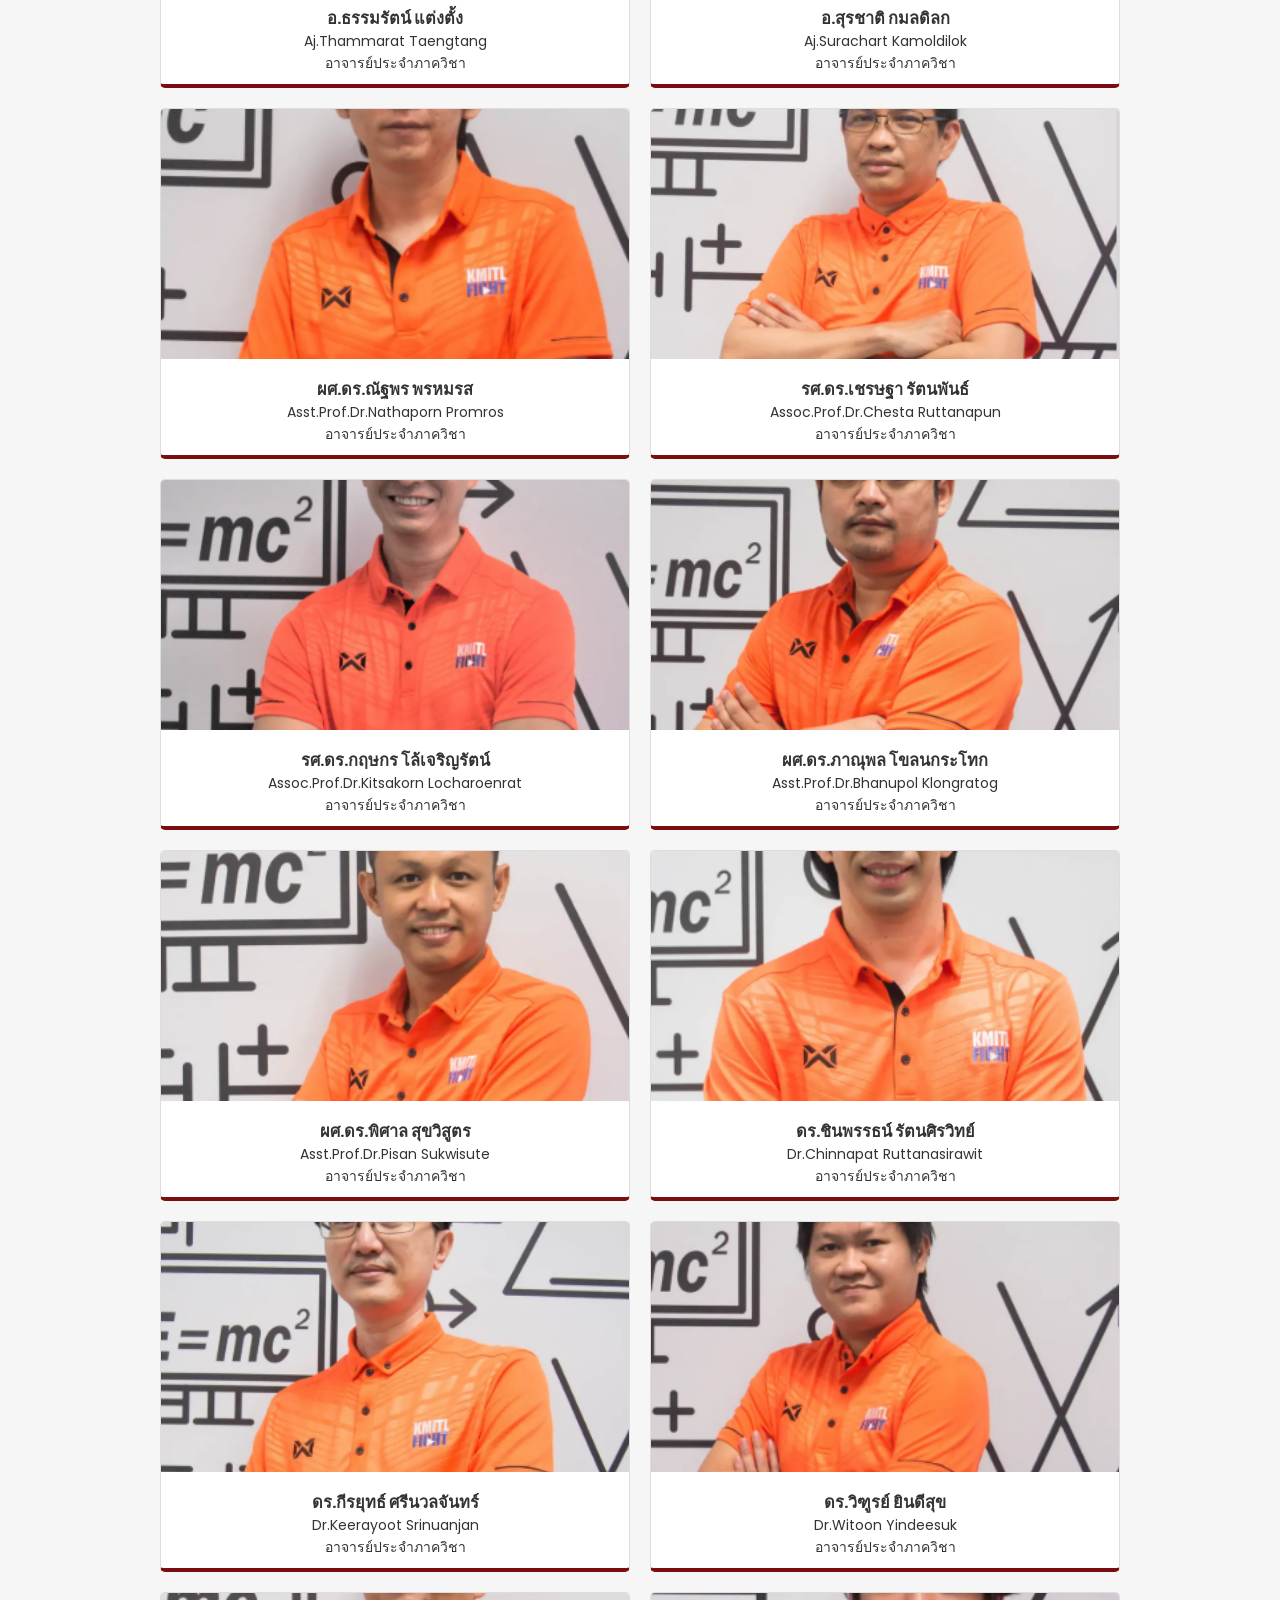
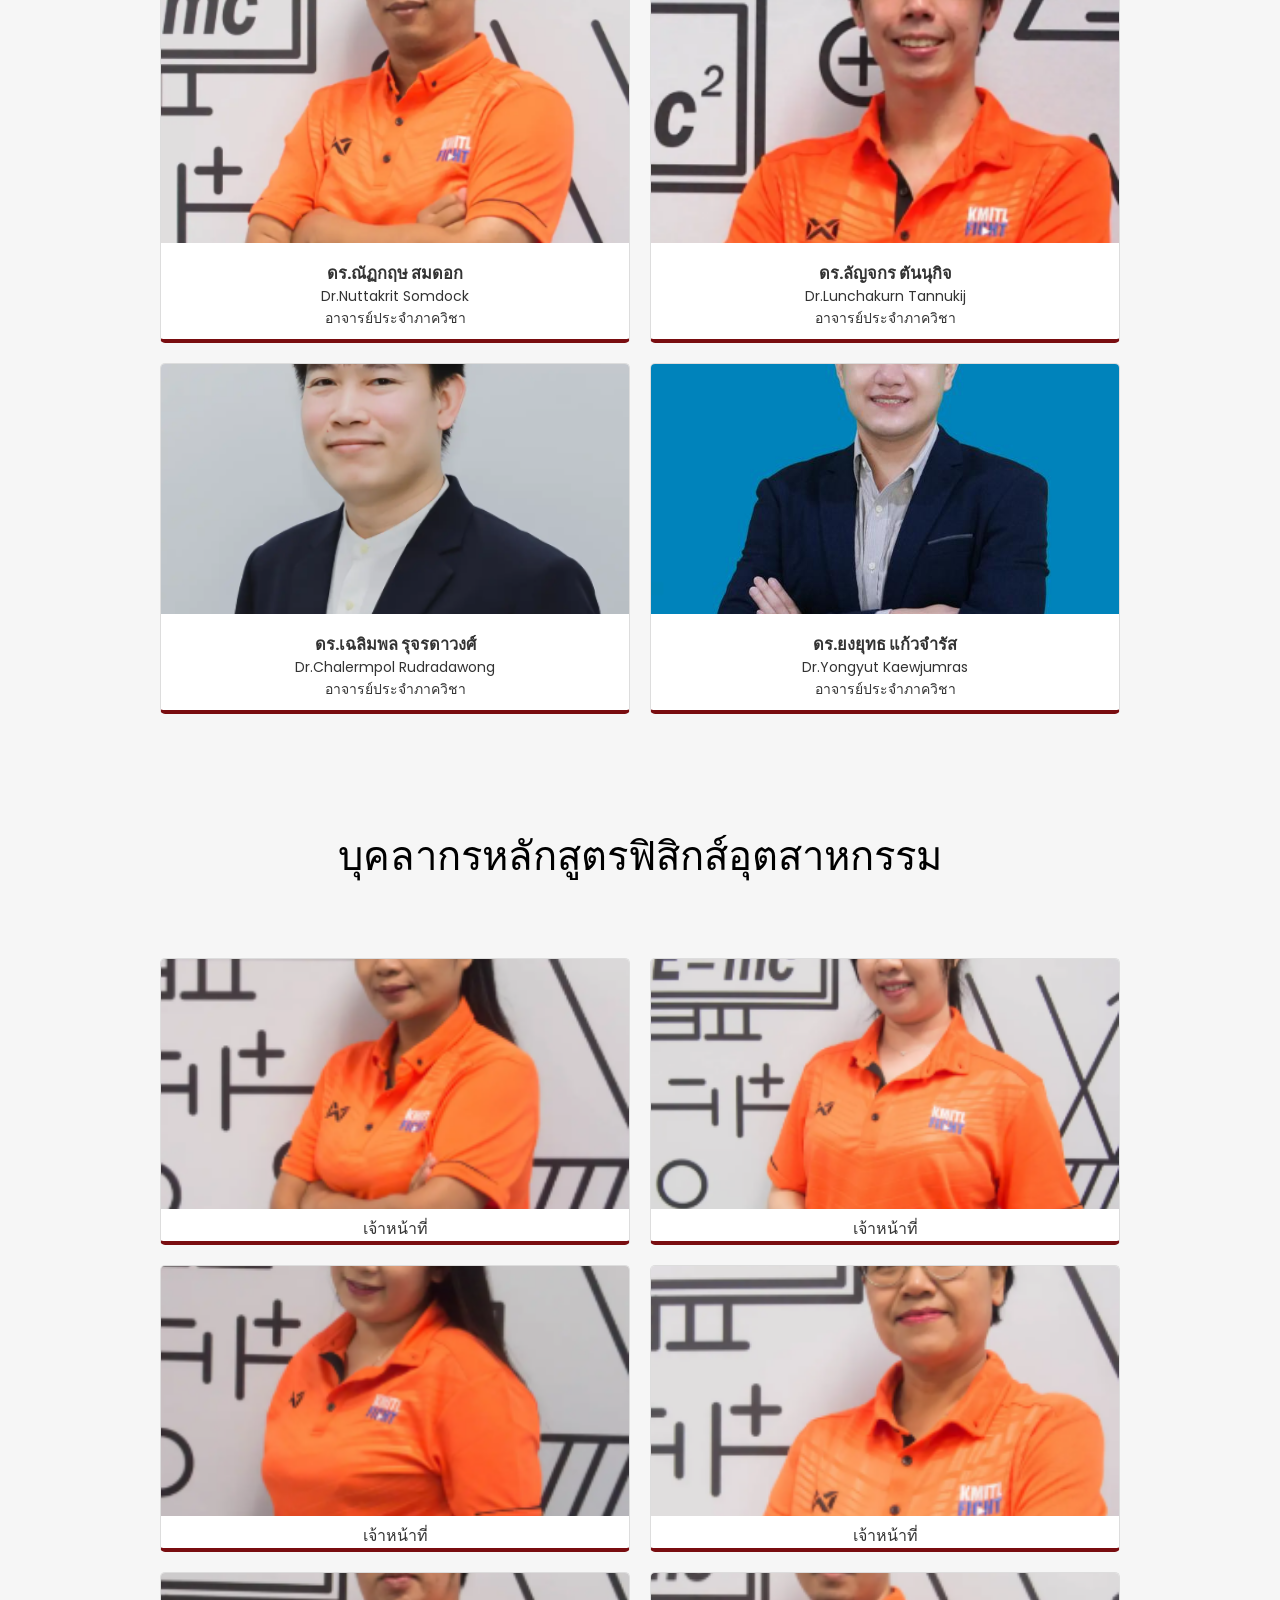
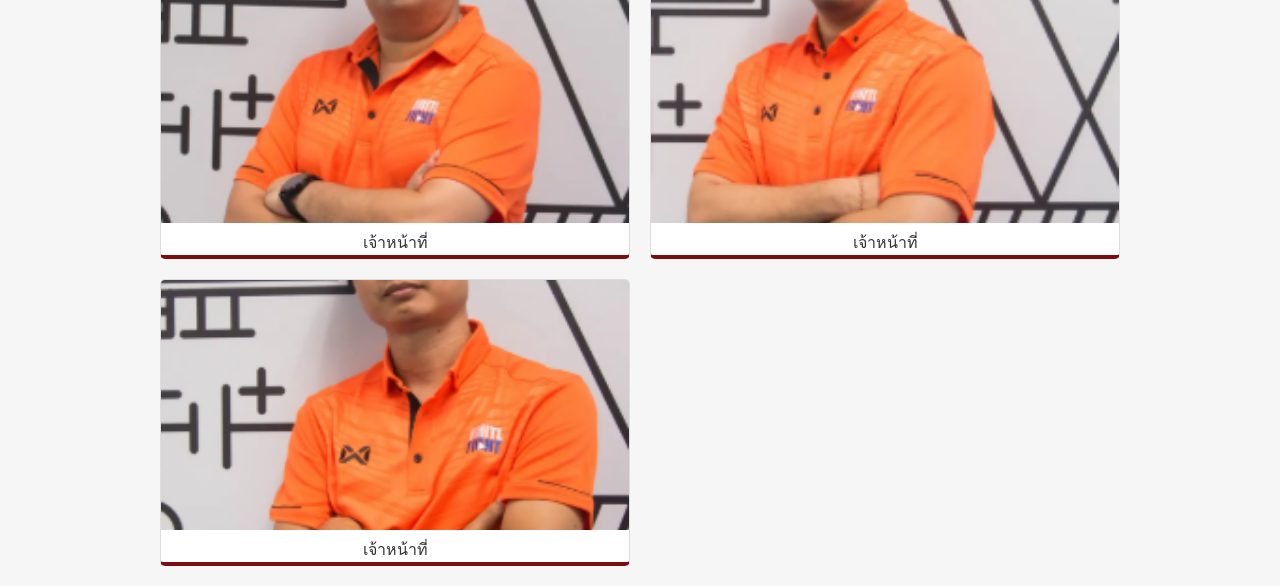
<file: Professor of PhysIoTE.html>
<!DOCTYPE html>
<html lang="en">

<head>
    <meta charset="UTF-8">
    <title>Professor of PhysIoTE</title>
    <meta name="viewport" content="width=device-width, initial-scale=1.0">

    <!-- Google Font -->
    <link href="https://fonts.googleapis.com/css2?family=Poppins:wght@300;400;600;700&display=swap" rel="stylesheet">
    <link href="https://fonts.googleapis.com/css2?family=Inria+Serif:wght@300;400;700&display=swap" rel="stylesheet">
    <link href="https://fonts.googleapis.com/css2?family=Instrument+Sans:wght@400;600;700&display=swap"
        rel="stylesheet">
    <!-- CSS -->
    <link rel="stylesheet" href="Professor of PhysIoTE.css">
</head>
<body>
    <!-- HEADER -->
    <div class="header-top">

        <div class="header-left">
            <img src="image/Logo.png" alt="IoT Logo" class="logo">

            <div class="header-title">
                <h1>Department of IoT &</h1>
                <h1>Information Engineering</h1>
            </div>
        </div>

        <div class="header-right">
            <span>E-12 Building</span>
            <span>✉ iote@kmitl.ac.th</span>
        </div>

    </div>
  <!-- NAVIGATION -->
    <div class="nav-container">
        <nav>
            <ul>
                <li><a href="index.html">Home</a></li>
                <li><a href="academic.html">Academics</a></li>
                <li><a href="admission.html">Admission</a></li>
                
                <li class="dropdown" tabindex="0">
                    Contact
                    <div class="dropdown-content">
                        <a href="contact.html">IoT System and Information</a>
                        <a href="contact1.html">Dual Degree</a>
                    </div>
                </li>
                
                <li class="dropdown" tabindex="0">
                    Faculty
                    <div class="dropdown-content">
                        <a href="Professor of IoTE.html">Professor of IoT System and Information</a>
                        <a href="Professor of PhysIoTE.html">Professor of Industrial Physics</a>
                    </div>
                </li>
                
                <li><a href="performance.html">Performance</a></li>
                <li><a href="CareerPath.html">CareerPath</a></li>
                <li><a href="FAQ.html">FAQ</a></li>
            </ul>
        </nav>
    </div> 
    <!--Head -->
    <section class="show-section"></section>
    <div class="show-container">
            <h1>Professor of Industrial Physics</h1>
            <h2>คณาจารย์หลักสูตรฟิสิกส์อุตสาหกรรม</h2>
    </div>
    <!--professor-->
        <!--professor 1 -->
        <div class="faculty-grid">
            
            <div class="faculty-card">
                <div class="faculty-image">
                    <img src="image/physic1.png" alt="Pikulkaew">
                </div>
                <div class="faculty-info">
                    <h3>รศ.ดร.ภัทรียา ดำรงศักดิ์</h3>
                    <p>Assoc.Prof.Dr.Pattareeya Damrongsak</p>
                    <p class="role"> หัวหน้าภาควิชาฟิสิกส์</p>
                </div>
            </div>
        <!--professor 2 -->
            <div class="faculty-card">
                <div class="faculty-image">
                    <img src="image/physic2.png" alt="Teacher 2">
                </div>
                <div class="faculty-info">
                    <h3>รศ.ดร.สาหร่าย เล็กชะอุ่ม</h3>
                    <p>Assoc.Prof.Dr.Sarai Lekchaaum</p>
                    <p class="role">อาจารย์ประจำภาควิชา</p>
                </div>
            </div>
        <!--professor 3 -->
            <div class="faculty-card">
                <div class="faculty-image">
                    <img src="image/physic3.png" alt="Teacher 2">
                </div>
                <div class="faculty-info">
                    <h3>รศ.ดร.รัชนก สมพรเสน่ห์</h3>
                    <p>Assoc.Prof.Dr.Ratchanok Somphonsane</p>
                    <p class="role">อาจารย์ประจำภาควิชา</p>
                </div>
            </div>
        <!--professor 4 -->

            <div class="faculty-card">
                <div class="faculty-image">
                    <img src="image/physic4.png" alt="Teacher 2">
                </div>
                <div class="faculty-info">
                    <h3>ผศ.ดร.ศ.ทิพวรรณ คล้ายบุญมี</h3>
                    <p>Asst. Prof. Dr. S.Tipawan Khlayboonme</p>
                    <p class="role">อาจารย์ประจำภาควิชา</p>
                </div>
            </div>
        <!--professor 5 -->
            <div class="faculty-card">
                <div class="faculty-image">
                    <img src="image/physic5.png" alt="Teacher 2">
                </div>
                <div class="faculty-info">
                    <h3>รศ.ดร.อาภาภรณ์ สกุลการะเวก</h3>
                    <p>Assoc.Prof.Dr.Aparporn Sakulkalavek</p>
                    <p class="role">อาจารย์ประจำภาควิชา</p>
                </div>
            </div>
        <!--professor 6 -->
            <div class="faculty-card">
                <div class="faculty-image">
                    <img src="image/physic6.png" alt="Teacher 2">
                </div>
                <div class="faculty-info">
                    <h3>ดร.พิชชานันท์ ธีเศรษฐ์โศภน</h3>
                    <p>Dr.Pichchanant Theesophon</p>
                    <p class="role"> อาจารย์ประจำภาควิชา</p>
                </div>
            </div>
        <!--professor 7 -->
            <div class="faculty-card">
                <div class="faculty-image">
                    <img src="image/physic7.png" alt="Teacher 2">
                </div>
                <div class="faculty-info">
                    <h3>ผศ.ดร.เมตยา กิติวรรณ</h3>
                    <p>Asst.Prof.Dr.Mettaya Kitiwan</p>
                    <p class="role">อาจารย์ประจำภาควิชา</p>
                </div>
            </div>
        <!--professor 8 -->
            <div class="faculty-card">
                <div class="faculty-image">
                    <img src="image/physic8.png" alt="Teacher 2">
                </div>
                <div class="faculty-info">
                    <h3>ผศ.ธนภรณ์ ลีลาวัฒนานนท์</h3>
                    <p>Asst.Prof.Dr.Tanaporn Leelawattananont</p>
                    <p class="role">อาจารย์ประจำภาควิชา</p>
                </div>
            </div>
        <!--professor 9 -->
            <div class="faculty-card">
                <div class="faculty-image">
                    <img src="image/physic9.png" alt="Teacher 2">
                </div>
                <div class="faculty-info">
                    <h3>ผศ.สุรศักดิ์ พิพัฒน์ศาสตร์</h3>
                    <p>Asst.Prof.Surasak Pipatsart</p>
                    <p class="role">อาจารย์ประจำภาควิชา</p>
                </div>
            </div>
        <!--professor 10 -->
            <div class="faculty-card">
                <div class="faculty-image">
                    <img src="image/physic10.png" alt="Teacher 2">
                </div>
                <div class="faculty-info">
                    <h3>ผศ.ดร.ประธาน บุรณศิริ</h3>
                    <p>Asst.Prof.Dr.Prathan Buranasiri</p>
                    <p class="role">อาจารย์ประจำภาควิชา</p>
                </div>จการภาย
            </div>
        <!--professor 11 -->
            <div class="faculty-card">
                <div class="faculty-image">
                    <img src="image/physic11.png" alt="Teacher 2">
                </div>
                <div class="faculty-info">
                    <h3>อ.ธรรมรัตน์ แต่งตั้ง</h3>
                    <p>Aj.Thammarat Taengtang</p>
                    <p class="role"> อาจารย์ประจำภาควิชา</p>
                </div>
            </div>
        <!--professor 12 -->
            <div class="faculty-card">
                <div class="faculty-image">
                    <img src="image/physic12.png" alt="Teacher 2">
                </div>
                <div class="faculty-info">
                    <h3>อ.สุรชาติ กมลดิลก</h3>
                    <p>Aj.Surachart Kamoldilok</p>
                    <p class="role">  อาจารย์ประจำภาควิชา</p>
                </div>
            </div>
        <!--professor 13 -->
             <div class="faculty-card">
                <div class="faculty-image">
                    <img src="image/physic13.png" alt="Teacher 2">
                </div>
                <div class="faculty-info">
                    <h3>ผศ.ดร.ณัฐพร พรหมรส</h3>
                    <p>Asst.Prof.Dr.Nathaporn Promros</p>
                    <p class="role">อาจารย์ประจำภาควิชา</p>
                </div>
            </div>
        <!--professor 14 -->
            <div class="faculty-card">
                <div class="faculty-image">
                    <img src="image/physic14.png" alt="Teacher 2">
                </div>
                <div class="faculty-info">
                    <h3>รศ.ดร.เชรษฐา รัตนพันธ์</h3>
                    <p>Assoc.Prof.Dr.Chesta Ruttanapun</p>
                    <p class="role">อาจารย์ประจำภาควิชา</p>
                </div>
            </div>
        <!--professor 15 -->
            <div class="faculty-card">
                <div class="faculty-image">
                    <img src="image/physic15.png" alt="Teacher 2">
                </div>
                <div class="faculty-info">
                    <h3>รศ.ดร.กฤษกร โล้เจริญรัตน์</h3>
                    <p>Assoc.Prof.Dr.Kitsakorn Locharoenrat</p>
                    <p class="role"> อาจารย์ประจำภาควิชา</p>
                </div>
            </div>
        <!--professor 16 -->
            <div class="faculty-card">
                <div class="faculty-image">
                    <img src="image/physic16.png" alt="Teacher 2">
                </div>
                <div class="faculty-info">
                    <h3>ผศ.ดร.ภาณุพล โขลนกระโทก</h3>
                    <p>Asst.Prof.Dr.Bhanupol Klongratog</p>
                    <p class="role">อาจารย์ประจำภาควิชา</p>
                </div>
            </div>
        <!--professor 17 -->
            <div class="faculty-card">
                <div class="faculty-image">
                    <img src="image/physic17.png" alt="Teacher 2">
                </div>
                <div class="faculty-info">
                    <h3>ผศ.ดร.พิศาล สุขวิสูตร</h3>
                    <p>Asst.Prof.Dr.Pisan Sukwisute</p>
                    <p class="role">อาจารย์ประจำภาควิชา</p>
                </div>
            </div>
        <!--professor 18 -->
            <div class="faculty-card">
                <div class="faculty-image">
                    <img src="image/physic18.png" alt="Teacher 2">
                </div>
                <div class="faculty-info">
                    <h3>ดร.ชินพรรธน์ รัตนศิรวิทย์</h3>
                    <p>Dr.Chinnapat Ruttanasirawit</p>
                    <p class="role">อาจารย์ประจำภาควิชา</p>
                </div>
            </div>
        <!--professor 19 -->
            <div class="faculty-card">
                <div class="faculty-image">
                    <img src="image/physic19.png" alt="Teacher 2">
                </div>
                <div class="faculty-info">
                    <h3>ดร.กีรยุทธ์ ศรีนวลจันทร์</h3>
                    <p>Dr.Keerayoot Srinuanjan</p>
                    <p class="role">อาจารย์ประจำภาควิชา</p>
                </div>
            </div>
        <!--professor 20 -->
            <div class="faculty-card">
                <div class="faculty-image">
                    <img src="image/physic20.png" alt="Teacher 2">
                </div>
                <div class="faculty-info">
                    <h3>ดร.วิฑูรย์ ยินดีสุข</h3>
                    <p>Dr.Witoon Yindeesuk</p>
                    <p class="role">อาจารย์ประจำภาควิชา</p>
                </div>
            </div>
        <!--professor 21 -->
            <div class="faculty-card">
                <div class="faculty-image">
                    <img src="image/physic21.png" alt="Teacher 2">
                </div>
                <div class="faculty-info">
                    <h3>ดร.ณัฏกฤษ สมดอก</h3>
                    <p>Dr.Nuttakrit Somdock</p>
                    <p class="role">อาจารย์ประจำภาควิชา</p>
                </div>
            </div>
        <!--professor 22 -->
            <div class="faculty-card">
                <div class="faculty-image">
                    <img src="image/physic22.png" alt="Teacher 2">
                </div>
                <div class="faculty-info">
                    <h3>ดร.ลัญจกร ตันนุกิจ</h3>
                    <p>Dr.Lunchakurn Tannukij</p>
                    <p class="role">อาจารย์ประจำภาควิชา</p>
                </div>
            </div>
        <!--professor 23 -->
            <div class="faculty-card">
                <div class="faculty-image">
                    <img src="image/physic23.png" alt="Teacher 2">
                </div>
                <div class="faculty-info">
                    <h3>ดร.เฉลิมพล รุจรดาวงศ์</h3>
                    <p>Dr.Chalermpol Rudradawong</p>
                    <p class="role">อาจารย์ประจำภาควิชา</p>
                </div>
            </div>
        <!--professor 24 -->
            <div class="faculty-card">
                <div class="faculty-image">
                    <img src="image/physic24.png" alt="Teacher 2">
                </div>
                <div class="faculty-info">
                    <h3>ดร.ยงยุทธ แก้วจำรัส</h3>
                    <p>Dr.Yongyut Kaewjumras</p>
                    <p class="role">อาจารย์ประจำภาควิชา</p>
                </div>
            </div>
        </div>

    <div class="show-container">
            <h2>บุคลากรหลักสูตรฟิสิกส์อุตสาหกรรม</h2>
    </div>
    <div class="faculty-grid">
            
            <div class="faculty-card">
                <div class="faculty-image">
                    <img src="image/3.png" alt="Pikulkaew">
                    <p>เจ้าหน้าที่</p>
                </div>
            </div>

            <div class="faculty-card">
                <div class="faculty-image">
                    <img src="image/4.png" alt="Teacher 2">
                    <p>เจ้าหน้าที่</p>
                </div>
            </div>

             <div class="faculty-card">
                <div class="faculty-image">
                    <img src="image/5.png" alt="Teacher 2">
                    <p>เจ้าหน้าที่</p>
                </div>
            </div>

             <div class="faculty-card">
                <div class="faculty-image">
                    <img src="image/6.png" alt="Teacher 2">
                    <p>เจ้าหน้าที่</p>
                </div>
            </div>

             <div class="faculty-card">
                <div class="faculty-image">
                    <img src="image/7.png" alt="Teacher 2">
                    <p>เจ้าหน้าที่</p>
                </div>
            </div>

             <div class="faculty-card">
                <div class="faculty-image">
                    <img src="image/8.png" alt="Teacher 2">
                    <p>เจ้าหน้าที่</p>
                </div>
            </div>

             <div class="faculty-card">
                <div class="faculty-image">
                    <img src="image/9.png" alt="Teacher 2">
                    <p>เจ้าหน้าที่</p>
                </div>
            </div>
    </div>
    <script>
        document.addEventListener("DOMContentLoaded", function() {
            const dropdowns = document.querySelectorAll('.dropdown');
            dropdowns.forEach(dropdown => {
                dropdown.addEventListener('click', function(e) {
                   
                    dropdowns.forEach(other => {
                        if (other !== dropdown) {
                            other.classList.remove('active');
                        }
                    });
                    
                    this.classList.toggle('active');
                });
            });
            document.addEventListener('click', function(e) {
                if (!e.target.closest('.dropdown')) {
                    dropdowns.forEach(dropdown => {
                        dropdown.classList.remove('active');
                    });
                }
            });
        });
    </script>
</body>
</file>
<file: Home.css>
/* =========================
   RESET
========================= */
* {
  margin: 0;
  padding: 0;
  box-sizing: border-box;
}

body {
  font-family: 'Poppins', sans-serif;
  background: #f6f6f6;
  color: #333;
}


/* =========================
   HEADER
========================= */
.header-top {
  background: #8B0000;
  color: white;
  display: flex;
  justify-content: space-between;
  align-items: center;
  padding: 40px 80px;
  position: relative;
  flex-wrap: wrap;
}

.header-left {
  display: flex;
  align-items: center;
  gap: 30px;
}

.logo {
  height: 100px;
  width: auto;
  transform: translateY(10px);
}

.header-title {
  font-family: 'Inria Serif', serif;
  font-size: 20px;
  font-weight: 600;
  line-height: 1.2;
}

.header-right {
  position: absolute;
  top: 15px;
  right: 40px;
  font-size: 14px;
  text-align: right;
}


/* =========================
   NAVIGATION
========================= */
nav {
  background: linear-gradient(90deg, #5c0000, #8B0000, #5c0000);
  padding: 22px 0;
  position: sticky;
  top: 0;
  z-index: 1000;
}

nav ul {
  display: flex;
  justify-content: center;
  align-items: center;
  list-style: none;
  gap: 90px;
  flex-wrap: wrap;
}
nav ul li a {
    text-decoration: none; 
    color: white;          
}
nav ul li {
  color: white;
  cursor: pointer;
  position: relative;
  font-weight: 500;
  font-size: 18px;
  letter-spacing: 1px;
  transition: 0.3s ease;
  
}

nav ul li:hover {
  color: #ffe5e5;
}

nav ul li::after {
  content: "";
  position: absolute;
  left: 0;
  bottom: -8px;
  width: 0%;
  height: 2px;
  background: #ffffff;
  transition: 0.3s;
}

nav ul li:hover::after {
  width: 100%;
}

.dropdown-content {
    background-color: #ffffff;    
    min-width: 250px;            
    box-shadow: 0px 8px 16px rgba(0,0,0,0.2); 
    border-radius: 8px;        
}


.dropdown-content a {
    color: #333333 !important;   
    padding: 12px 16px;
    text-decoration: none;        
    display: block;
    text-align: left;            
    font-size: 14px;             
    transition: 0.3s;
}

.dropdown-content a:hover {
    background-color: #f1f1f1;    
    color: #990000 !important;   
}

.dropdown-content {
  position: absolute;
  top: 55px;
  left: 50%;
  transform: translateX(-50%) translateY(10px);
  background: rgba(255, 255, 255, 0.97);
  backdrop-filter: blur(10px);
  border-radius: 12px;
  padding: 12px 0;
  min-width: 260px;
  box-shadow: 0 15px 40px rgba(0, 0, 0, 0.15);
  opacity: 0;
  visibility: hidden;
  transition: all 0.3s ease;
  z-index: 999;
}

.dropdown-content div {
  padding: 14px 22px;
  font-size: 16px;
  font-weight: 600;          
  color: #111111;           
  letter-spacing: 0.3px;     
  transition: all 0.25s ease;
  cursor: pointer;
  border-left: 4px solid transparent;
}

.dropdown-content div:hover {
  background: #f3f3f3;
  border-left: 4px solid #8B0000;
  color: #000000;            
  padding-left: 28px;
}

.dropdown:hover .dropdown-content {
  opacity: 1;
  visibility: visible;
  transform: translateX(-50%) translateY(0);
}

/* =========================
   Welcome Section
========================= */
.Welcome {
    background-image: url('image/welcome.jpg');
    background-size: cover;          
    background-position: center;     
    background-repeat: no-repeat;
    width: 100%;
    min-height: 50vh;                
    padding: 100px 20px;             
    display: flex;
    justify-content: center;
    align-items: center;
}
.welcome-button {
  padding: 12px 24px;
  margin-top: 500px;
  font-size: 16px;
  cursor: pointer;
  background-color: rgb(255, 255, 255); 
  color: rgb(104, 26, 26);
  border: none;
  border-radius: 8px; 
  transition: background-color 0.3s ease, transform 0.2s;
  box-shadow: 0 4px 6px rgba(0, 0, 0, 0.1);
  border-radius: 20px;
  font-weight: bold;
}
.my-button:hover {
    background-color: #0056b3; 
    transform: translateY(-2px); 
}

.my-button:active {
  transform: translateY(0);
}
/* =========================
   New Section
========================= */
.news-header {
    background-color: #800000; 
    color: white;
    text-align: center;
    padding: 10px 0;
    margin-top: 20px;
}

.news-grid {
    display: flex;            
    flex-wrap: wrap;         
    justify-content: center; 
    gap: 0;                  
}

.news-grid a {
    width: 33.33%;           
    display: block;
}

.news-grid img {
    width: 100%;             
    height: 300px;           
    object-fit: cover;       
    transition: transform 0.3s; 
}

.news-grid img:hover {
    transform: scale(1.02);  
    filter: brightness(90%); 
    cursor: pointer;
}


/* =========================
   Activity Section
========================= */
.activities-section {
    position: relative;
    width: 100%;
    min-height: 100vh;     
    display: flex;
    flex-direction: column; 
    justify-content: center;
    align-items: center;
    overflow: hidden;
    padding: 60px 0;      
}


.activities-section::before {
    content: "";
    position: absolute;
    top: 0;
    left: 0;
    width: 100%;
    height: 100%;
    background-image: url('image/back.jpg'); 
    background-size: cover;
    background-position: center;
    opacity: 0.35;          
    z-index: 1;             
}


.activities-section > * {
    position: relative;
    z-index: 2;           
}


.activities-title {
    text-align: center;
    font-size: 36px;
    color: #4d1a1a;         
    margin-bottom: 50px;
    font-weight: 800;      
    text-transform: uppercase;
    letter-spacing: 2px;
}


.activities-grid {
    display: flex;
    justify-content: center;
    gap: 30px;            
    padding: 0 20px;
    flex-wrap: wrap;        
}


.activity-card {
    width: 320px;
    background: white;      
    display: flex;
    flex-direction: column;
    align-items: center;
    border-radius: 15px;    
    box-shadow: 0 10px 20px rgba(0,0,0,0.15); 
    transition: transform 0.3s ease;
    overflow: hidden;
}

.activity-card:hover {
    transform: translateY(-10px); 
}

.image-container {
    width: 100%;
    height: 250px;
    overflow: hidden;
}

.image-container img {
    width: 100%;
    height: 100%;
    object-fit: cover;
    transition: transform 0.5s ease;
}

.activity-card:hover img {
    transform: scale(1.1);   
}


.activity-btn {
    width: 100%;
    background-color: #4d1a1a;
    color: white !important;
    text-decoration: none;   
    text-align: center;
    padding: 18px 0;
    font-weight: 700;        
    font-size: 16px;
    transition: background-color 0.3s;
    border: none;
    cursor: pointer;
}

.activity-btn:hover {
    background-color: #800000; 
    text-decoration: none;
}
/* =========================
   More Section
========================= */
.activities-details-container {
    width: 100%;
    display: flex;
    flex-direction: column;
    align-items: center;
    padding: 50px 0;
}

.detail-box {
    display: flex;
    background: white;
    width: 90%;
    max-width: 1100px;
    padding: 40px;
    border-radius: 25px; 
    box-shadow: 0 10px 30px rgba(0, 0, 0, 0.1);
    margin-bottom: 60px; 
    align-items: flex-start;
    gap: 40px; 
}

.detail-box img {
    width: 450px; 
    height: auto;
    border-radius: 20px;
    box-shadow: 0 4px 10px rgba(0,0,0,0.1);
}

.detail-text {
    flex: 1;
    text-align: left;
    border-left: 3px solid #4d1a1a; 
    padding-left: 30px;
}

.detail-text h3 {
    color: #4d1a1a;
    font-size: 24px;
    font-weight: 700; 
    margin-bottom: 15px;
    margin-top: 10px;
    display: flex;
    align-items: center;
}

.detail-text h3::before {
    content: "●";
    margin-right: 10px;
    font-size: 18px;
}
.detail-text p {
    color: #555;
    line-height: 1.8;
    font-size: 16px;
    margin-bottom: 25px;
}

/* =========================
   End Section
========================= */
.footer {
  width: 100%;
  height: 400px;
  background-image: url('image/back2.png');
  background-size: cover;   
  background-position: center; 
  background-repeat: no-repeat;
}

/* =========================
   RESPONSIVE - TABLET
========================= */
@media (max-width: 1024px) {

  .header-top {
    padding: 30px 40px;
  }

  nav ul {
    gap: 40px;
  }

  .hero {
    height: 280px;
  }

  .hero h2 {
    font-size: 36px;
  }

  .container {
    width: 90%;
  }

  /* Detail section */
  .detail-box {
    flex-direction: column;
    align-items: center;
    text-align: center;
    padding: 30px;
  }

  .detail-box img {
    width: 100%;
    max-width: 500px;
  }

  .detail-text {
    border-left: none;
    border-top: 3px solid #4d1a1a;
    padding-left: 0;
    padding-top: 20px;
    text-align: center;
  }

}


/* =========================
   RESPONSIVE - MOBILE
========================= */
@media (max-width: 768px) {

  .header-top {
    flex-direction: column;
    align-items: center;
    text-align: center;
    padding: 25px 20px;
    gap: 15px;
  }

  .header-left {
    flex-direction: column;
    gap: 15px;
  }

  .logo {
    height: 80px;
    transform: none;
  }

  .header-title h1 {
    font-size: 18px;
  }

  .header-right {
    position: static;
    margin-top: 10px;
    text-align: center;
  }

  nav {
    padding: 15px 0;
  }

  nav ul {
    flex-direction: column;
    gap: 18px;
  }

  nav ul li {
    font-size: 16px;
  }

  .hero {
    height: 220px;
  }

  .hero h2 {
    font-size: 28px;
  }

  .container {
    width: 92%;
    margin: 40px auto;
  }

  .content-box {
    padding: 25px;
  }

  .footer-logo {
    width: 150px;
  }

  /* Detail section */
  .detail-box {
    width: 95%;
    padding: 25px;
    gap: 25px;
  }

  .detail-text h3 {
    font-size: 20px;
  }

  .detail-text p {
    font-size: 15px;
    line-height: 1.7;
  }

}


/* =========================
   RESPONSIVE - SMALL MOBILE
========================= */
@media (max-width: 480px) {

  .hero h2 {
    font-size: 22px;
  }

  .section-title {
    font-size: 18px;
    padding: 10px 18px;
  }

  .content-box {
    font-size: 14px;
    line-height: 1.6;
  }

  /* Detail section */
  .detail-box {
    padding: 20px;
    border-radius: 18px;
  }

  .detail-text h3 {
    font-size: 18px;
  }

  .detail-text p {
    font-size: 14px;
  }

}
</file>
<file: Academics.css>
/* =========================
   RESET
========================= */
* {
  margin: 0;
  padding: 0;
  box-sizing: border-box;
}

body {
  font-family: 'Poppins', sans-serif;
  background: #f6f6f6;
  color: #333;
}


/* =========================
   HEADER
========================= */
.header-top {
  background: #8B0000;
  color: white;
  display: flex;
  justify-content: space-between;
  align-items: center;
  padding: 40px 80px;
  position: relative;
  flex-wrap: wrap;
}

.header-left {
  display: flex;
  align-items: center;
  gap: 30px;
}

.logo {
  height: 100px;
  width: auto;
  transform: translateY(10px);
}

.header-title {
  font-family: 'Inria Serif', serif;
  font-size: 20px;
  font-weight: 600;
  line-height: 1.2;
}

.header-right {
  position: absolute;
  top: 15px;
  right: 40px;
  font-size: 14px;
  text-align: right;
}

/* =========================
   NAVIGATION
========================= */
nav {
  background: linear-gradient(90deg, #5c0000, #8B0000, #5c0000);
  padding: 22px 0;
  position: sticky;
  top: 0;
  z-index: 1000;
}

nav ul {
  display: flex;
  justify-content: center;
  align-items: center;
  list-style: none;
  gap: 90px;
  flex-wrap: wrap;
}
nav ul li a {
    text-decoration: none; 
    color: white;          
}
nav ul li {
  color: white;
  cursor: pointer;
  position: relative;
  font-weight: 500;
  font-size: 18px;
  letter-spacing: 1px;
  transition: 0.3s ease;
  
}

nav ul li:hover {
  color: #ffe5e5;
}

nav ul li::after {
  content: "";
  position: absolute;
  left: 0;
  bottom: -8px;
  width: 0%;
  height: 2px;
  background: #ffffff;
  transition: 0.3s;
}

nav ul li:hover::after {
  width: 100%;
}

.dropdown-content {
    background-color: #ffffff;    
    min-width: 250px;            
    box-shadow: 0px 8px 16px rgba(0,0,0,0.2); 
    border-radius: 8px;        
}


.dropdown-content a {
    color: #333333 !important;   
    padding: 12px 16px;
    text-decoration: none;        
    display: block;
    text-align: left;            
    font-size: 14px;             
    transition: 0.3s;
}

.dropdown-content a:hover {
    background-color: #f1f1f1;    
    color: #990000 !important;   
}

.dropdown-content {
  position: absolute;
  top: 55px;
  left: 50%;
  transform: translateX(-50%) translateY(10px);
  background: rgba(255, 255, 255, 0.97);
  backdrop-filter: blur(10px);
  border-radius: 12px;
  padding: 12px 0;
  min-width: 260px;
  box-shadow: 0 15px 40px rgba(0, 0, 0, 0.15);
  opacity: 0;
  visibility: hidden;
  transition: all 0.3s ease;
  z-index: 999;
}

.dropdown-content div {
  padding: 14px 22px;
  font-size: 16px;
  font-weight: 600;          
  color: #111111;           
  letter-spacing: 0.3px;     
  transition: all 0.25s ease;
  cursor: pointer;
  border-left: 4px solid transparent;
}

.dropdown-content div:hover {
  background: #f3f3f3;
  border-left: 4px solid #8B0000;
  color: #000000;            
  padding-left: 28px;
}

.dropdown:hover .dropdown-content {
  opacity: 1;
  visibility: visible;
  transform: translateX(-50%) translateY(0);
}


/* =========================
   PROGRAM SECTION
========================= */
.program-section {
  padding: 90px 60px;
  background: #e9e9e9;
}

.program-container {
  max-width: 1400px;
  margin: auto;
  display: grid;
  grid-template-columns: repeat(4, 1fr);
  gap: 35px;
}

/* สำคัญมาก: ทำให้การ์ดยืดเต็ม */
.card-link {
  text-decoration: none;
  color: inherit;
  display: flex;  
}

.program-card {
  background: #f3f3f3;
  padding: 60px 35px;
  border: 2px solid #8B0000;
  border-radius: 14px;

  display: flex;            
  flex-direction: column;    
  justify-content: space-between; 

  width: 100%;
  height: 100%;   
  text-align: center;
  cursor: pointer;

  transition: all 0.35s cubic-bezier(.34, 1.56, .64, 1);
}

/* Hover */
.program-card:hover {
  background: #ffffff;
  transform: translateY(-12px);
  box-shadow: 0 20px 45px rgba(139, 0, 0, 0.25);
}

.program-card:active {
  transform: scale(0.97);
}

/* ICON */
.program-icon {
  width: 90px;
  height: 90px;
  margin: 0 auto 30px auto;
  display: flex;
  align-items: center;
  justify-content: center;
}

.program-icon img {
  max-width: 100%;
  max-height: 100%;
  object-fit: contain;
  transition: transform 0.3s ease;
}

.program-card:hover .program-icon img {
  transform: scale(1.08);
}

/* TITLE */
.program-card h3 {
  font-size: 16px;
  font-weight: 700;
  color: #333;
  margin-bottom: 20px;
  line-height: 1.6;
  text-transform: uppercase;
}

/* TEXT */
.program-card p {
  font-size: 14px;
  color: #666;
  line-height: 1.8;
}
/* =========================
   WHY IOT SECTION
========================= */
.why-iot-section {
  padding: 100px 80px;
  background: linear-gradient(135deg, #ffffff, #f1f1f1);
}

.why-iot-container {
  max-width: 1400px;
  margin: auto;
  display: grid;
  grid-template-columns: 1.1fr 1fr;
  gap: 60px;
  align-items: center;
}

.why-iot-text h2 {
  font-size: 42px;
  color: #f37000;
  margin-bottom: 30px;
  font-weight: 700;
}

.why-iot-text p {
  font-size: 16px;
  line-height: 1.9;
  color: #444;
  margin-bottom: 25px;
}

.why-btn {
  display: inline-block;
  background: #f37000;
  color: white;
  padding: 16px 28px;
  border-radius: 6px;
  font-weight: 600;
  text-decoration: none;
  transition: 0.3s ease;
}

.why-btn:hover {
  background: #d95f00;
  transform: translateY(-3px);
  box-shadow: 0 10px 25px rgba(243, 112, 0, 0.4);
}

/* SLIDER */
.why-iot-slider {
  overflow: hidden;
  border-radius: 20px;
  box-shadow: 0 25px 50px rgba(0, 0, 0, 0.15);
}

.slider-track {
  display: flex;
  width: 300%;
  animation: slideMove 12s infinite ease-in-out;
}

.slider-track img {
  width: 100%;
  height: 420px;
  object-fit: cover;
  flex: 1 0 100%;
}

@keyframes slideMove {
  0% { transform: translateX(0); }
  30% { transform: translateX(0); }
  35% { transform: translateX(-100%); }
  65% { transform: translateX(-100%); }
  70% { transform: translateX(-200%); }
  95% { transform: translateX(-200%); }
  100% { transform: translateX(0); }
}

/* =====================================
   RESPONSIVE SYSTEM (ADD AT BOTTOM)
===================================== */

/* -------------------------
   TABLET (≤1024px)
------------------------- */
@media (max-width: 1024px) {

  /* PROGRAM GRID */
  .program-container {
    grid-template-columns: repeat(2, 1fr);
  }

  /* WHY IOT LAYOUT */
  .why-iot-container {
    grid-template-columns: 1fr;
    text-align: center;
  }

  .why-iot-text h2 {
    font-size: 34px;
  }

  .slider-track img {
    height: 350px;
  }

  nav ul {
    gap: 40px;
  }
}


/* -------------------------
   MOBILE (≤768px)
------------------------- */
@media (max-width: 768px) {

  /* HEADER */
  .header-top {
    padding: 25px 20px;
    flex-direction: column;
    text-align: center;
  }

  .header-left {
    flex-direction: column;
    gap: 15px;
  }

  .logo {
    height: 70px;
    transform: none;
  }

  .header-title {
    font-size: 16px;
  }

  .header-right {
    position: static;
    margin-top: 10px;
    text-align: center;
  }

  /* NAVIGATION */
  nav {
    padding: 15px 0;
  }

  nav ul {
    flex-direction: column;
    gap: 20px;
  }

  nav ul li {
    font-size: 16px;
  }

  /* PROGRAM SECTION */
  .program-section {
    padding: 60px 20px;
  }

  .program-container {
    grid-template-columns: 1fr;
  }

  .program-card {
    padding: 40px 25px;
  }

  /* WHY IOT */
  .why-iot-section {
    padding: 70px 20px;
  }

  .why-iot-text h2 {
    font-size: 28px;
  }

  .why-iot-text p {
    font-size: 15px;
  }

  .slider-track img {
    height: 260px;
  }

}


/* -------------------------
   SMALL MOBILE (≤480px)
------------------------- */
@media (max-width: 480px) {

  .header-title {
    font-size: 14px;
  }

  nav ul li {
    font-size: 14px;
  }

  .program-card h3 {
    font-size: 14px;
  }

  .program-card p {
    font-size: 13px;
  }

  .why-iot-text h2 {
    font-size: 22px;
  }

  .slider-track img {
    height: 200px;
  }

}
</file>
<file: admission.css>
/* เพิ่มการประกาศตัวแปรสีที่ด้านบนสุดเพื่อให้ var(...) ทำงานได้ */
:root {
    --red-main: #800000;
    --brown-btn: #4a0000;
    --bg-light-pink: #fff5f5;
}

* {
    margin: 0;
    padding: 0;
    box-sizing: border-box;
}

body {
    font-family: 'Poppins', sans-serif;
    background: #f6f6f6;
    color: #333;
    margin: 0;
    padding: 0;
}

/* =========================
   HEADER
========================= */
.main-header {
    background: #8B0000;
    color: white;
    padding-bottom: 10px;
}

.top-bar {
    display: flex;
    margin: 0;
    justify-content: flex-end;
    padding-top: 20px;
    padding-bottom: 5px;
    padding-right: 2.5%;
    background: #8B0000;
}

.top-right {
    display: flex;
    gap: 5px;
    align-items: center;
}

.top-right span {
    color: #f4f4f4;
    font-size: 14px;
    font-family: 'Poppins', sans-serif;
    white-space: nowrap;
}

.logo-bar {
    display: flex;
    align-items: center;
    padding: 0 5% 10px 5%;
    gap: 25px;
}

.logo {
    height: 100px;
    width: auto;
}

.header-title h1 {
    font-family: 'Inria Serif', serif;
    font-size: 38px;
    font-weight: 700;
    line-height: 1.2;
    color: white;
    margin: 0;
}

.header-title {
    margin-bottom: 12px;
}

/* =========================
   NAVIGATION
========================= */

nav {
    background: linear-gradient(90deg, #5c0000, #8B0000, #5c0000);
    padding: 10px 0;
    padding-top: 2px;
    padding-bottom: 20px;
    display: flex;
    top: 0;
    width: 100%;
    z-index: 1000;
    justify-content: center;
    align-items: center;
}

nav ul {
    display: flex;
    justify-content: center;
    align-items: center;
    list-style: none;
    gap: 90px;
    flex-wrap: wrap;
}

nav ul li a {
    text-decoration: none;
    color: white;
}

nav ul li {
    color: white;
    cursor: pointer;
    position: relative;
    font-weight: 500;
    font-size: 18px;
    letter-spacing: 1px;
    transition: 0.3s ease;
}

nav ul li:hover {
    color: #ffe5e5;
}

nav ul li::after {
    content: "";
    position: absolute;
    left: 0;
    bottom: -8px;
    width: 0%;
    height: 2px;
    background: #ffffff;
    transition: 0.3s;
}

nav ul li:hover::after {
    width: 100%;
}


.dropdown {
    position: relative;
}

.dropdown-content a {
    color: #333333 !important;
    padding: 12px 16px;
    text-decoration: none;
    display: block;
    text-align: left;
    font-size: 14px;
    transition: 0.3s;
}

.dropdown-content a:hover {
    background-color: #f1f1f1;
    color: #990000 !important;
}

.dropdown-content {
    position: absolute;
    top: 55px;
    left: 50%;
    transform: translateX(-50%) translateY(10px);

    background: rgba(255, 255, 255, 0.97);
    backdrop-filter: blur(10px);

    min-width: 260px;
    padding: 12px 0;
    border-radius: 12px;

    box-shadow: 0 15px 40px rgba(0, 0, 0, 0.15);

    opacity: 0;
    visibility: hidden;
    transition: all 0.3s ease;
    z-index: 999;
}

.dropdown-content div {
    padding: 14px 22px;
    font-size: 16px;
    font-weight: 600;
    color: #111111;
    letter-spacing: 0.3px;
    transition: all 0.25s ease;
    cursor: pointer;
    border-left: 4px solid transparent;
}

.dropdown-content div:hover {
    background: #f3f3f3;
    border-left: 4px solid #8B0000;
    color: #000000;
    padding-left: 28px;
}

.dropdown:hover .dropdown-content {
    opacity: 1 !important;
    visibility: visible !important;
    pointer-events: auto !important;
}

/* =========================
   HERO SECTION
========================= */
.hero {
    margin-top: 0px;
    height: 400px;
    background: url('What.png') center/cover no-repeat;
    position: relative;
    display: flex;
    align-items: center;
    justify-content: center;
}

.hero::before {
    content: "";
    position: absolute;
    inset: 0;
    background: rgba(0, 0, 0, 0.4);
}

.hero-box {
    position: relative;
    z-index: 1;
    background: rgba(128, 0, 0, 0.9);
    color: white;
    padding: 30px;
    max-width: 800px;
    text-align: center;
}

.white-line {
    height: 2px;
    background: white;
    width: 60px;
    margin: 15px auto;
}

/* =========================
   ADMISSION ROUNDS
========================= */
/* ล็อคให้ Container เป็น Flex และจัดวางซ้าย-ขวา */
.round-container {
    display: flex;
    gap: 40px;
    align-items: flex-start;
    /* ให้ของอยู่ด้านบนเสมอ */
    justify-content: space-between;
    max-width: 1400px;
    margin: 0 auto;
}

/* ล็อคฝั่งปุ่ม (ซ้าย) ให้ขยายได้แต่ไม่เบียดฝั่งขวา */
.round-buttons {
    flex: 1;
    /* ใช้พื้นที่ที่เหลือด้านซ้าย */
    min-width: 0;
    /* ป้องกันเนื้อหาดันจน Flex แตก */
}


/* 3. ปรับแต่งสำหรับมือถือ (จอเล็ก) */
@media (max-width: 1024px) {
    .round-image {
        display: none;
        /* ซ่อนรูปบนแท็บเล็ตและมือถือเพื่อไม่ให้ทับเมนู */
    }
}

.round-image img {
    width: 150px;
    height: 150px;
    border-radius: 8px;
    box-shadow: 15px 15px 0px #e0e0e0;
}


.main-round-btn {
    width: 100%;
    max-width: 500px;
    padding: 20px 30px;
    background: var(--brown-btn);
    color: white;
    border: none;
    font-size: 18px;
    font-weight: 600;
    text-align: left;
    cursor: pointer;
    transition: 0.3s;
}

.main-round-btn.active {
    background: var(--red-main);
}

.sub-projects {
    display: none;
    flex-direction: column;
    gap: 10px;
    margin-top: 10px;
}

.sub-projects.show {
    display: flex;
}

.sub-btn {
    width: 100%;
    max-width: 500px;
    background: var(--red-main);
    color: white;
    border: none;
    padding: 15px 20px;
    text-align: left;
    font-size: 16px;
    cursor: pointer;
    border-radius: 4px;
}

.quota-detail-content {
    background-color: var(--bg-light-pink);
    padding: 20px 30px;
    border-left: 5px solid var(--red-main);
    margin-top: 5px;
    font-size: 15px;
    line-height: 1.8;
    color: #333;
}

/* ฝั่งขวา: รูปภาพ */
.round-image {
    /* ล็อกนิ่งอยู่กับที่ ไม่ขยับตามการเลื่อนหรือเมาส์ */
    position: fixed !important;
    top: 50% !important;
    right: 50px !important;
    transform: translateY(-50%) !important;
    /* จัดกึ่งกลางแนวตั้งแบบนิ่งๆ */

    /* บังคับขนาดสี่เหลี่ยม */
    width: 450px !important;
    height: auto !important;
    border-radius: 0 !important;

    /* ตัดแอนิเมชันที่ทำให้รูปขยับออก */
    transition: opacity 0.3s ease !important;
    z-index: 99999 !important;

    /* ค่าพื้นฐานป้องกันเลย์เอาต์เพี้ยน */
    flex: none !important;
    margin: 0 !important;
}

/* เมื่อมีคลาส hide ให้หายไปทันที */
.round-image.hide {
    display: none !important;
    opacity: 0 !important;
}

.round-image img {
    width: 150px;
    height: 150px;
}

/* =========================
   FOOTER (เพิ่มส่วนที่เหลือ)
========================= */
.footer {
    background: var(--red-main);
    color: white;
    padding: 40px 0;
    text-align: center;
    width: 100%;
    margin-top: 50px;
}

/* =========================
   RESPONSIVE
========================= */
@media (max-width: 1024px) {
    .round-container {
        flex-direction: column;
        align-items: center;
    }

    .round-image {
        flex: 0 0 auto;
        width: 100%;
        max-width: 500px;
        position: static;
    }

    .round-image.hide {
        display: block;
        /* บนมือถือไม่จำเป็นต้องซ่อนรูป */
    }

    nav ul {
        gap: 30px;
    }
}

/* แถบสีแดงสำหรับลิงก์ */
.footer-guide-bar {
    background-color: var(--red-main);
    /* ใช้ตัวแปรสีแดงที่คุณตั้งไว้ (#800000) */
    padding: 20px 0;
    display: flex;
    justify-content: center;
    align-items: center;
}

.footer-guide-bar .container {
    display: flex;
    align-items: center;
    gap: 40px;
    /* ระยะห่างระหว่าง 2 ลิงก์ */
    flex-wrap: wrap;
    /* รองรับมือถือ */
    justify-content: center;
}

.guide-link {
    display: flex;
    align-items: center;
    gap: 20px;
    color: white;
    text-decoration: none;
    font-size: 30px;
    font-weight: 500;
    transition: all 0.3s ease;
}

.guide-link:hover {
    color: #ffcccc;
    /* เปลี่ยนสีเมื่อเอาเมาส์ไปชี้ */
    transform: translateY(-2px);
}

.footer-icon {
    width: 28px;
    height: auto;
    filter: brightness(0) invert(1);
}

/* เส้นคั่นกลางแนวตั้ง */
.v-line {
    width: 1px;
    height: 25px;
    background-color: rgba(255, 255, 255, 0.3);
}

/* ส่วนรูปภาพ Banner */
.footer-banner {
    line-height: 0;
    /* ป้องกันช่องว่างใต้รูป */
}

.footer-banner img {
    width: 100%;
    height: auto;
    display: block;
}

/* ปรับแต่งสำหรับมือถือ */
@media (max-width: 768px) {
    .footer-guide-bar .container {
        flex-direction: column;
        gap: 20px;
    }

    .v-line {
        display: none;
        /* ซ่อนเส้นคั่นบนมือถือ */
    }

    .guide-link {
        font-size: 14px;
    }
}


/* ส่วนรายละเอียดเมนู บังคับซ่อนไว้ก่อน */
.quota-detail-content,
.sub-projects {
    display: none;
}

/* เมื่อมีการสั่งให้โผล่ (ผ่าน JS) ถึงจะแสดง */
.sub-projects.show {
    display: flex !important;
}

/* รูปภาพซ่อนไว้เป็นค่าเริ่มต้น */
.round-image.hide {
    display: none !important;
}

/* =========================
   MOBILE NAVBAR
========================= */
@media (max-width:768px) {
    .main-header {
        display: flex;
        flex-direction: column;
        padding-bottom: 0;
    }

    .logo-bar {
        order: 1;
        flex-direction: column;
        align-items: center;
        text-align: center;
        gap: 12px;
        padding: 20px 16px 10px;
        background: #8B0000;
    }


    .logo {
        height: 80px;
        width: auto;
    }

    .header-top {
        flex-direction: column;
        align-items: center;
        text-align: center;
        padding: 25px 20px;
        gap: 15px;
    }

    .header-left {
        flex-direction: column;
        gap: 15px;
    }

    .header-title {
        margin-bottom: 0;
    }

    .header-title h1 {
        font-family: 'Inria Serif', serif;
        font-weight: 700;
        font-size: 18px;
        line-height: 1.3;
        text-align: center;
        color: white;
    }

    .header-right {
        position: static;
        margin-top: 10px;
        text-align: center;
    }

    .top-bar {
        order: 2;
        display: flex;
        justify-content: center;
        align-items: center;
        padding: 8px 16px 20px;
        padding-top: 15px;
        background: #8B0000;
    }

    .top-right {
        display: flex;
        flex-direction: row;
        align-items: center;
        justify-content: center;
        gap: 4px;
        flex-wrap: wrap;
    }

    .top-right span {
        font-size: 14px;
        color: #f4f4f4;
    }

    nav {
        padding-top: 0;
        /* ปรับเป็น 0 เพื่อให้ชิดขอบบน */
        padding-bottom: 15px;
    }

    nav ul {
        flex-direction: column;
        gap: 18px;
    }

    nav ul li {
        font-size: 16px;
    }

    .hero {
        height: 450px;
    }

    .hero h2 {
        font-size: 28px;
    }



    .dropdown {
        position: relative;
    }

    .dropdown-content {
        position: absolute !important;
        left: 50% !important;
        top: 100% !important;
        transform: translateX(-50%) !important;
        width: 88% !important;
        min-width: 240px !important;

        background: #ffffff !important;
        backdrop-filter: none !important;
        border-radius: 10px !important;
        box-shadow: 0 4px 20px rgba(0, 0, 0, 0.12) !important;
        padding: 4px 0 !important;
        z-index: 9999 !important;

        opacity: 0 !important;
        visibility: hidden !important;
        pointer-events: none !important;
        transition: opacity 0.2s ease, visibility 0.2s ease !important;
        display: block !important;
    }

    .dropdown.open .dropdown-content {
        opacity: 1 !important;
        visibility: visible !important;
        pointer-events: auto !important;
        display: block !important;
    }

    /* ไม่มีเส้นคั่น */
    .dropdown-content a,
    .dropdown-content div {
        color: #222 !important;
        padding: 16px 22px !important;
        font-size: 15px !important;
        font-weight: 400 !important;
        text-align: left !important;
        display: block !important;
        border: none !important;
        transition: background 0.15s !important;
    }

    .dropdown-content a:hover,
    .dropdown-content div:hover {
        background: #f5f5f5 !important;
        color: #8B0000 !important;
    }

    /* --- ส่วนอื่นๆ --- */
    .hero h2 {
        font-size: 22px;
    }

    .section-title {
        font-size: 18px;
        padding: 10px 18px;
    }

    .content-box {
        font-size: 14px;
        line-height: 1.6;
    }

    .detail-box {
        padding: 20px;
        border-radius: 18px;
    }

    .detail-text h3 {
        font-size: 18px;
    }

    .detail-text p {
        font-size: 14px;
    }

    .footer-guide-bar .container {
        flex-direction: column;
        gap: 20px;
    }

    .v-line {
        display: none;
    }

    .guide-link {
        font-size: 14px;
    }
}

.welcome-button:hover {
    background-color: #8B0000;
    color: white;
    transform: translateY(-2px);
}
</file>
<file: Bachelor_of_Engineering.css>
/* =========================
   RESET
========================= */
* {
  margin: 0;
  padding: 0;
  box-sizing: border-box;
}

body {
  font-family: 'Poppins', sans-serif;
  background: #f6f6f6;
  color: #333;
}


/* =========================
   HEADER
========================= */
.header-top {
  background: #8B0000;
  color: white;
  display: flex;
  justify-content: space-between;
  align-items: center;
  padding: 40px 80px;
  position: relative;
  flex-wrap: wrap;
}

.header-left {
  display: flex;
  align-items: center;
  gap: 30px;
}

.logo {
  height: 100px;
  width: auto;
  transform: translateY(10px);
}

.header-title {
  font-family: 'Inria Serif', serif;
  font-size: 20px;
  font-weight: 600;
  line-height: 1.2;
}

.header-right {
  position: absolute;
  top: 15px;
  right: 40px;
  font-size: 14px;
  text-align: right;
}

/* =========================
   NAVIGATION
========================= */
nav {
  background: linear-gradient(90deg, #5c0000, #8B0000, #5c0000);
  padding: 22px 0;
  position: sticky;
  top: 0;
  z-index: 1000;
}

nav ul {
  display: flex;
  justify-content: center;
  align-items: center;
  list-style: none;
  gap: 90px;
  flex-wrap: wrap;
}
nav ul li a {
    text-decoration: none; 
    color: white;          
}
nav ul li {
  color: white;
  cursor: pointer;
  position: relative;
  font-weight: 500;
  font-size: 18px;
  letter-spacing: 1px;
  transition: 0.3s ease;
  
}

nav ul li:hover {
  color: #ffe5e5;
}

nav ul li::after {
  content: "";
  position: absolute;
  left: 0;
  bottom: -8px;
  width: 0%;
  height: 2px;
  background: #ffffff;
  transition: 0.3s;
}

nav ul li:hover::after {
  width: 100%;
}

.dropdown-content {
    background-color: #ffffff;    
    min-width: 250px;            
    box-shadow: 0px 8px 16px rgba(0,0,0,0.2); 
    border-radius: 8px;        
}


.dropdown-content a {
    color: #333333 !important;   
    padding: 12px 16px;
    text-decoration: none;        
    display: block;
    text-align: left;            
    font-size: 14px;             
    transition: 0.3s;
}

.dropdown-content a:hover {
    background-color: #f1f1f1;    
    color: #990000 !important;   
}

.dropdown-content {
  position: absolute;
  top: 55px;
  left: 50%;
  transform: translateX(-50%) translateY(10px);
  background: rgba(255, 255, 255, 0.97);
  backdrop-filter: blur(10px);
  border-radius: 12px;
  padding: 12px 0;
  min-width: 260px;
  box-shadow: 0 15px 40px rgba(0, 0, 0, 0.15);
  opacity: 0;
  visibility: hidden;
  transition: all 0.3s ease;
  z-index: 999;
}

.dropdown-content div {
  padding: 14px 22px;
  font-size: 16px;
  font-weight: 600;          
  color: #111111;           
  letter-spacing: 0.3px;     
  transition: all 0.25s ease;
  cursor: pointer;
  border-left: 4px solid transparent;
}

.dropdown-content div:hover {
  background: #f3f3f3;
  border-left: 4px solid #8B0000;
  color: #000000;            
  padding-left: 28px;
}

.dropdown:hover .dropdown-content {
  opacity: 1;
  visibility: visible;
  transform: translateX(-50%) translateY(0);
}

/* =========================
   HERO
========================= */
.hero {
  position: relative;
  height: 60vh;
  background: url('pic/IoTE_pic8.jpg') center/cover no-repeat;
  display: flex;
  align-items: center;
  justify-content: center;
  text-align: center;
}

.hero-overlay {
  position: absolute;
  width: 100%;
  height: 100%;
  background: linear-gradient(to right, rgba(0,0,0,0.7), rgba(0,0,0,0.4));
}

.hero-content {
  position: relative;
  color: white;
}

.hero h1 {
  font-size: 42px;
  font-weight: 700;
}

.hero h2 {
  font-size: 22px;
  font-weight: 300;
  margin-top: 10px;
}


/* =========================
   MAIN CARD
========================= */
.main-section {
  padding: 100px 0;
  background: #f6f6f6;
}

.main-card {
  max-width: 1200px;
  margin: auto;
  background: white;
  border-radius: 30px;
  overflow: hidden;
  box-shadow: 0 20px 50px rgba(0,0,0,0.08);
}


/* =========================
   ABOUT
========================= */
.about-container {
  padding: 70px 60px;
  display: flex;
  align-items: center;
  gap: 60px;
  flex-wrap: wrap;
}

.about-text {
  flex: 1;
}

.about-text h2 {
  font-size: 30px;
  color: #990000;
  margin-bottom: 30px;
}

.about-text p {
  margin-bottom: 30px;
  line-height: 1.7;
  color: #555;
  font-size: 15px;
}


/* =========================
   SLIDER
========================= */
.slider {
  flex: 1;
  overflow: hidden;
  border-radius: 30px;
  box-shadow: 0 15px 40px rgba(0,0,0,0.15);
}

.slides {
  display: flex;
  transition: 0.6s ease-in-out;
}

.slides img {
  width: 100%;
  object-fit: cover;
}


/* =========================
   BUTTON
========================= */
.btn-primary {
  display: inline-block;
  padding: 15px 28px;
  background: linear-gradient(45deg, #e90000, #990000);
  border-radius: 30px;
  color: white;
  font-weight: 600;
  font-size: 14px;
  cursor: pointer;
  margin-right: 15px;
  text-decoration: none;
  transition: all 0.3s ease;
}

.btn-primary:hover {
  transform: translateY(-3px);
  box-shadow: 0 10px 20px rgba(0,0,0,0.2);
}

.btn-left {
  margin-left: -5px;
}


/* =========================
   CURRICULUM
========================= */
.curriculum-section {
  padding: 80px 60px;
  background: #f6f6f6;
  display: flex;
  flex-direction: column;
  gap: 80px;
  align-items: center;
}

.curriculum-card {
  width: 100%;
  max-width: 1100px;
  background: white;
  border-radius: 20px;
  padding: 40px 30px 50px 30px;
  box-shadow: 0 20px 60px rgba(0,0,0,0.08);
}

.curriculum-title {
  display: inline-block;
  background: linear-gradient(45deg, #c40000, #8B0000);
  color: white;
  padding: 12px 28px;
  border-radius: 50px;
  font-weight: 600;
  font-size: 15px;
  margin-bottom: 30px;
}

.curriculum-image img {
  width: 100%;
  border-radius: 15px;
}


/* =========================
   TUITION
========================= */
.tuition-wrapper {
  display: flex;
  flex-wrap: wrap;
  min-height: 320px;
}

.tuition-image {
  flex: 1;
  height: 360px;
  position: relative;
  overflow: hidden;
}

.tuition-image img {
  width: 100%;
  height: 100%;
  object-fit: cover;
}

.tuition-image::after {
  content: "";
  position: absolute;
  inset: 0;
  background: rgba(139, 0, 0, 0.25);
}

.tuition-content {
  flex: 1;
  padding: 50px 60px;
  display: flex;
  flex-direction: column;
  justify-content: center;
  background: linear-gradient(135deg, #c70202 0%, #a90303 45%, #8b0000 100%);
  color: white;
}

.tuition-item {
  background: white;
  padding: 20px;
  border-radius: 14px;
  max-width: 430px;
}

.tuition-item h4 {
  color: #333;
}

.tuition-item p {
  font-size: 20px;
  font-weight: 700;
  color: #b30000;
}


/* =========================
   RESPONSIVE
========================= */

@media (max-width: 1024px) {
  nav ul { gap: 40px; }
  .about-container { flex-direction: column; padding: 60px 40px; }
  .tuition-wrapper { flex-direction: column; }
}

@media (max-width: 768px) {

  .header-top {
    flex-direction: column;
    padding: 25px 20px;
    text-align: center;
    gap: 20px;
  }

  .header-left {
    flex-direction: column;
    gap: 15px;
  }

  .logo {
    height: 75px;
    transform: none;
  }

  .header-right {
    position: static;
    text-align: center;
    margin-top: 10px;
  }

  nav ul {
    flex-direction: column;
    gap: 15px;
  }

  .hero {
    height: 45vh;
  }

  .hero h1 {
    font-size: 26px;
  }

  .hero h2 {
    font-size: 16px;
  }

  .about-container {
    padding: 40px 25px;
  }

  .btn-primary {
    display: block;
    width: 100%;
    margin-bottom: 15px;
    text-align: center;
  }

  .tuition-image {
    height: 250px;
  }

  .tuition-content {
    text-align: center;
    padding: 35px 25px;
  }

}

@media (max-width: 480px) {

  .hero {
    height: 40vh;
  }

  .hero h1 {
    font-size: 20px;
  }

  .hero h2 {
    font-size: 14px;
  }

}


/* ---------- Large Tablet ---------- */
@media (max-width: 1100px) {

  .header-top {
    padding: 30px 50px;
  }

  nav ul {
    gap: 35px;
  }

  .curriculum-section {
    padding: 60px 40px;
  }

  .curriculum-card {
    padding: 35px 25px 45px 25px;
  }

}


/* ---------- Tablet ---------- */
@media (max-width: 992px) {

  .header-title {
    font-size: 18px;
  }

  nav {
    padding: 18px 0;
  }

  nav ul li {
    font-size: 16px;
  }

  .hero {
    height: 50vh;
  }

  .hero h1 {
    font-size: 34px;
  }

  .hero h2 {
    font-size: 18px;
  }

  .main-section {
    padding: 70px 20px;
  }

  .about-container {
    gap: 40px;
  }

  .curriculum-section {
    gap: 50px;
  }

  .tuition-content {
    padding: 40px;
  }

}


/* ---------- Mobile ---------- */
@media (max-width: 768px) {

  body {
    font-size: 14px;
  }

  nav ul li {
    font-size: 15px;
  }

  .hero {
    height: 42vh;
    padding: 0 15px;
  }

  .hero h1 {
    font-size: 24px;
  }

  .hero h2 {
    font-size: 15px;
  }

  .main-section {
    padding: 50px 15px;
  }

  .main-card {
    border-radius: 20px;
  }

  .about-text h2 {
    font-size: 22px;
  }

  .about-text p {
    font-size: 14px;
  }

  .curriculum-section {
    padding: 50px 20px;
  }

  .curriculum-title {
    font-size: 13px;
    padding: 10px 20px;
  }

  .tuition-item {
    max-width: 100%;
  }

  .tuition-item p {
    font-size: 18px;
  }

}


/* ---------- Small Mobile ---------- */
@media (max-width: 480px) {

  .header-title {
    font-size: 16px;
  }

  nav ul li {
    font-size: 14px;
  }

  .hero {
    height: 35vh;
  }

  .hero h1 {
    font-size: 20px;
  }

  .hero h2 {
    font-size: 13px;
  }

  .about-text h2 {
    font-size: 20px;
  }

  .about-text p {
    font-size: 13px;
  }

  .tuition-content {
    padding: 25px 20px;
  }

}
</file>
<file: CareerPath.css>
/* =========================
   RESET
========================= */
* {
  margin: 0;
  padding: 0;
  box-sizing: border-box;
}

body {
  font-family: 'Poppins', sans-serif;
  background: #f6f6f6;
  color: #333;
}

/* =========================
   HEADER
========================= */
.header-top {
  background: #8B0000;
  color: white;
  display: flex;
  justify-content: space-between;
  align-items: center;
  padding: 40px 80px;
  position: relative;
  flex-wrap: wrap;
}

.header-left {
  display: flex;
  align-items: center;
  gap: 30px;
}

.logo {
  height: 100px;
  width: auto;
  transform: translateY(10px);
}

.header-title {
  font-family: 'Inria Serif', serif;
  font-size: 20px;
  font-weight: 600;
  line-height: 1.2;
}

.header-right {
  position: absolute;
  top: 15px;
  right: 40px;
  font-size: 14px;
  text-align: right;
}

/* =========================
   NAVIGATION
========================= */
nav {
  background: linear-gradient(90deg, #5c0000, #8B0000, #5c0000);
  padding: 22px 0;
  position: sticky;
  top: 0;
  z-index: 1000;
}

nav ul {
  display: flex;
  justify-content: center;
  align-items: center;
  list-style: none;
  gap: 90px;
  flex-wrap: wrap;
}

nav ul li {
  position: relative;
  font-weight: 500;
  font-size: 18px;
  letter-spacing: 1px;
}

nav ul li a {
  text-decoration: none;
  color: white;
  transition: 0.3s;
}

nav ul li a:hover {
  color: #ffe5e5;
}

nav ul li::after {
  content: "";
  position: absolute;
  left: 0;
  bottom: -8px;
  width: 0%;
  height: 2px;
  background: #ffffff;
  transition: 0.3s;
}

nav ul li:hover::after {
  width: 100%;
}

/* =========================
   DROPDOWN
========================= */
.dropdown {
  position: relative;
  cursor: pointer;
  color: white;
}

.dropdown-content {
  position: absolute;
  top: 55px;
  left: 50%;
  transform: translateX(-50%) translateY(10px);
  background: rgba(255, 255, 255, 0.97);
  border-radius: 12px;
  padding: 12px 0;
  min-width: 260px;
  box-shadow: 0 15px 40px rgba(0, 0, 0, 0.15);
  opacity: 0;
  visibility: hidden;
  transition: all 0.3s ease;
  z-index: 999;
}

.dropdown-content a {
  display: block;
  padding: 14px 22px;
  font-size: 16px;
  font-weight: 600;
  color: #111;
  text-decoration: none;
  transition: 0.3s;
  border-left: 4px solid transparent;
}

.dropdown-content a:hover {
  background: #f3f3f3;
  border-left: 4px solid #8B0000;
  color: #000;
  padding-left: 28px;
}

.dropdown:hover .dropdown-content {
  opacity: 1;
  visibility: visible;
  transform: translateX(-50%) translateY(0);
} 

:root {
    --primary-red: #8B0000;
    --light-gray: #f9f9f9;
    --border-color: #e0e0e0;
    --text-dark: #333;
}

body {
    font-family: 'Poppins', sans-serif;
    margin: 0;
    background-color: var(--light-gray);
    color: var(--text-dark);
}

.hero-section {
    background: linear-gradient(rgba(0,0,0,0.5), rgba(0,0,0,0.5)), url('myphoto/career-bg.png');
    background-size: cover;
    background-position: center;
    height: 300px;
    display: flex;
    flex-direction: column;
    justify-content: center;
    align-items: center;
    color: white;
    text-align: center;
}

.container {
    max-width: 1100px;
    margin: -50px auto 50px;
    padding: 0 20px;
}

.grid-container {
    display: grid;
    grid-template-columns: repeat(3, 1fr);
    gap: 20px;
    margin-bottom: 40px;
}

/* การ์ดปกติ */
.career-card {
    background: white;
    padding: 25px;
    border-radius: 12px;
    border: 1px solid var(--border-color);
    cursor: pointer;
    transition: all 0.3s ease;
}

/* Hover */
.career-card:hover {
    background-color: var(--primary-red);
    color: white;
    transform: translateY(-5px);
}

.career-card h3 { margin-top: 0; font-size: 1rem; margin-bottom: 5px;}
.career-card p { font-size: 0.9rem; opacity: 0.8; }

/* (Active) */
.career-card.active {
    background-color: var(--primary-red);
    color: white;
}

/* detail */
.detail-section {
    background: white;
    padding: 40px;
    border-radius: 12px;
    border: 1px solid var(--border-color);
    box-shadow: 0 4px 15px rgba(0,0,0,0.05);
}

.detail-header {
    background: var(--primary-red);
    color: white;
    display: inline-block;
    padding: 12px 30px;
    border-radius: 4px;
    margin-bottom: 20px;
    font-size: 1.2rem;       
    font-weight: 600;        
    letter-spacing: 1px;     

}

.content-cols {
    display: grid;
    grid-template-columns: repeat(3, 1fr);
    gap: 50px;
    margin: 0 auto;      
    max-width: 1000px;   
}

.learn-more-btn {
    width: 100%;
    background: var(--primary-red);
    color: white;
    border: none;
    padding: 15px;
    margin-top: 30px;
    border-radius: 8px;
    cursor: pointer;
    font-weight: bold;
}

.subject-list {
    list-style: none;
    padding: 0;
}

.subject-list li {
    position: relative;
    padding-left: 25px;
    margin-bottom: 15px;
    font-size: 0.95rem;
    color: #444;
}

/* Bullet  */
.subject-list li::before {
    content: "•";
    position: absolute;
    left: 0;
    font-weight: bold;
    color: #ccc;
}

.outcomes li {
    font-weight: 500;
    color: #444;
}


.outcomes li::before {
    content: "•";
    color: #ccc;               
    margin-right: 10px;        
}

/* Grid */
@media (max-width: 768px) {
    .content-cols {
        grid-template-columns: 1fr;
    }
    .grid-container {
        grid-template-columns: 1fr;
    }
}

/* ================= RESPONSIVE - TABLET ================= */
@media (max-width: 992px) {

  .main .container {
    flex-direction: column;
    text-align: center;
  }

  .image {
    margin-top: 30px;
  }

  .contact-container {
    flex-direction: column;
    gap: 40px;
    text-align: center;
  }

  nav {
    gap: 30px;
    flex-wrap: wrap;
  }

}


/* ================= RESPONSIVE - MOBILE ================= */
@media (max-width: 768px) {

  .header-top {
    flex-direction: column;
    align-items: center;
    text-align: center;
    padding: 25px 20px;
    gap: 15px;
  }

  .header-left {
    flex-direction: column;
    gap: 15px;
  }

  .logo {
    height: 80px;
    transform: none;
  }

  .header-title h1 {
    font-size: 18px;
  }

  .header-right {
    position: static;
    margin-top: 10px;
    text-align: center;
  }

  nav {
    padding: 15px 0;
  }

  nav ul {
    flex-direction: column;
    gap: 18px;
  }

  nav ul li {
    font-size: 16px;
  }

  .hero {
    height: 220px;
  }

  .hero h2 {
    font-size: 28px;
  }

  .container {
    width: 92%;
    margin: 40px auto;
  }

  .content-box {
    padding: 25px;
  }

  .footer-logo {
    width: 150px;
  }

  /* 1. จัดตำแหน่งกล่องให้อยู่ตรงกลาง ไม่ลอย และซ่อนไว้ก่อน */
  .dropdown-content {
    position: static !important;
    transform: none !important;
    width: 80%;
    margin: 7px auto 0 auto;
    background: rgba(255, 255, 255, 0.95);
    border-radius: 8px;
    box-shadow: none;
    padding: 10px 0;
    
    /* บังคับซ่อน เพื่อให้ JS เป็นตัวสั่งเปิดแทน */
    display: none !important; 
    opacity: 1;
    visibility: visible;
  }

  /* 2. เมื่อมีคลาส .active (ที่ JS เติมให้ตอนกด) ค่อยแสดงกล่องออกมา */
  .dropdown.active .dropdown-content {
    display: block !important;
  }
    
  /* ซ่อน outline สีฟ้าๆ ที่อาจจะขึ้นมาตอนกดในบางเบราว์เซอร์ */
  .dropdown {
    outline: none;
  }
  .dropdown-content div, 
  .dropdown-content a {
    font-size: 14px; /* ลดขนาดตัวอักษรลง */
    padding: 10px 16px; /* ลด Padding ลงนิดหน่อยเพื่อให้กล่องดูพอดีขึ้น */
  }

}


/* ================= RESPONSIVE - SMALL MOBILE ================= */
@media (max-width: 480px) {

  .hero h2 {
    font-size: 22px;
  }

  .section-title {
    font-size: 18px;
    padding: 10px 18px;
  }

  .content-box {
    font-size: 14px;
    line-height: 1.6;
  }

}

/* ================= FOOTER ================= */
footer {
    background: #222;
    color: white;
    text-align: center;
    padding: 20px;
}

.footer {
    background: url("myphoto/building.png") center/cover no-repeat;
    position: relative;
    color: white;
    margin-top: 20px;
}

/* overlay dark */
.footer::before {
    content: "";
    position: absolute;
    inset: 0;
    background: rgba(0, 0, 0, 0.65); 
}

.footer-overlay {
    position: relative;
    z-index: 1;
    padding: 10px 10px 10px;
    text-align: center;
}

/* logo */
.footer-logos {
    display: flex;
    justify-content: center;
    align-items: center;
    gap: 80px;
    margin-bottom: 60px;
    flex-wrap: wrap;
}

.footer-logos img {
    height: 80px;
    object-fit: contain;
}


/* copyright */
.footer p {
    font-size: 18px;
    opacity: 0.9;
}
</file>
<file: contact.css>
/* =========================
   RESET
========================= */
* {
  margin: 0;
  padding: 0;
  box-sizing: border-box;
}

body {
  font-family: 'Poppins', sans-serif;
  background: #f6f6f6;
  color: #333;
}


/* =========================
   HEADER
========================= */
.header-top {
  background: #8B0000;
  color: white;
  display: flex;
  justify-content: space-between;
  align-items: center;
  padding: 40px 80px;
  position: relative;
  flex-wrap: wrap;
}

.header-left {
  display: flex;
  align-items: center;
  gap: 30px;
}

.logo {
  height: 100px;
  width: auto;
  transform: translateY(10px);
}

.header-title {
  font-family: 'Inria Serif', serif;
  font-size: 20px;
  font-weight: 600;
  line-height: 1.2;
}

.header-right {
  position: absolute;
  top: 15px;
  right: 40px;
  font-size: 14px;
  text-align: right;
}


/* =========================
   NAVIGATION
========================= */
nav {
  background: linear-gradient(90deg, #5c0000, #8B0000, #5c0000);
  padding: 22px 0;
  position: sticky;
  top: 0;
  z-index: 1000;
}

nav ul {
  display: flex;
  justify-content: center;
  align-items: center;
  list-style: none;
  gap: 90px;
  flex-wrap: wrap;
}
nav ul li a {
    text-decoration: none; 
    color: white;          
}
nav ul li {
  color: white;
  cursor: pointer;
  position: relative;
  font-weight: 500;
  font-size: 18px;
  letter-spacing: 1px;
  transition: 0.3s ease;
  
}

nav ul li:hover {
  color: #ffe5e5;
}

nav ul li::after {
  content: "";
  position: absolute;
  left: 0;
  bottom: -8px;
  width: 0%;
  height: 2px;
  background: #ffffff;
  transition: 0.3s;
}

nav ul li:hover::after {
  width: 100%;
}

.dropdown-content {
    background-color: #ffffff;    
    min-width: 250px;            
    box-shadow: 0px 8px 16px rgba(0,0,0,0.2); 
    border-radius: 8px;        
}


.dropdown-content a {
    color: #333333 !important;   
    padding: 12px 16px;
    text-decoration: none;        
    display: block;
    text-align: left;            
    font-size: 14px;             
    transition: 0.3s;
}

.dropdown-content a:hover {
    background-color: #f1f1f1;    
    color: #990000 !important;   
}

.dropdown-content {
  position: absolute;
  top: 55px;
  left: 50%;
  transform: translateX(-50%) translateY(10px);
  background: rgba(255, 255, 255, 0.97);
  backdrop-filter: blur(10px);
  border-radius: 12px;
  padding: 12px 0;
  min-width: 260px;
  box-shadow: 0 15px 40px rgba(0, 0, 0, 0.15);
  opacity: 0;
  visibility: hidden;
  transition: all 0.3s ease;
  z-index: 999;
}

.dropdown-content div {
  padding: 14px 22px;
  font-size: 16px;
  font-weight: 600;          
  color: #111111;           
  letter-spacing: 0.3px;     
  transition: all 0.25s ease;
  cursor: pointer;
  border-left: 4px solid transparent;
}

.dropdown-content div:hover {
  background: #f3f3f3;
  border-left: 4px solid #8B0000;
  color: #000000;            
  padding-left: 28px;
}

.dropdown:hover .dropdown-content {
  opacity: 1;
  visibility: visible;
  transform: translateX(-50%) translateY(0);
}

/* =========================
   DROPDOWN - TEXT DARKER
========================= */

.dropdown-content {
  position: absolute;
  top: 55px;
  left: 50%;
  transform: translateX(-50%) translateY(10px);
  background: rgba(255, 255, 255, 0.97);
  backdrop-filter: blur(10px);
  border-radius: 12px;
  padding: 12px 0;
  min-width: 260px;
  box-shadow: 0 15px 40px rgba(0, 0, 0, 0.15);
  opacity: 0;
  visibility: hidden;
  transition: all 0.3s ease;
  z-index: 999;
}

.dropdown-content div {
  padding: 14px 22px;
  font-size: 16px;
  font-weight: 600;         
  color: #111111;            
  letter-spacing: 0.3px;    
  transition: all 0.25s ease;
  cursor: pointer;
  border-left: 4px solid transparent;
}

.dropdown-content div:hover {
  background: #f3f3f3;
  border-left: 4px solid #8B0000;
  color: #000000;            
  padding-left: 28px;
}

.dropdown:hover .dropdown-content {
  opacity: 1;
  visibility: visible;
  transform: translateX(-50%) translateY(0);
}

/* ================= MAIN SECTION ================= */
.main {
    background: #ffffff;
    padding: 70px 0;
}

.container {
    max-width: 1200px;
    margin: 0 auto;
    padding: 0 20px;

    display: flex;
    align-items: center;
    gap: 70px;
}

/* ฝั่งซ้าย */
.text {
    flex: 1;
    text-align: center;
}

/* หัวข้อ */
.text h2 {
    font-size: 29px;
    font-weight: 600;
    margin-bottom: 5px;
    padding-top: 20px;
    border-top: 1px solid #ddd;
}


/* เส้นบน */
.text hr {
    border: none;
    border-top: 1px solid #ddd;
    margin: 20px 0;
}


/* subtitle */
.subtitle {
    color: #777;
    font-size: 16px;
    margin-bottom: 25px;
}


/* เส้นใต้ subtitle */
.line {
    border: none;
    border-top: 1px solid #ddd;
    width: 100%;
    margin: 0 auto 25px auto;
}

/* detail */
.detail {
    color: #444;
    font-size: 16px;
    line-height: 1.9;
    margin-bottom: 35px;
}

/* btn */

.discover-btn {
    background: #8B0000;
    color: white;
    padding: 12px 28px;
    border: none;
    border-radius: 30px;
    cursor: pointer;
    font-weight: 500;
    transition: 0.3s;
    text-decoration: none;   
}
.discover-btn:hover {
    background: #a30000;
}

/* รูป */
.image {
    flex: 1.1;
}

.image img {
    width: 100%;
    border-radius: 25px;
}


/* ================= CONTACT SECTION ================= */
.contact-section {
    background: #ffffff;
    padding: 40px 0 60px;  
}

.contact-container {
    max-width: 1200px;
    margin: 0 auto;
    padding: 0 20px;

    display: flex;
    justify-content: space-between;
    gap: 40px;

    border-top: 1px solid #ddd;
    padding-top: 30px;
}

.contact-item {
    flex: 1;
    text-align: center;
}

.icon {
    font-size: 28px;
    margin-bottom: 15px;
}

.contact-item h4 {
    font-size: 20px;
    margin-bottom: 12px;
    font-weight: 600;
}

.contact-item p {
    color: #666;
    line-height: 1.6;
}

/* ================= FOOTER ================= */
footer {
    background: #222;
    color: white;
    text-align: center;
    padding: 20px;
}

/* ================= RESPONSIVE - TABLET ================= */
@media (max-width: 992px) {

  .main .container {
    flex-direction: column;
    text-align: center;
  }

  .image {
    margin-top: 30px;
  }

  .contact-container {
    flex-direction: column;
    gap: 40px;
    text-align: center;
  }

  nav {
    gap: 30px;
    flex-wrap: wrap;
  }

}


/* ================= RESPONSIVE - MOBILE ================= */
@media (max-width: 768px) {

  .header-top {
    flex-direction: column;
    align-items: center;
    text-align: center;
    padding: 25px 20px;
    gap: 15px;
  }

  .header-left {
    flex-direction: column;
    gap: 15px;
  }

  .logo {
    height: 80px;
    transform: none;
  }

  .header-title h1 {
    font-size: 18px;
  }

  .header-right {
    position: static;
    margin-top: 10px;
    text-align: center;
  }

  nav {
    padding: 15px 0;
  }

  nav ul {
    flex-direction: column;
    gap: 18px;
  }

  nav ul li {
    font-size: 16px;
  }

  .hero {
    height: 220px;
  }

  .hero h2 {
    font-size: 28px;
  }

  .container {
    width: 96%; 
    margin: 30px auto; 
    padding: 0 10px; 
  }

  .content-box {
    padding: 25px;
  }

  .footer-logo {
    width: 150px;
  }
   
  .image img {
    width: 100%; 
    height: auto;
    border-radius: 12px;
    }
  /* --- แก้ไขส่วน Dropdown --- */
  
  /* 1. จัดตำแหน่งกล่องให้อยู่ตรงกลาง ไม่ลอย และซ่อนไว้ก่อน */
  .dropdown-content {
    position: static !important;
    transform: none !important;
    width: 90%;
    margin: 10px auto 0 auto;
    background: rgba(255, 255, 255, 0.95);
    border-radius: 8px;
    box-shadow: none;
    padding: 10px 0;
    
    /* บังคับซ่อน เพื่อให้ JS เป็นตัวสั่งเปิดแทน */
    display: none !important; 
    opacity: 1;
    visibility: visible;
  }

  /* 2. เมื่อมีคลาส .active (ที่ JS เติมให้ตอนกด) ค่อยแสดงกล่องออกมา */
  .dropdown.active .dropdown-content {
    display: block !important;
  }
    
  /* ซ่อน outline สีฟ้าๆ ที่อาจจะขึ้นมาตอนกดในบางเบราว์เซอร์ */
  .dropdown {
    outline: none;
  }

}


/* ================= RESPONSIVE - SMALL MOBILE ================= */
@media (max-width: 480px) {

  .hero h2 {
    font-size: 22px;
  }

  .section-title {
    font-size: 18px;
    padding: 10px 18px;
  }

  .content-box {
    font-size: 14px;
    line-height: 1.6;
  }

}




.footer {
    background: url("myphoto/building.png") center/cover no-repeat;
    position: relative;
    color: white;
    margin-top: 20px;
}

/* overlay dark */
.footer::before {
    content: "";
    position: absolute;
    inset: 0;
    background: rgba(0, 0, 0, 0.65); 
}

.footer-overlay {
    position: relative;
    z-index: 1;
    padding: 10px 10px 10px;
    text-align: center;
}

/* logo */
.footer-logos {
    display: flex;
    justify-content: center;
    align-items: center;
    gap: 80px;
    margin-bottom: 60px;
    flex-wrap: wrap;
}

.footer-logos img {
    height: 80px;
    object-fit: contain;
}


/* copyright */
.footer p {
    font-size: 18px;
    opacity: 0.9;
}
</file>
<file: contact1.css>
/* =========================
   RESET
========================= */
* {
  margin: 0;
  padding: 0;
  box-sizing: border-box;
}

body {
  font-family: 'Poppins', sans-serif;
  background: #f6f6f6;
  color: #333;
}


/* =========================
   HEADER
========================= */
.header-top {
  background: #8B0000;
  color: white;
  display: flex;
  justify-content: space-between;
  align-items: center;
  padding: 40px 80px;
  position: relative;
  flex-wrap: wrap;
}

.header-left {
  display: flex;
  align-items: center;
  gap: 30px;
}

.logo {
  height: 100px;
  width: auto;
  transform: translateY(10px);
}

.header-title {
  font-family: 'Inria Serif', serif;
  font-size: 20px;
  font-weight: 600;
  line-height: 1.2;
}

.header-right {
  position: absolute;
  top: 15px;
  right: 40px;
  font-size: 14px;
  text-align: right;
}


/* =========================
   NAVIGATION
========================= */
nav {
  background: linear-gradient(90deg, #5c0000, #8B0000, #5c0000);
  padding: 22px 0;
  position: sticky;
  top: 0;
  z-index: 1000;
}

nav ul {
  display: flex;
  justify-content: center;
  align-items: center;
  list-style: none;
  gap: 90px;
  flex-wrap: wrap;
}
nav ul li a {
    text-decoration: none; 
    color: white;          
}
nav ul li {
  color: white;
  cursor: pointer;
  position: relative;
  font-weight: 500;
  font-size: 18px;
  letter-spacing: 1px;
  transition: 0.3s ease;
  
}

nav ul li:hover {
  color: #ffe5e5;
}

nav ul li::after {
  content: "";
  position: absolute;
  left: 0;
  bottom: -8px;
  width: 0%;
  height: 2px;
  background: #ffffff;
  transition: 0.3s;
}

nav ul li:hover::after {
  width: 100%;
}

.dropdown-content {
    background-color: #ffffff;    
    min-width: 250px;            
    box-shadow: 0px 8px 16px rgba(0,0,0,0.2); 
    border-radius: 8px;        
}


.dropdown-content a {
    color: #333333 !important;   
    padding: 12px 16px;
    text-decoration: none;        
    display: block;
    text-align: left;            
    font-size: 14px;             
    transition: 0.3s;
}

.dropdown-content a:hover {
    background-color: #f1f1f1;    
    color: #990000 !important;   
}

.dropdown-content {
  position: absolute;
  top: 55px;
  left: 50%;
  transform: translateX(-50%) translateY(10px);
  background: rgba(255, 255, 255, 0.97);
  backdrop-filter: blur(10px);
  border-radius: 12px;
  padding: 12px 0;
  min-width: 260px;
  box-shadow: 0 15px 40px rgba(0, 0, 0, 0.15);
  opacity: 0;
  visibility: hidden;
  transition: all 0.3s ease;
  z-index: 999;
}

.dropdown-content div {
  padding: 14px 22px;
  font-size: 16px;
  font-weight: 600;          
  color: #111111;           
  letter-spacing: 0.3px;     
  transition: all 0.25s ease;
  cursor: pointer;
  border-left: 4px solid transparent;
}

.dropdown-content div:hover {
  background: #f3f3f3;
  border-left: 4px solid #8B0000;
  color: #000000;            
  padding-left: 28px;
}

.dropdown:hover .dropdown-content {
  opacity: 1;
  visibility: visible;
  transform: translateX(-50%) translateY(0);
}
/* ================= MAIN SECTION ================= */
.program-section {
    background: #ffffff;
    padding: 80px 10%;
}

.program-container {
    display: flex;
    align-items: center;
    gap: 60px;
}

.program-image img {
    width: 545px;
    border-radius: 20px;
    object-fit: cover;
}

.program-content {
    flex: 1;
    text-align: center;
}

.program-content h2 {
    font-size: 32px;
    font-weight: 600;
    margin-bottom: 5px;
    padding-top: 20px; 
    border-top: 1px solid #ddd;
}

.subtitle {
    color: #777;
    font-size: 16px;
    margin-bottom: 20px;
}

.program-content hr {
    border: none;
    border-top: 1px solid #ddd;
    margin: 20px 0;
}

.description {
    color: #444;
    line-height: 1.8;
    margin-bottom: 30px;
}

.discover-btn {
    background: #8B0000;
    color: white;
    padding: 12px 28px;
    border: none;
    border-radius: 30px;
    cursor: pointer;
    font-weight: 500;
    transition: 0.3s;
    text-decoration: none;   
}

.discover-btn:hover {
    background: #a30000;
}


/* ================= CONTACT SECTION ================= */
.contact-section {
    background: #ffffff;
    padding: 40px 0 60px;   
}

.contact-container {
    max-width: 1200px;
    margin: 0 auto;
    padding: 0 20px;

    display: flex;
    justify-content: space-between;
    gap: 40px;

    border-top: 1px solid #ddd;
    padding-top: 30px;
}

.contact-item {
    flex: 1;
    text-align: center;
}

.icon {
    font-size: 28px;
    margin-bottom: 15px;
}

.contact-item h4 {
    font-size: 20px;
    margin-bottom: 12px;
    font-weight: 600;
}

.contact-item p {
    color: #666;
    line-height: 1.6;
}

/* ================= FOOTER ================= */
footer {
    background: #222;
    color: white;
    text-align: center;
    padding: 20px;
}

/* ================= RESPONSIVE - TABLET ================= */
@media (max-width: 992px) {

  .main .container {
    flex-direction: column;
    text-align: center;
  }

  .image {
    margin-top: 30px;
  }

  .contact-container {
    flex-direction: column;
    gap: 40px;
    text-align: center;
  }

  nav {
    gap: 30px;
    flex-wrap: wrap;
  }

}


/* ================= RESPONSIVE - MOBILE ================= */
@media (max-width: 768px) {

  .header-top {
    flex-direction: column;
    align-items: center;
    text-align: center;
    padding: 25px 20px;
    gap: 15px;
  }

  .header-left {
    flex-direction: column;
    gap: 15px;
  }

  .logo {
    height: 80px;
    transform: none;
  }

  .header-title h1 { /* หากใน HTML ไม่ใช่ <h1> ให้แก้กลับเป็นคลาสเดิมนะครับ */
    font-size: 18px;
  }

  .header-right {
    position: static;
    margin-top: 10px;
    text-align: center;
  }

  nav {
    padding: 15px 0;
  }

  nav ul {
    flex-direction: column;
    gap: 18px;
  }

  nav ul li {
    font-size: 16px;
  }

  /* ---------------------------------------------------
     จุดที่แก้ไขเพิ่ม เพื่อแก้ปัญหาพื้นที่สีขาวและรูปล้นจอ
  ---------------------------------------------------- */
  .hero {
    height: auto; /* ปลดล็อก 220px ให้ยืดหยุ่นตามเนื้อหา เพื่อลดช่องว่างสีขาว */
    min-height: 50px; 
  }

  .hero h2 {
    font-size: 28px;
  }

  .program-section {
    padding: 30px 5%; /* ลดระยะห่างด้านบนและล่างของ Section ลง */
  }

  .program-container {
    flex-direction: column; /* ให้รูปภาพและข้อความเรียงต่อกันบนลงล่าง */
    gap: 30px; /* ลดระยะห่างระหว่างรูปภาพกับข้อความ */
  }

  .program-image img {
    width: 100%; /* บังคับรูปภาพไม่ให้กว้างเกินหน้าจอมือถือ */
    height: auto;
    border-radius: 12px;
  }
  /* --------------------------------------------------- */

  .container {
    width: 92%;
    margin: 40px auto;
  }

  .content-box {
    padding: 25px;
  }

  .footer-logo {
    width: 150px;
  }

   /* 1. จัดตำแหน่งกล่องให้อยู่ตรงกลาง ไม่ลอย และซ่อนไว้ก่อน */
  .dropdown-content {
    position: static !important;
    transform: none !important;
    width: 90%;
    margin: 10px auto 0 auto;
    background: rgba(255, 255, 255, 0.95);
    border-radius: 8px;
    box-shadow: none;
    padding: 10px 0;
    
    /* บังคับซ่อน เพื่อให้ JS เป็นตัวสั่งเปิดแทน */
    display: none !important; 
    opacity: 1;
    visibility: visible;
  }

  /* 2. เมื่อมีคลาส .active (ที่ JS เติมให้ตอนกด) ค่อยแสดงกล่องออกมา */
  .dropdown.active .dropdown-content {
    display: block !important;
  }
    
  /* ซ่อน outline สีฟ้าๆ ที่อาจจะขึ้นมาตอนกดในบางเบราว์เซอร์ */
  .dropdown {
    outline: none;
  }

}


/* ================= RESPONSIVE - SMALL MOBILE ================= */
@media (max-width: 480px) {

  .hero h2 {
    font-size: 22px;
  }

  .section-title {
    font-size: 18px;
    padding: 10px 18px;
  }

  .content-box {
    font-size: 14px;
    line-height: 1.6;
  }

}

.footer {
    background: url("myphoto/building.png") center/cover no-repeat;
    position: relative;
    color: white;
    margin-top: 20px;
}

/* overlay dark */
.footer::before {
    content: "";
    position: absolute;
    inset: 0;
    background: rgba(0, 0, 0, 0.65); 
}

.footer-overlay {
    position: relative;
    z-index: 1;
    padding: 10px 10px 10px;
    text-align: center;
}

/* โลโก้ */
.footer-logos {
    display: flex;
    justify-content: center;
    align-items: center;
    gap: 80px;
    margin-bottom: 60px;
    flex-wrap: wrap;
}

.footer-logos img {
    height: 80px;
    object-fit: contain;
}


/* copyright */
.footer p {
    font-size: 18px;
    opacity: 0.9;
}

@media (max-width: 992px) {
    .program-container {
        flex-direction: column;
        text-align: center;
    }

    .program-image img {
        width: 100%;
        max-width: 500px;
    }
}
</file>
<file: Dual-degree.css>
/* =========================
   RESET
========================= */
* {
  margin: 0;
  padding: 0;
  box-sizing: border-box;
}

body {
  font-family: 'Poppins', sans-serif;
  background: #f6f6f6;
  color: #333;
}


/* =========================
   HEADER
========================= */
.header-top {
  background: #8B0000;
  color: white;
  display: flex;
  justify-content: space-between;
  align-items: center;
  padding: 40px 80px;
  position: relative;
  flex-wrap: wrap;
}

.header-left {
  display: flex;
  align-items: center;
  gap: 30px;
}

.logo {
  height: 100px;
  width: auto;
  transform: translateY(10px);
}

.header-title {
  font-family: 'Inria Serif', serif;
  font-size: 20px;
  font-weight: 600;
  line-height: 1.2;
}

.header-right {
  position: absolute;
  top: 15px;
  right: 40px;
  font-size: 14px;
  text-align: right;
}



/* =========================
   NAVIGATION
========================= */
nav {
  background: linear-gradient(90deg, #5c0000, #8B0000, #5c0000);
  padding: 22px 0;
  position: sticky;
  top: 0;
  z-index: 1000;
}

nav ul {
  display: flex;
  justify-content: center;
  align-items: center;
  list-style: none;
  gap: 90px;
  flex-wrap: wrap;
}
nav ul li a {
    text-decoration: none; 
    color: white;          
}
nav ul li {
  color: white;
  cursor: pointer;
  position: relative;
  font-weight: 500;
  font-size: 18px;
  letter-spacing: 1px;
  transition: 0.3s ease;
  
}

nav ul li:hover {
  color: #ffe5e5;
}

nav ul li::after {
  content: "";
  position: absolute;
  left: 0;
  bottom: -8px;
  width: 0%;
  height: 2px;
  background: #ffffff;
  transition: 0.3s;
}

nav ul li:hover::after {
  width: 100%;
}

.dropdown-content {
    background-color: #ffffff;    
    min-width: 250px;            
    box-shadow: 0px 8px 16px rgba(0,0,0,0.2); 
    border-radius: 8px;        
}


.dropdown-content a {
    color: #333333 !important;   
    padding: 12px 16px;
    text-decoration: none;        
    display: block;
    text-align: left;            
    font-size: 14px;             
    transition: 0.3s;
}

.dropdown-content a:hover {
    background-color: #f1f1f1;    
    color: #990000 !important;   
}

.dropdown-content {
  position: absolute;
  top: 55px;
  left: 50%;
  transform: translateX(-50%) translateY(10px);
  background: rgba(255, 255, 255, 0.97);
  backdrop-filter: blur(10px);
  border-radius: 12px;
  padding: 12px 0;
  min-width: 260px;
  box-shadow: 0 15px 40px rgba(0, 0, 0, 0.15);
  opacity: 0;
  visibility: hidden;
  transition: all 0.3s ease;
  z-index: 999;
}

.dropdown-content div {
  padding: 14px 22px;
  font-size: 16px;
  font-weight: 600;          
  color: #111111;           
  letter-spacing: 0.3px;     
  transition: all 0.25s ease;
  cursor: pointer;
  border-left: 4px solid transparent;
}

.dropdown-content div:hover {
  background: #f3f3f3;
  border-left: 4px solid #8B0000;
  color: #000000;            
  padding-left: 28px;
}

.dropdown:hover .dropdown-content {
  opacity: 1;
  visibility: visible;
  transform: translateX(-50%) translateY(0);
}

/* =========================
   DROPDOWN - TEXT DARKER
========================= */

.dropdown-content {
  position: absolute;
  top: 55px;
  left: 50%;
  transform: translateX(-50%) translateY(10px);
  background: rgba(255, 255, 255, 0.97);
  backdrop-filter: blur(10px);
  border-radius: 12px;
  padding: 12px 0;
  min-width: 260px;
  box-shadow: 0 15px 40px rgba(0, 0, 0, 0.15);
  opacity: 0;
  visibility: hidden;
  transition: all 0.3s ease;
  z-index: 999;
}

.dropdown-content div {
  padding: 14px 22px;
  font-size: 16px;
  font-weight: 600;         
  color: #111111;            
  letter-spacing: 0.3px;    
  transition: all 0.25s ease;
  cursor: pointer;
  border-left: 4px solid transparent;
}

.dropdown-content div:hover {
  background: #f3f3f3;
  border-left: 4px solid #8B0000;
  color: #000000;            
  padding-left: 28px;
}

.dropdown:hover .dropdown-content {
  opacity: 1;
  visibility: visible;
  transform: translateX(-50%) translateY(0);
}


/* =========================
   Show section
========================= */
.show-section {

    background-image: url('image/back3.png'); 
    background-size: cover;
    background-position: center;
    height: 300px;
    display: flex;
    justify-content: center; 
}

.show-container h1 {
    font-size: 3.5rem;
    color: #5c0000;
    text-shadow: 2px 2px 10px rgba(169, 131, 131, 0.8); 
    margin-top: 80px;
    text-align: center;
}
.show-container h2 {
    font-size: 2.5rem;
    color: #000000;
    margin-top: 90px;
    margin-bottom: 50px;
    text-align: center;
    font-weight: 500;
}


/* =========================
  Activities
========================= */

.activities-grid {
    display: flex;
    justify-content: center;
    gap: 60px;           
    padding: 60px 20px;
    flex-wrap: wrap;      
}


.activity-card {
    width: 320px;
    background: #4d1a1a;  
    border-radius: 20px;
    box-shadow: 0 10px 30px rgba(0,0,0,0.2);
    transition: transform 0.3s ease;
    overflow: hidden;
    margin-top: 50px;
}

.activity-card:hover {
    transform: translateY(-10px);
}

.activity-btn {
    width: 100%;
    min-height: 300px;    
    display: flex;
    flex-direction: column; 
    align-items: center;    
    justify-content: center;
    gap: 50px;          
    padding: 30px;
    color: white !important;
    text-decoration: none;
    background: none;
    border: none;
}


.activity-btn i {
    font-size: 55px;     
}

.activity-btn span {
    font-size: 22px;
    font-weight: 600;
    text-align: center;
    line-height: 1.3;
}


/* =========================
Curriculum
========================= */

.curriculum-section {
    background-color: #8B0000; 
    color: white;
    padding: 60px 20px;
    text-align: center;
}

.curriculum-container h1 {
   display: flex;
   justify-content: center;
   align-items: center;
   font-size: 60px;
}

.curriculum-container h2 {
    font-size: 28px;
    margin-bottom: 50px;
    font-weight: 500;
    margin-bottom: 50px;
}

.curriculum-grid {
    display: flex;
    justify-content: center;
    gap: 40px;
    max-width: 1200px;
    margin: 0 auto;
    flex-wrap: wrap; 
}

.curriculum-card {
    flex: 1;
    min-width: 280px;
    max-width: 350px;
    display: flex;
    flex-direction: column;
    align-items: center;
}


.curriculum-card::before {
    content: '';
    display: block;
    width: 60px;
    height: 60px;
    background-size: contain;
    background-repeat: no-repeat;
    margin-bottom: 20px;
}


.curriculum-card:nth-child(1)::before { background-image: url('https://cdn-icons-png.flaticon.com/512/3022/3022315.png'); filter: brightness(0) invert(1); } /* Icon หลอดทดลอง */
.curriculum-card:nth-child(2)::before { background-image: url('https://cdn-icons-png.flaticon.com/512/3524/3524659.png'); filter: brightness(0) invert(1); } /* Icon ฟันเฟือง */
.curriculum-card:nth-child(3)::before { background-image: url('https://cdn-icons-png.flaticon.com/512/93/93158.png'); filter: brightness(0) invert(1); } /* Icon Wifi/IoT */

.curriculum-card h2 {
    font-size: 22px;
    margin-bottom: 15px;
    font-weight: 700;
}

.curriculum-card p {
    font-size: 16px;
    line-height: 1.6;
    font-weight: 400;
    text-align: center;
}


/* =========================
What is Dual Degree
========================= */


.banner-grid {
    display: flex;
    gap: 15px;
    padding: 20px;
    justify-content: center;
    flex-wrap: wrap;
    margin-top: 50px;
}

.banner-card {
    position: relative;
    width: 380px;
    height: 220px;
    border-radius: 8px;
    overflow: hidden;
    background-size: cover;
    background-position: center;
    text-decoration: none;
    transition: transform 0.3s ease;
    box-shadow: 0 4px 15px rgba(0,0,0,0.2);
}


.banner-card:hover {
    transform: translateY(-5px);
}

.overlay {
    position: absolute;
    top: 0;
    left: 0;
    width: 100%;
    height: 100%;
    background: rgba(0, 0, 0, 0.5); 
    display: flex;
    align-items: center;
    justify-content: center;
    text-align: center;
    transition: background 0.3s ease;
}

.banner-card:hover .overlay {
    background: rgba(0, 0, 0, 0.3); 
}

.content {
    color: white;
    padding: 20px;
}
.content h3 {
    margin: 5px 0 0 0;
    font-size: 20px;
    font-weight: 700;
    line-height: 1.4;
}
.overlay .content i {
    font-size: 30px;
    margin-bottom: 10px;
    color: #ffffff; 
}

/* =========================
Program Synopsis
========================= */
.Program-Synopsis {
    display: flex;
    justify-content: center;
    padding: 40px 20px;
}
.Program-Synopsis-selection{
    background-color: #8B0000;
}
.Program-Synopsis-selection .text h1 {
    font-size: 36px;
    font-weight: 550;
    padding: 40px 20px;
    margin-top: 50px;
    color: white;
    text-align: center;
}
.Program-Synopsis img {
    max-width: 100%;
    height: auto;
    border-radius: 12px;
    box-shadow: 0 10px 30px rgba(0,0,0,0.2);
 
}
.last  {
    max-width: 100%;
    height: auto;
    border-radius: 12px;
    box-shadow: 0 10px 30px rgba(0,0,0,0.2);
    display: flex;
    justify-content: center;
    padding: 40px 20px;

}
/* =========================
   RESPONSIVE - TABLET (1024px)
========================= */
@media (max-width: 1024px) {
  .header-top {
    padding: 30px 40px;
  }

  nav ul {
    gap: 40px;
  }

  /* ปรับการจัดวาง Grid ให้เล็กลง */
  .activities-grid, .curriculum-grid, .banner-grid {
    grid-template-columns: repeat(auto-fit, minmax(280px, 1fr));
    gap: 20px;
  }

  .show-container h1 {
    font-size: 2.8rem;
  }

  /* จัดการรูปภาพส่วนท้าย */
  .Program-Synopsis img, .last img {
    max-width: 90%;
  }
}

/* =========================
   RESPONSIVE - MOBILE (768px)
========================= */
@media (max-width: 768px) {
  .header-top {
    flex-direction: column;
    align-items: center;
    text-align: center;
    padding: 25px 20px;
    gap: 15px;
  }

  .header-left {
    flex-direction: column;
    gap: 15px;
  }

  .logo {
    height: 80px;
    transform: none;
  }

  .header-title h1 {
    font-size: 18px;
    text-align: center;
  }

  .header-right {
    position: static;
    margin-top: 10px;
    text-align: center;
  }

  nav {
    padding: 15px 0;
  }

  nav ul {
    flex-direction: column;
    gap: 18px;
  }

  nav ul li {
    font-size: 16px;
  }

  /* ปรับเนื้อหาส่วน Show */
  .show-section {
    height: auto;
    padding: 40px 0;
  }

  .show-container h1 {
    font-size: 2rem;
  }

  .show-container h2 {
    font-size: 1.8rem;
    margin-top: 30px;
  }

  /* ปรับแต่งส่วนกิจกรรมและหลักสูตร */
  .activities-grid, .curriculum-grid, .banner-grid {
    grid-template-columns: 1fr; /* เรียงแถวเดี่ยวในมือถือ */
    padding: 20px;
  }

  .activity-card, .curriculum-card, .banner-card {
    width: 100% !important;
    max-width: 400px;
    margin: 0 auto !important;
  }

  .curriculum-container h1 {
    font-size: 36px;
  }

  /* --- แก้ไขส่วนรูปภาพด้านล่าง --- */
  .Program-Synopsis, .last {
    padding: 20px 15px;
    display: flex;
    justify-content: center;
  }

  .Program-Synopsis img, .last img {
    width: 100% !important; /* บังคับให้ขยายเต็มความกว้างจอ */
    max-width: 100%;
    height: auto;
    border-radius: 8px;
  }
}

/* =========================
   RESPONSIVE - SMALL MOBILE (480px)
========================= */
@media (max-width: 480px) {
  .show-container h1 {
    font-size: 1.5rem;
  }

  .curriculum-container h1 {
    font-size: 28px;
  }

  .activity-btn {
    min-height: 220px;
    gap: 20px;
  }

  .activity-btn i {
    font-size: 40px;
  }

  .activity-btn span {
    font-size: 16px;
  }

  /* ปรับรูปภาพให้พอดีที่สุดในจอเล็กมาก */
  .Program-Synopsis img, .last img {
    border-radius: 5px;
    box-shadow: 0 5px 15px rgba(0,0,0,0.1);
  }
}
</file>
<file: FAQ.css>
/* Wrap the FAQ section in the center of the page and add spacing from the edges */
.main-content {
    display: flex;
    justify-content: center;
    padding: 60px 20px; 
    background-color: #f9f9f9; 
    min-height: calc(100vh - 200px); 
}

/* =========================================
         container for the FAQ box
========================================= */
.faq-container {
    width: 100%;
    max-width: 800px; 
    background-color: #ffffff; 
    padding: 40px; 
    border: 2px solid #8B0000; 
    border-radius: 16px; 
    box-shadow: 0 8px 20px rgba(0, 0, 0, 0.08);
}

/* Slightly style the title inside */
.faq-title {
    color: #8B0000;
    text-align: center; 
    margin-bottom: 20px;
}

/* =========================
   GLOBAL & BODY
========================= */
* {
  margin: 0;
  padding: 0;
  box-sizing: border-box;
}

body {
  font-family: 'Poppins', -apple-system, BlinkMacSystemFont, "Segoe UI", Roboto, Helvetica, Arial, sans-serif;
  color: #222;
  background-color: #fff;
}

/* =========================
   HEADER
========================= */
.header-top {
  background: #8B0000;
  color: white;
  display: flex;
  justify-content: space-between;
  align-items: center;
  padding: 40px 80px;
  position: relative;
  flex-wrap: wrap;
}

.header-left {
  display: flex;
  align-items: center;
  gap: 30px;
}

.logo {
  height: 100px;
  width: auto;
  transform: translateY(10px);
}

.header-title {
  font-family: 'Inria Serif', serif;
  font-size: 20px;
  font-weight: 600;
  line-height: 1.2;
}

.header-right {
  position: absolute;
  top: 15px;
  right: 40px;
  font-size: 14px;
  text-align: right;
}

/* =========================
   NAVIGATION
========================= */
nav {
  background: linear-gradient(90deg, #5c0000, #8B0000, #5c0000);
  padding: 22px 0;
  position: sticky;
  top: 0;
  z-index: 1000;
}

nav ul {
  display: flex;
  justify-content: center;
  align-items: center;
  list-style: none;
  gap: 90px;
  flex-wrap: wrap;
}

nav ul li {
  color: white;
  cursor: pointer;
  position: relative;
  font-weight: 500;
  font-size: 18px;
  letter-spacing: 1px;
  transition: 0.3s ease;
}

nav ul li a {
  text-decoration: none; 
  color: white;          
}

nav ul li:hover {
  color: #ffe5e5;
}

nav ul li::after {
  content: "";
  position: absolute;
  left: 0;
  bottom: -8px;
  width: 0%;
  height: 2px;
  background: #ffffff;
  transition: 0.3s;
}

nav ul li:hover::after {
  width: 100%;
}

/* =========================
   DROPDOWN MENU
========================= */
.dropdown {
  position: relative;
}

.dropdown-content {
  position: absolute;
  top: 45px;
  left: 50%;
  transform: translateX(-50%) translateY(10px);
  background: rgba(255, 255, 255, 0.97);
  backdrop-filter: blur(10px);
  border-radius: 12px;
  padding: 12px 0;
  min-width: 260px;
  box-shadow: 0 15px 40px rgba(0, 0, 0, 0.15);
  opacity: 0;
  visibility: hidden;
  transition: all 0.3s ease;
  z-index: 999;
}

/* รองรับทั้ง <a> และ <div> ใน dropdown */
.dropdown-content a,
.dropdown-content div {
  color: #111111 !important;   
  padding: 14px 22px;
  text-decoration: none;        
  display: block;
  text-align: left;            
  font-size: 14px;
  font-weight: 600;             
  letter-spacing: 0.3px;      
  border-left: 4px solid transparent;
  transition: all 0.25s ease;
  cursor: pointer;
}

.dropdown-content a:hover,
.dropdown-content div:hover {
  background-color: #f3f3f3;    
  color: #990000 !important;
  border-left: 4px solid #8B0000;
  padding-left: 28px;
}

.dropdown:hover .dropdown-content {
  opacity: 1;
  visibility: visible;
  transform: translateX(-50%) translateY(0);
}

/* =========================
   FAQ COMPONENT
========================= */
/* สร้าง Wrapper แยกเพื่อไม่ให้ flex ไปกระทบ Header */
.faq-wrapper {
  display: flex;
  justify-content: center;
  padding: 60px 40px;
  background-color: #fff;
}

.faq-container {
  width: 100%;
  max-width: 600px;
}

.faq-title {
  font-size: 28px;
  font-weight: bold;
  margin-bottom: 24px;
  letter-spacing: -0.5px;
}

.faq-divider {
  border: none;
  border-top: 1px solid #888;
  margin: 0;
}

.faq-item {
  border-bottom: 1px solid #888;
}

.faq-question {
  width: 100%;
  background: none;
  border: none;
  padding: 16px 0;
  display: flex;
  justify-content: space-between;
  align-items: center; 
  font-size: 16px;
  color: #333;
  cursor: pointer;
  text-align: left;
  font-weight: bold;
}

.faq-icon {
  font-size: 24px;
  font-weight: 300;
  color: #555;
  line-height: 1;
}

.faq-answer {
  max-height: 0;
  overflow: hidden;
  transition: max-height 0.3s ease-out;
}

.faq-answer p {
  margin: 0 0 20px 0;
  font-size: 14px;
  color: #666;
  line-height: 1.6;
  padding-right: 20px;
}

.faq-answer a {
  color: #1a73e8;
  text-decoration: none;
}

.faq-answer a:hover {
  text-decoration: underline;
}

.faq-item.active .faq-answer {
  max-height: 200px; 
}

.footer {
    background: url("myphoto/building.png") center/cover no-repeat;
    position: relative;
    color: white;
    margin-top: 20px;
}

/* overlay dark */
.footer::before {
    content: "";
    position: absolute;
    inset: 0;
    background: rgba(0, 0, 0, 0.65); 
}

.footer-overlay {
    position: relative;
    z-index: 1;
    padding: 10px 10px 10px;
    text-align: center;
}

/* logo */
.footer-logos {
    display: flex;
    justify-content: center;
    align-items: center;
    gap: 80px;
    margin-bottom: 60px;
    flex-wrap: wrap;
}

.footer-logos img {
    height: 80px;
    object-fit: contain;
}


/* copyright */
.footer p {
    font-size: 18px;
    opacity: 0.9;
}

/* =========================
   RESPONSIVE - MOBILE
========================= */
@media (max-width: 768px) {

  .header-top {
    flex-direction: column;
    align-items: center;
    text-align: center;
    padding: 25px 20px;
    gap: 15px;
  }

  .header-left {
    flex-direction: column;
    gap: 15px;
  }

  .logo {
    height: 80px;
    transform: none;
  }

  .header-title h1 {
    font-size: 18px;
  }

  .header-right {
    position: static;
    margin-top: 10px;
    text-align: center;
  }

  nav {
    padding: 15px 0;
  }

  nav ul {
    flex-direction: column;
    gap: 18px;
  }

  nav ul li {
    font-size: 16px;
  }

  .hero {
    height: 220px;
  }

  .hero h2 {
    font-size: 28px;
  }

  .container {
    width: 92%;
    margin: 40px auto;
  }

  .content-box {
    padding: 25px;
  }

  .footer-logo {
    width: 150px;
  }
/* 1. จัดตำแหน่งกล่องให้อยู่ตรงกลาง ไม่ลอย และซ่อนไว้ก่อน */
  .dropdown-content {
    position: static !important;
    transform: none !important;
    width: 90%;
    margin: 10px auto 0 auto;
    background: rgba(255, 255, 255, 0.95);
    border-radius: 8px;
    box-shadow: none;
    padding: 10px 0;
    
    /* บังคับซ่อน เพื่อให้ JS เป็นตัวสั่งเปิดแทน */
    display: none !important; 
    opacity: 1;
    visibility: visible;
  }

  /* 2. เมื่อมีคลาส .active (ที่ JS เติมให้ตอนกด) ค่อยแสดงกล่องออกมา */
  .dropdown.active .dropdown-content {
    display: block !important;
  }
    
  /* ซ่อน outline สีฟ้าๆ ที่อาจจะขึ้นมาตอนกดในบางเบราว์เซอร์ */
  .dropdown {
    outline: none;
  }
}


/* =========================
   RESPONSIVE - SMALL MOBILE
========================= */
@media (max-width: 480px) {

  .hero h2 {
    font-size: 22px;
  }

  .section-title {
    font-size: 18px;
    padding: 10px 18px;
  }

  .content-box {
    font-size: 14px;
    line-height: 1.6;
  }
}
</file>
<file: Performance.css>
/* =========================
   RESET
========================= */
* {
  margin: 0;
  padding: 0;
  box-sizing: border-box;
}

body {
  font-family: 'Poppins', sans-serif;
  background: #f6f6f6;
  color: #333;
}


/* =========================
   HEADER
========================= */
.header-top {
  background: #8B0000;
  color: white;
  display: flex;
  justify-content: space-between;
  align-items: center;
  padding: 40px 80px;
  position: relative;
  flex-wrap: wrap;
}

.header-left {
  display: flex;
  align-items: center;
  gap: 30px;
}

.logo {
  height: 100px;
  width: auto;
  transform: translateY(10px);
}

.header-title {
  font-family: 'Inria Serif', serif;
  font-size: 20px;
  font-weight: 600;
  line-height: 1.2;
}

.header-right {
  position: absolute;
  top: 15px;
  right: 40px;
  font-size: 14px;
  text-align: right;
}
/* =========================
   NAVIGATION
========================= */
nav {
  background: linear-gradient(90deg, #5c0000, #8B0000, #5c0000);
  padding: 22px 0;
  position: sticky;
  top: 0;
  z-index: 1000;
}

nav ul {
  display: flex;
  justify-content: center;
  align-items: center;
  list-style: none;
  gap: 90px;
  flex-wrap: wrap;
}
nav ul li a {
    text-decoration: none; 
    color: white;          
}
nav ul li {
  color: white;
  cursor: pointer;
  position: relative;
  font-weight: 500;
  font-size: 18px;
  letter-spacing: 1px;
  transition: 0.3s ease;
  
}

nav ul li:hover {
  color: #ffe5e5;
}

nav ul li::after {
  content: "";
  position: absolute;
  left: 0;
  bottom: -8px;
  width: 0%;
  height: 2px;
  background: #ffffff;
  transition: 0.3s;
}

nav ul li:hover::after {
  width: 100%;
}

.dropdown-content {
    background-color: #ffffff;    
    min-width: 250px;            
    box-shadow: 0px 8px 16px rgba(0,0,0,0.2); 
    border-radius: 8px;        
}


.dropdown-content a {
    color: #333333 !important;   
    padding: 12px 16px;
    text-decoration: none;        
    display: block;
    text-align: left;            
    font-size: 14px;             
    transition: 0.3s;
}

.dropdown-content a:hover {
    background-color: #f1f1f1;    
    color: #990000 !important;   
}

.dropdown-content {
  position: absolute;
  top: 55px;
  left: 50%;
  transform: translateX(-50%) translateY(10px);
  background: rgba(255, 255, 255, 0.97);
  backdrop-filter: blur(10px);
  border-radius: 12px;
  padding: 12px 0;
  min-width: 260px;
  box-shadow: 0 15px 40px rgba(0, 0, 0, 0.15);
  opacity: 0;
  visibility: hidden;
  transition: all 0.3s ease;
  z-index: 999;
}

.dropdown-content div {
  padding: 14px 22px;
  font-size: 16px;
  font-weight: 600;          
  color: #111111;           
  letter-spacing: 0.3px;     
  transition: all 0.25s ease;
  cursor: pointer;
  border-left: 4px solid transparent;
}

.dropdown-content div:hover {
  background: #f3f3f3;
  border-left: 4px solid #8B0000;
  color: #000000;            
  padding-left: 28px;
}

.dropdown:hover .dropdown-content {
  opacity: 1;
  visibility: visible;
  transform: translateX(-50%) translateY(0);
}

/* =========================
   HERO
========================= */
.hero {
  height: 350px;
  background: linear-gradient(rgba(0, 0, 0, 0.6),
      rgba(0, 0, 0, 0.6)),
    url("https://images.unsplash.com/photo-1550751827-4bd374c3f58b");
  background-size: cover;
  background-position: center;
  display: flex;
  justify-content: center;
  align-items: center;
  color: white;
  text-align: center;
  padding: 0 20px;
}

.hero h2 {
  font-size: 48px;
}

/* =========================
   CONTENT (NEW DESIGN)
========================= */

.container {
  width: 80%;
  max-width: 1100px;
  margin: 80px auto;
}

/* Title แบบ Modern */
.section-title {
  display: inline-block;
  font-family: 'Instrument Sans', sans-serif;
  font-weight: 600;
  font-size: clamp(20px, 4vw, 32px);
  color: #3D0B0E;
  position: relative;
  margin-bottom: 35px;
  padding-left: 18px;
}

.section-title::before {
  content: "";
  position: absolute;
  left: 0;
  top: 5px;
  width: 6px;
  height: 85%;
  background: linear-gradient(to bottom, #8B0000, #C40000);
  border-radius: 10px;
}

/* Content Box Premium */
.content-box {
  background: linear-gradient(145deg, #ffffff, #fff5f5);
  padding: 45px;
  border-radius: 20px;
  line-height: 1.9;
  font-family: 'Instrument Sans', sans-serif;
  font-size: 17px;
  color: #444;
  box-shadow:
    0 20px 40px rgba(0, 0, 0, 0.06),
    0 5px 15px rgba(139, 0, 0, 0.05);
  border: 1px solid rgba(139, 0, 0, 0.08);
  transition: 0.4s ease;
}

.content-box:hover {
  transform: translateY(-5px);
  box-shadow:
    0 25px 50px rgba(0, 0, 0, 0.08),
    0 10px 20px rgba(139, 0, 0, 0.08);
}

/* Paragraph spacing */
.content-box p {
  margin-bottom: 20px;
}

/* List Style Modern */
.content-box ul {
  margin-top: 20px;
  padding-left: 0;
  list-style: none;
}

.content-box li {
  margin-bottom: 18px;
  padding: 18px 20px;
  background: #fff;
  border-radius: 12px;
  border-left: 5px solid #8B0000;
  box-shadow: 0 8px 20px rgba(0, 0, 0, 0.04);
  transition: 0.3s ease;
}

.content-box li:hover {
  transform: translateX(5px);
  background: #fff8f8;
}

/* Bold keyword inside list */
.content-box li strong {
  color: #8B0000;
}

.highlight-red {
  background: linear-gradient(90deg, #8B0000, #b30000);
  color: white;
  padding: 10px 20px;
  /* ลด padding ลง */
  border-radius: 10px;
  font-weight: 600;
  margin: 20px 0 10px 0;
  /* ลดระยะห่างบน-ล่าง */
  display: inline-block;
  box-shadow: 0 8px 18px rgba(139, 0, 0, 0.2);
  font-size: 16px;
}

/* =========================
   FOOTER
========================= */
.footer {
  background: white;
  text-align: center;
  padding: 20px 0;
}

.footer-logo {
  width: 200px;
  height: auto;
  margin-bottom: 10px;
}

.footer-text {
  color: #333;
  font-size: 14px;
}


/* =========================
   RESPONSIVE - TABLET
========================= */
@media (max-width: 1024px) {

  .header-top {
    padding: 30px 40px;
  }

  nav ul {
    gap: 40px;
  }

  .hero {
    height: 280px;
  }

  .hero h2 {
    font-size: 36px;
  }

  .container {
    width: 90%;
  }
}


/* =========================
   RESPONSIVE - MOBILE
========================= */
@media (max-width: 768px) {

  .header-top {
    flex-direction: column;
    align-items: center;
    text-align: center;
    padding: 25px 20px;
    gap: 15px;
  }

  .header-left {
    flex-direction: column;
    gap: 15px;
  }

  .logo {
    height: 80px;
    transform: none;
  }

  .header-title h1 {
    font-size: 18px;
  }

  .header-right {
    position: static;
    margin-top: 10px;
    text-align: center;
  }

  nav {
    padding: 15px 0;
  }

  nav ul {
    flex-direction: column;
    gap: 18px;
  }

  nav ul li {
    font-size: 16px;
  }

  .hero {
    height: 220px;
  }

  .hero h2 {
    font-size: 28px;
  }

  .container {
    width: 92%;
    margin: 40px auto;
  }

  .content-box {
    padding: 25px;
  }

  .footer-logo {
    width: 150px;
  }
}


/* =========================
   RESPONSIVE - SMALL MOBILE
========================= */
@media (max-width: 480px) {

  .hero h2 {
    font-size: 22px;
  }

  .section-title {
    font-size: 18px;
    padding: 10px 18px;
  }

  .content-box {
    font-size: 14px;
    line-height: 1.6;
  }
}
</file>
<file: Professor of IoTE.css>
/* =========================
   RESET
========================= */
* {
  margin: 0;
  padding: 0;
  box-sizing: border-box;
}

body {
  font-family: 'Poppins', sans-serif;
  background: #f6f6f6;
  color: #333;
}


/* =========================
   HEADER
========================= */
.header-top {
  background: #8B0000;
  color: white;
  display: flex;
  justify-content: space-between;
  align-items: center;
  padding: 40px 80px;
  position: relative;
  flex-wrap: wrap;
}

.header-left {
  display: flex;
  align-items: center;
  gap: 30px;
}

.logo {
  height: 100px;
  width: auto;
  transform: translateY(10px);
}

.header-title {
  font-family: 'Inria Serif', serif;
  font-size: 20px;
  font-weight: 600;
  line-height: 1.2;
}

.header-right {
  position: absolute;
  top: 15px;
  right: 40px;
  font-size: 14px;
  text-align: right;
}


/* =========================
   NAVIGATION
========================= */
nav {
  background: linear-gradient(90deg, #5c0000, #8B0000, #5c0000);
  padding: 22px 0;
  position: sticky;
  top: 0;
  z-index: 1000;
}

nav ul {
  display: flex;
  justify-content: center;
  align-items: center;
  list-style: none;
  gap: 90px;
  flex-wrap: wrap;
}
nav ul li a {
    text-decoration: none; 
    color: white;          
}
nav ul li {
  color: white;
  cursor: pointer;
  position: relative;
  font-weight: 500;
  font-size: 18px;
  letter-spacing: 1px;
  transition: 0.3s ease;
  
}

nav ul li:hover {
  color: #ffe5e5;
}

nav ul li::after {
  content: "";
  position: absolute;
  left: 0;
  bottom: -8px;
  width: 0%;
  height: 2px;
  background: #ffffff;
  transition: 0.3s;
}

nav ul li:hover::after {
  width: 100%;
}

.dropdown-content {
    background-color: #ffffff;    
    min-width: 250px;            
    box-shadow: 0px 8px 16px rgba(0,0,0,0.2); 
    border-radius: 8px;        
}


.dropdown-content a {
    color: #333333 !important;   
    padding: 12px 16px;
    text-decoration: none;        
    display: block;
    text-align: left;            
    font-size: 14px;             
    transition: 0.3s;
}

.dropdown-content a:hover {
    background-color: #f1f1f1;    
    color: #990000 !important;   
}

.dropdown-content {
  position: absolute;
  top: 55px;
  left: 50%;
  transform: translateX(-50%) translateY(10px);
  background: rgba(255, 255, 255, 0.97);
  backdrop-filter: blur(10px);
  border-radius: 12px;
  padding: 12px 0;
  min-width: 260px;
  box-shadow: 0 15px 40px rgba(0, 0, 0, 0.15);
  opacity: 0;
  visibility: hidden;
  transition: all 0.3s ease;
  z-index: 999;
}

.dropdown-content div {
  padding: 14px 22px;
  font-size: 16px;
  font-weight: 600;          
  color: #111111;           
  letter-spacing: 0.3px;     
  transition: all 0.25s ease;
  cursor: pointer;
  border-left: 4px solid transparent;
}

.dropdown-content div:hover {
  background: #f3f3f3;
  border-left: 4px solid #8B0000;
  color: #000000;            
  padding-left: 28px;
}

.dropdown:hover .dropdown-content {
  opacity: 1;
  visibility: visible;
  transform: translateX(-50%) translateY(0);
}

/* =========================
   DROPDOWN - TEXT DARKER
========================= */

.dropdown-content {
  position: absolute;
  top: 55px;
  left: 50%;
  transform: translateX(-50%) translateY(10px);
  background: rgba(255, 255, 255, 0.97);
  backdrop-filter: blur(10px);
  border-radius: 12px;
  padding: 12px 0;
  min-width: 260px;
  box-shadow: 0 15px 40px rgba(0, 0, 0, 0.15);
  opacity: 0;
  visibility: hidden;
  transition: all 0.3s ease;
  z-index: 999;
}

.dropdown-content div {
  padding: 14px 22px;
  font-size: 16px;
  font-weight: 600;         
  color: #111111;            
  letter-spacing: 0.3px;    
  transition: all 0.25s ease;
  cursor: pointer;
  border-left: 4px solid transparent;
}

.dropdown-content div:hover {
  background: #f3f3f3;
  border-left: 4px solid #8B0000;
  color: #000000;            
  padding-left: 28px;
}

.dropdown:hover .dropdown-content {
  opacity: 1;
  visibility: visible;
  transform: translateX(-50%) translateY(0);
}



/* =========================
   Show section
========================= */
.show-section {

    background-image: url('image/back3.png'); 
    background-size: cover;
    background-position: center;
    height: 300px;
    display: flex;
    justify-content: center; 
}

.show-container h1 {
    font-size: 3.5rem;
    color: #5c0000;
    text-shadow: 2px 2px 10px rgba(169, 131, 131, 0.8); 
    margin-top: 80px;
    text-align: center;
}
.show-container h2 {
    font-size: 2.5rem;
    color: #000000;
    margin-top: 90px;
    margin-bottom: 50px;
    text-align: center;
    font-weight: 500;
}

/* =========================
  Professor section
========================= */

.faculty-grid {
    display: grid;
    grid-template-columns: repeat(2, 1fr); 
    gap: 20px;                             
    padding: 20px;
    max-width: 1000px;                     
    margin: 0 auto;                       
}

.faculty-card {
    background: white;
    border: 1px solid #ddd;
    border-bottom: 4px solid #790d10;    
    border-radius: 5px;
    cursor: pointer;
    overflow: hidden;                    
    text-align: center;
    transition: 0.3s;
}

.faculty-card:hover {
    transform: translateY(-5px);           
}

.faculty-image img {
    width: 100%;                           
    height: 250px;                         
    object-fit: cover;                     
}

.faculty-info {
    padding: 10px;
    font-size: 14px;
}



/* =========================
   RESPONSIVE - TABLET
========================= */
@media (max-width: 1024px) {

  .header-top {
    padding: 30px 40px;
  }

  nav ul {
    gap: 40px;
  }

  .hero {
    height: 280px;
  }

  .hero h2 {
    font-size: 36px;
  }

  .container {
    width: 90%;
  }
}



/* =========================
   RESPONSIVE - MOBILE
========================= */
@media (max-width: 768px) {

  .header-top {
    flex-direction: column;
    align-items: center;
    text-align: center;
    padding: 25px 20px;
    gap: 15px;
  }

  .header-left {
    flex-direction: column;
    gap: 15px;
  }

  .logo {
    height: 80px;
    transform: none;
  }

  .header-title h1 {
    font-size: 18px;
  }

  .header-right {
    position: static;
    margin-top: 10px;
    text-align: center;
  }

  nav {
    padding: 15px 0;
  }

  nav ul {
    flex-direction: column;
    gap: 18px;
  }

  nav ul li {
    font-size: 16px;
  }

  .hero {
    height: 220px;
  }

  .hero h2 {
    font-size: 28px;
  }

  .container {
    width: 92%;
    margin: 40px auto;
  }

  .content-box {
    padding: 25px;
  }

  .footer-logo {
    width: 150px;
  }
   .faculty-grid {
        grid-template-columns: repeat(2, 1fr); /* บนแท็บเล็ตแสดง 2 คอลัมน์ */
    }
/* =========================
   RESPONSIVE - SMALL MOBILE
========================= */
@media (max-width: 480px) {

  .hero h2 {
    font-size: 22px;
  }

  .section-title {
    font-size: 18px;
    padding: 10px 18px;
  }
   .faculty-grid {
        grid-template-columns: repeat(2, 1fr); /* บนแท็บเล็ตแสดง 2 คอลัมน์ */
    }

  .content-box {
    font-size: 14px;
    line-height: 1.6;
  }
}
}
</file>
<file: Professor of PhysIoTE.css>
/* =========================
   RESET
========================= */
* {
  margin: 0;
  padding: 0;
  box-sizing: border-box;
}

body {
  font-family: 'Poppins', sans-serif;
  background: #f6f6f6;
  color: #333;
}


/* =========================
   HEADER
========================= */
.header-top {
  background: #8B0000;
  color: white;
  display: flex;
  justify-content: space-between;
  align-items: center;
  padding: 40px 80px;
  position: relative;
  flex-wrap: wrap;
}

.header-left {
  display: flex;
  align-items: center;
  gap: 30px;
}

.logo {
  height: 100px;
  width: auto;
  transform: translateY(10px);
}

.header-title {
  font-family: 'Inria Serif', serif;
  font-size: 20px;
  font-weight: 600;
  line-height: 1.2;
}

.header-right {
  position: absolute;
  top: 15px;
  right: 40px;
  font-size: 14px;
  text-align: right;
}


/* =========================
   NAVIGATION
========================= */
nav {
  background: linear-gradient(90deg, #5c0000, #8B0000, #5c0000);
  padding: 22px 0;
  position: sticky;
  top: 0;
  z-index: 1000;
}

nav ul {
  display: flex;
  justify-content: center;
  align-items: center;
  list-style: none;
  gap: 90px;
  flex-wrap: wrap;
}
nav ul li a {
    text-decoration: none; 
    color: white;          
}
nav ul li {
  color: white;
  cursor: pointer;
  position: relative;
  font-weight: 500;
  font-size: 18px;
  letter-spacing: 1px;
  transition: 0.3s ease;
  
}

nav ul li:hover {
  color: #ffe5e5;
}

nav ul li::after {
  content: "";
  position: absolute;
  left: 0;
  bottom: -8px;
  width: 0%;
  height: 2px;
  background: #ffffff;
  transition: 0.3s;
}

nav ul li:hover::after {
  width: 100%;
}

.dropdown-content {
    background-color: #ffffff;    
    min-width: 250px;            
    box-shadow: 0px 8px 16px rgba(0,0,0,0.2); 
    border-radius: 8px;        
}


.dropdown-content a {
    color: #333333 !important;   
    padding: 12px 16px;
    text-decoration: none;        
    display: block;
    text-align: left;            
    font-size: 14px;             
    transition: 0.3s;
}

.dropdown-content a:hover {
    background-color: #f1f1f1;    
    color: #990000 !important;   
}

.dropdown-content {
  position: absolute;
  top: 55px;
  left: 50%;
  transform: translateX(-50%) translateY(10px);
  background: rgba(255, 255, 255, 0.97);
  backdrop-filter: blur(10px);
  border-radius: 12px;
  padding: 12px 0;
  min-width: 260px;
  box-shadow: 0 15px 40px rgba(0, 0, 0, 0.15);
  opacity: 0;
  visibility: hidden;
  transition: all 0.3s ease;
  z-index: 999;
}

.dropdown-content div {
  padding: 14px 22px;
  font-size: 16px;
  font-weight: 600;          
  color: #111111;           
  letter-spacing: 0.3px;     
  transition: all 0.25s ease;
  cursor: pointer;
  border-left: 4px solid transparent;
}

.dropdown-content div:hover {
  background: #f3f3f3;
  border-left: 4px solid #8B0000;
  color: #000000;            
  padding-left: 28px;
}

.dropdown:hover .dropdown-content {
  opacity: 1;
  visibility: visible;
  transform: translateX(-50%) translateY(0);
}

/* =========================
   DROPDOWN - TEXT DARKER
========================= */

.dropdown-content {
  position: absolute;
  top: 55px;
  left: 50%;
  transform: translateX(-50%) translateY(10px);
  background: rgba(255, 255, 255, 0.97);
  backdrop-filter: blur(10px);
  border-radius: 12px;
  padding: 12px 0;
  min-width: 260px;
  box-shadow: 0 15px 40px rgba(0, 0, 0, 0.15);
  opacity: 0;
  visibility: hidden;
  transition: all 0.3s ease;
  z-index: 999;
}

.dropdown-content div {
  padding: 14px 22px;
  font-size: 16px;
  font-weight: 600;         
  color: #111111;            
  letter-spacing: 0.3px;    
  transition: all 0.25s ease;
  cursor: pointer;
  border-left: 4px solid transparent;
}

.dropdown-content div:hover {
  background: #f3f3f3;
  border-left: 4px solid #8B0000;
  color: #000000;            
  padding-left: 28px;
}

.dropdown:hover .dropdown-content {
  opacity: 1;
  visibility: visible;
  transform: translateX(-50%) translateY(0);
}



/* =========================
   Show section
========================= */
.show-section {

    background-image: url('image/back3.png'); 
    background-size: cover;
    background-position: center;
    height: 300px;
    display: flex;
    justify-content: center; 
}

.show-container h1 {
    font-size: 3.5rem;
    color: #5c0000;
    text-shadow: 2px 2px 10px rgba(169, 131, 131, 0.8); 
    margin-top: 80px;
    text-align: center;
}
.show-container h2 {
    font-size: 2.5rem;
    color: #000000;
    margin-top: 90px;
    margin-bottom: 50px;
    text-align: center;
    font-weight: 500;
}

/* =========================
  Professor section
========================= */

.faculty-grid {
    display: grid;
    grid-template-columns: repeat(2, 1fr); 
    gap: 20px;                             
    padding: 20px;
    max-width: 1000px;                     
    margin: 0 auto;                       
}

.faculty-card {
    background: white;
    border: 1px solid #ddd;
    border-bottom: 4px solid #790d10;    
    border-radius: 5px;
    cursor: pointer;
    overflow: hidden;                    
    text-align: center;
    transition: 0.3s;
}

.faculty-card:hover {
    transform: translateY(-5px);           
}

.faculty-image img {
    width: 100%;                           
    height: 250px;                         
    object-fit: cover;                     
}

.faculty-info {
    padding: 10px;
    font-size: 14px;
}



/* =========================
   RESPONSIVE - TABLET
========================= */
@media (max-width: 1024px) {

  .header-top {
    padding: 30px 40px;
  }

  nav ul {
    gap: 40px;
  }

  .hero {
    height: 280px;
  }

  .hero h2 {
    font-size: 36px;
  }

  .container {
    width: 90%;
  }
}



/* =========================
   RESPONSIVE - MOBILE
========================= */
@media (max-width: 768px) {

  .header-top {
    flex-direction: column;
    align-items: center;
    text-align: center;
    padding: 25px 20px;
    gap: 15px;
  }

  .header-left {
    flex-direction: column;
    gap: 15px;
  }

  .logo {
    height: 80px;
    transform: none;
  }

  .header-title h1 {
    font-size: 18px;
  }

  .header-right {
    position: static;
    margin-top: 10px;
    text-align: center;
  }

  nav {
    padding: 15px 0;
  }

  nav ul {
    flex-direction: column;
    gap: 18px;
  }

  nav ul li {
    font-size: 16px;
  }

  .hero {
    height: 220px;
  }

  .hero h2 {
    font-size: 28px;
  }

  .container {
    width: 92%;
    margin: 40px auto;
  }

  .content-box {
    padding: 25px;
  }

  .footer-logo {
    width: 150px;
  }
   .faculty-grid {
        grid-template-columns: repeat(2, 1fr); /* บนแท็บเล็ตแสดง 2 คอลัมน์ */
    }
/* =========================
   RESPONSIVE - SMALL MOBILE
========================= */
@media (max-width: 480px) {

  .hero h2 {
    font-size: 22px;
  }

  .section-title {
    font-size: 18px;
    padding: 10px 18px;
  }
   .faculty-grid {
        grid-template-columns: repeat(2, 1fr); /* บนแท็บเล็ตแสดง 2 คอลัมน์ */
    }

  .content-box {
    font-size: 14px;
    line-height: 1.6;
  }
}
}
</file>
